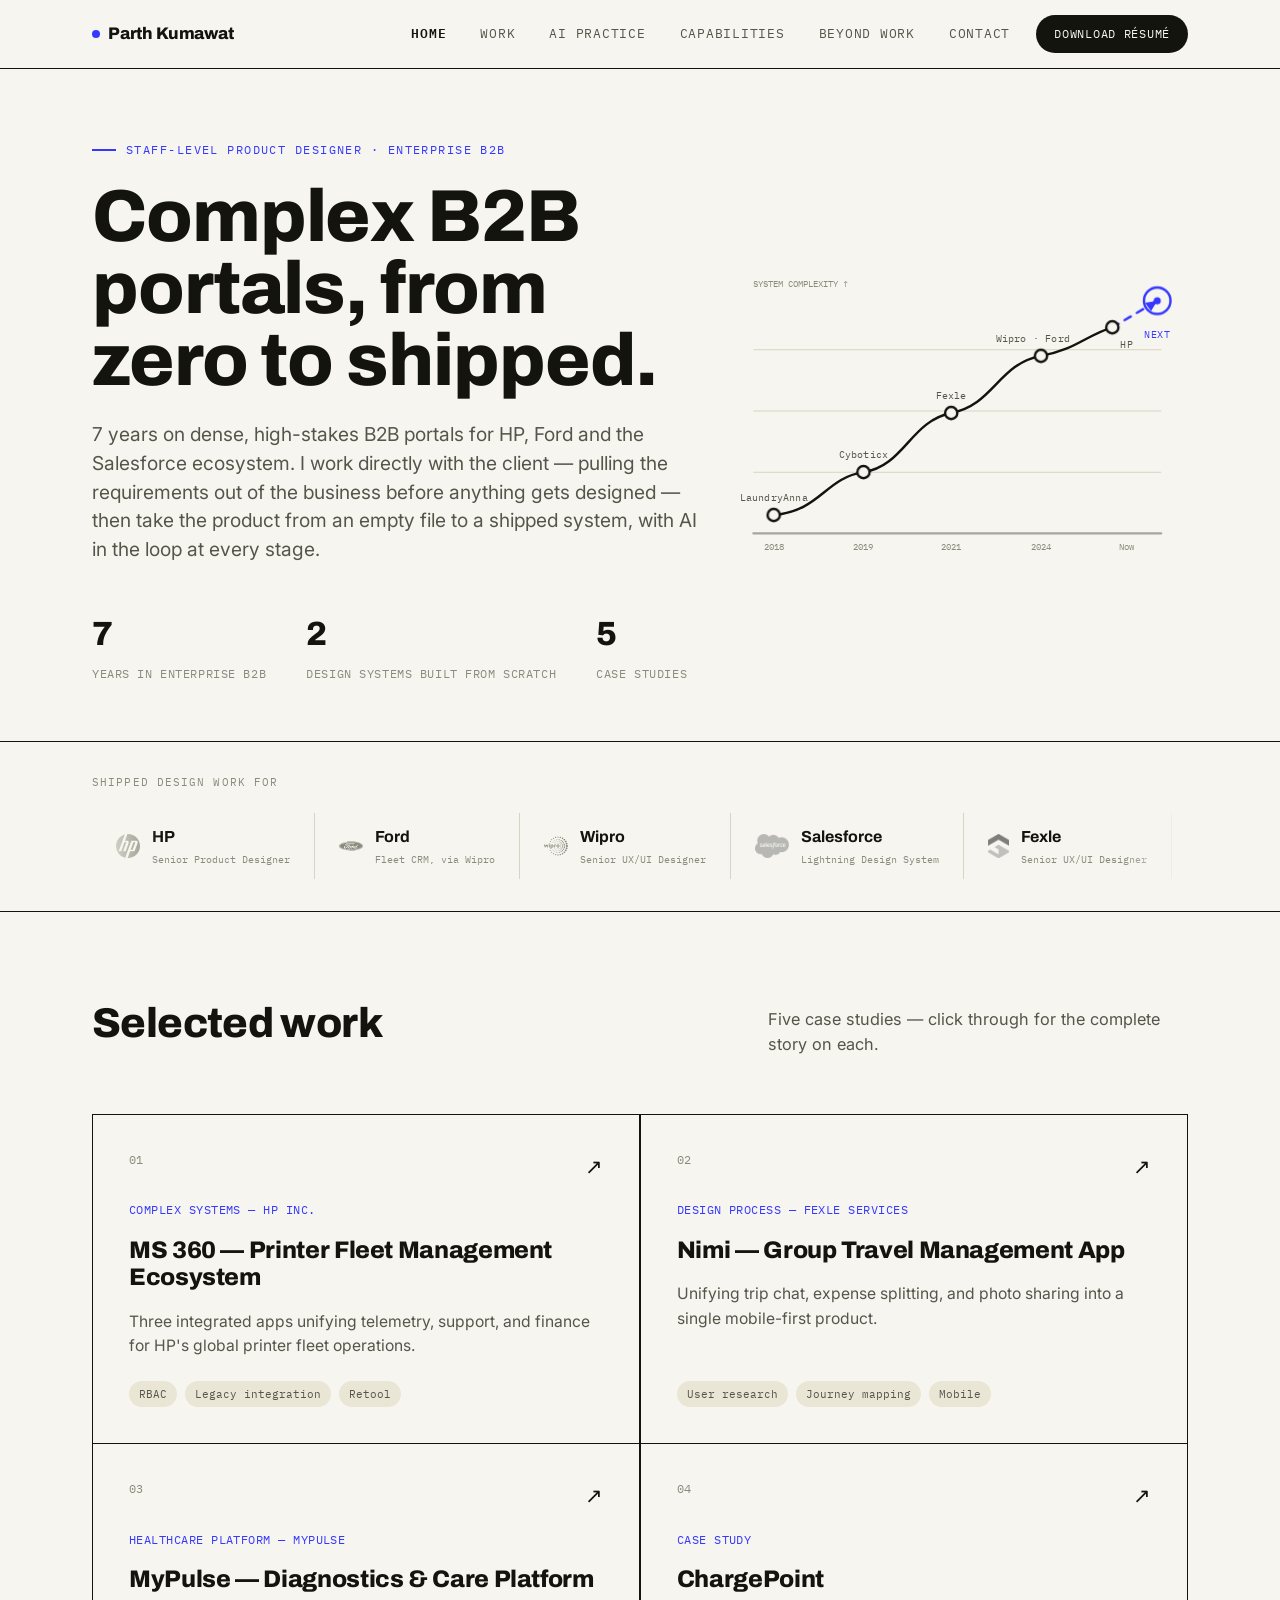
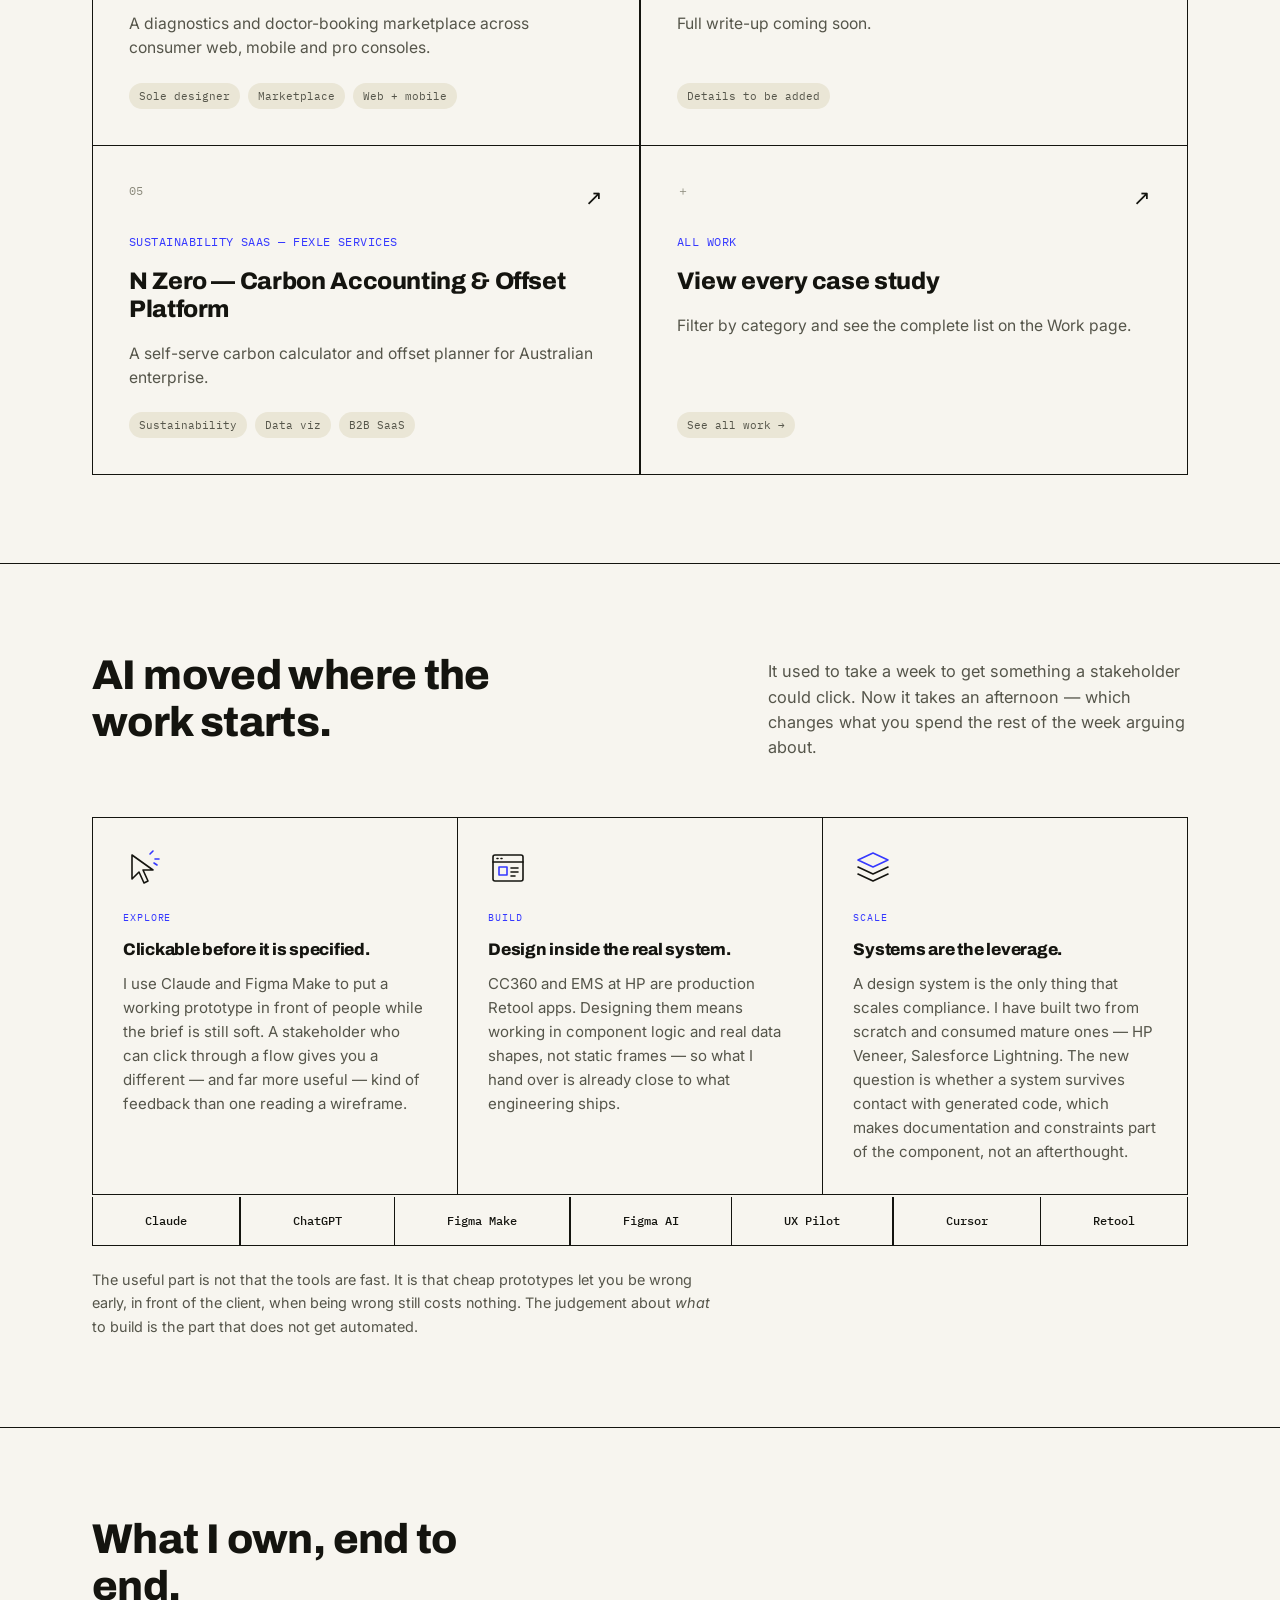
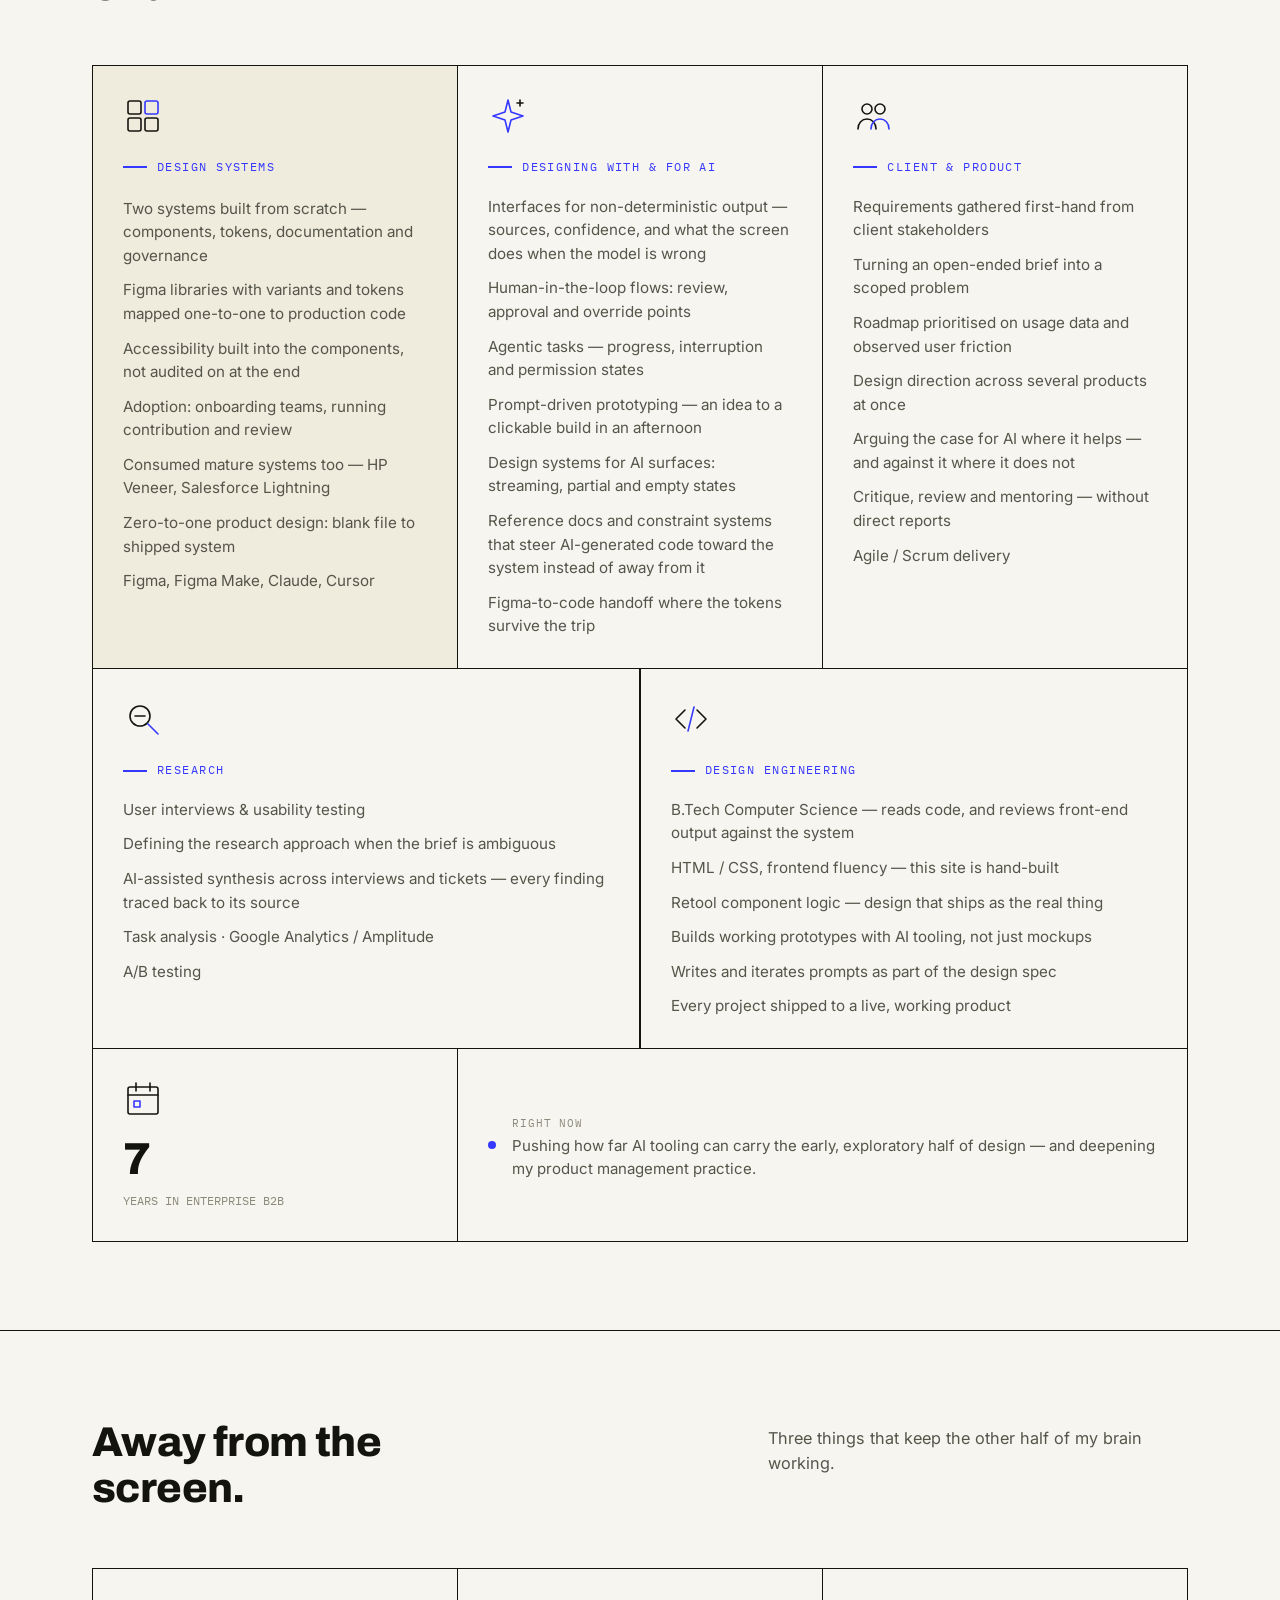
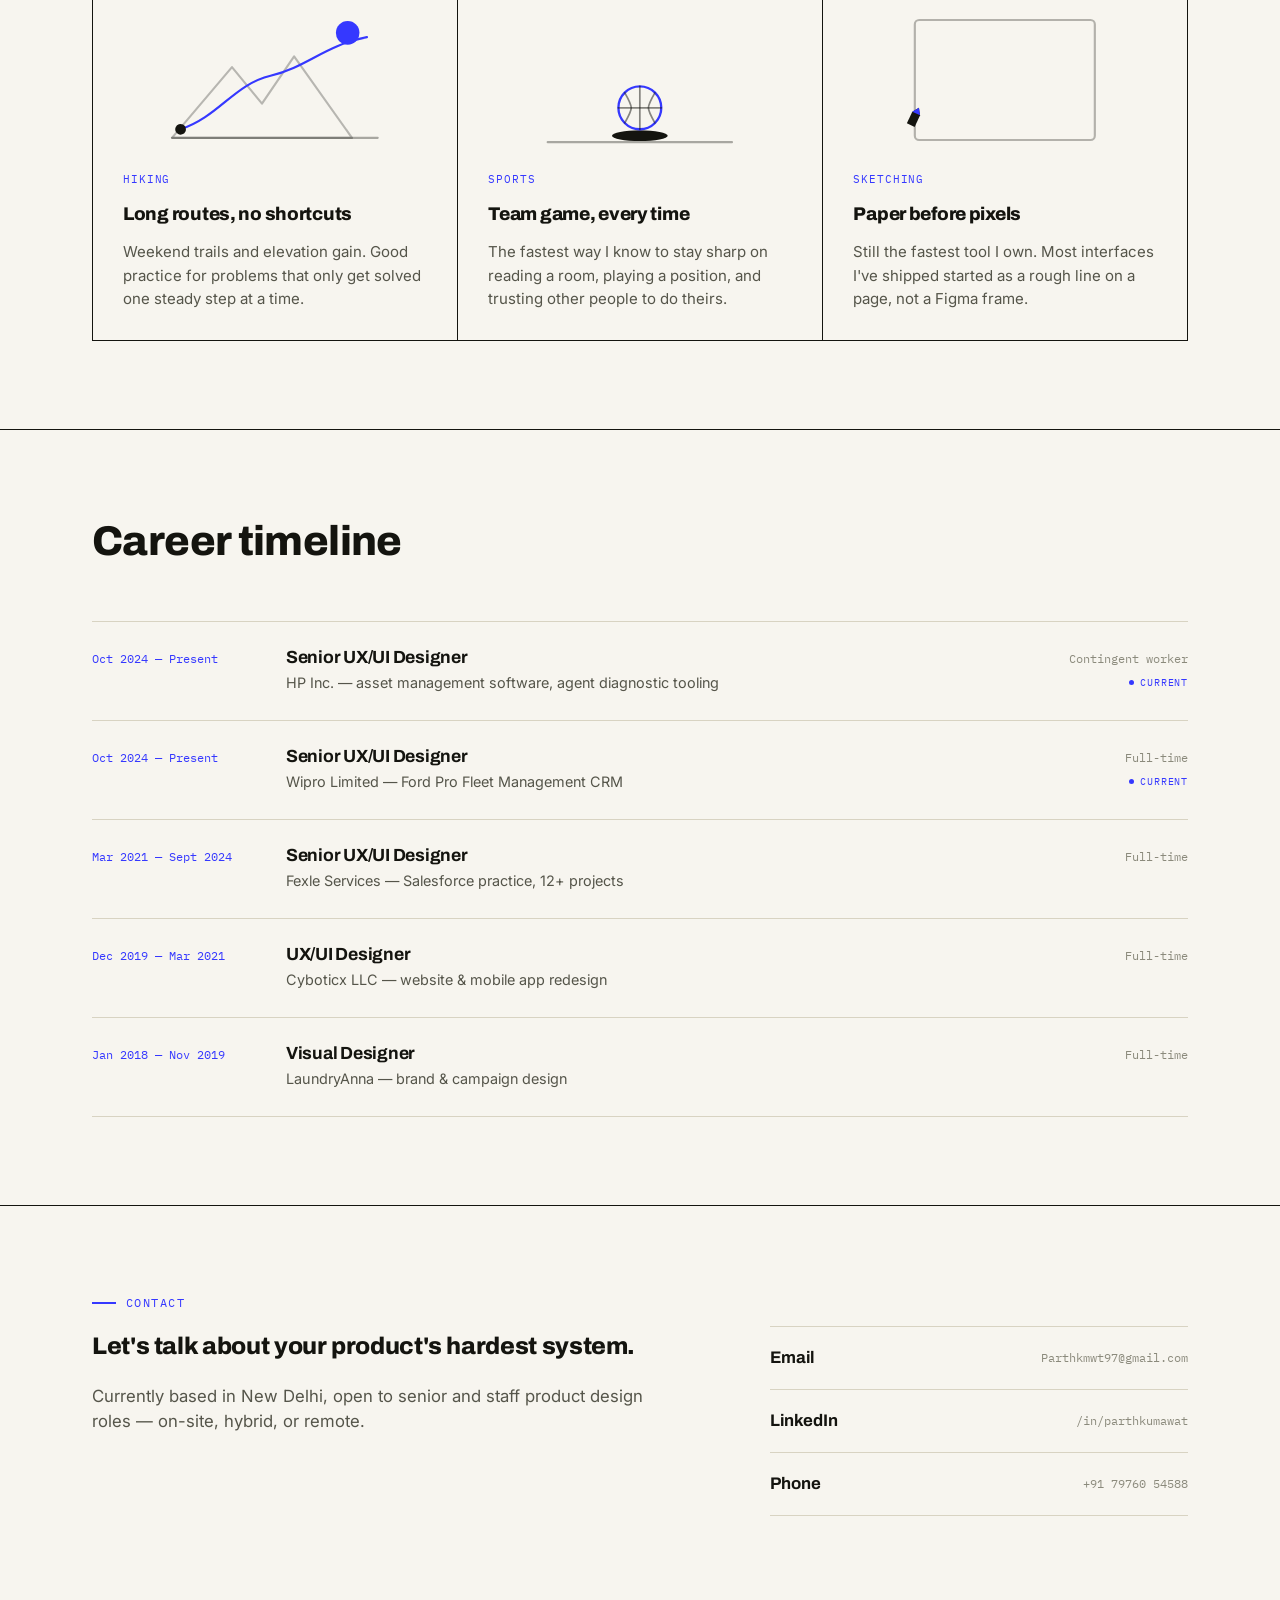
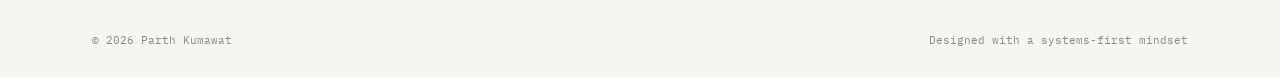
<file: index.html>
<!DOCTYPE html>
<html lang="en">
<head>
<meta charset="UTF-8">
<meta name="viewport" content="width=device-width, initial-scale=1.0">
<title>Parth Kumawat — Staff-level Product Designer, Enterprise B2B</title>
<meta name="description" content="Staff-level product designer with 7 years on complex B2B portals for HP, Ford and the Salesforce ecosystem. Design systems built from scratch, zero-to-one product work, and an AI-assisted practice. Based in New Delhi.">
<link rel="preconnect" href="https://fonts.googleapis.com">
<link rel="preconnect" href="https://fonts.gstatic.com" crossorigin>
<link href="https://fonts.googleapis.com/css2?family=Archivo:wght@700;800&family=Inter:wght@400;500;600&family=IBM+Plex+Mono:wght@400;500&display=swap" rel="stylesheet">
<style>
/* ===========================================================
   PARTH KUMAWAT — PORTFOLIO DESIGN SYSTEM v2
   "Dossier" editorial theme — paper, ink, one signal color.
   =========================================================== */

:root{
  --paper: #F7F5EF;
  --paper-2: #EFEBDD;
  --ink: #14140F;
  --ink-soft: #55554A;
  --ink-faint: #8B8A7C;
  --line: #D8D3C2;
  --line-strong: #14140F;
  --accent: #3538FF;
  --accent-ink: #F7F5EF;
  --tag-bg: #EAE6D6;
  --maxw: 1160px;
  --radius: 2px;
}

*{box-sizing:border-box;}
html{scroll-behavior:smooth;}
body{
  margin:0;
  background:var(--paper);
  color:var(--ink);
  font-family:'Inter', sans-serif;
  font-size:16px;
  line-height:1.55;
  -webkit-font-smoothing:antialiased;
}
h1,h2,h3,h4{
  font-family:'Archivo', sans-serif;
  font-weight:800;
  letter-spacing:-0.015em;
  line-height:1.12;
  margin:0;
  color:var(--ink);
}
a{color:inherit; text-decoration:none;}
img{max-width:100%; display:block;}
.mono{font-family:'IBM Plex Mono', monospace;}
::selection{background:var(--accent); color:var(--accent-ink);}

.wrap{max-width:var(--maxw); margin:0 auto; padding:0 32px;}
@media (max-width:640px){ .wrap{padding:0 20px;} }

/* ---------- TOP NAV ---------- */
.topnav{
  position:sticky; top:0; z-index:100;
  background:rgba(247,245,239,0.92);
  backdrop-filter:blur(8px);
  border-bottom:1.5px solid var(--line-strong);
}
.topnav .wrap{
  display:flex; align-items:center; justify-content:space-between;
  height:68px;
}
.topnav .brand{
  font-family:'Archivo', sans-serif; font-weight:800; font-size:1.05rem;
  letter-spacing:-0.01em;
  display:flex; align-items:center; gap:8px;
}
.topnav .brand .dot{width:8px; height:8px; border-radius:50%; background:var(--accent);}
.topnav nav{display:flex; align-items:center; gap:2px;}
.topnav nav a{
  font-family:'IBM Plex Mono', monospace; font-size:12.5px; text-transform:uppercase;
  letter-spacing:0.06em; color:var(--ink-soft);
  padding:10px 16px; border-radius:100px;
  transition:color .15s ease, background .15s ease;
}
.topnav nav a:hover{color:var(--ink); background:var(--paper-2);}
.topnav nav a.active{color:var(--ink); font-weight:600;}
.topnav .btn-resume{
  font-family:'IBM Plex Mono', monospace; font-size:12px; text-transform:uppercase;
  letter-spacing:0.06em;
  background:var(--ink); color:var(--paper);
  padding:10px 18px; border-radius:100px;
  margin-left:8px;
  transition:background .15s ease, transform .15s ease;
  white-space:nowrap;
}
.topnav .btn-resume:hover{background:var(--accent); transform:translateY(-1px);}
.nav-toggle{display:none; background:none; border:1.5px solid var(--ink); border-radius:6px; padding:8px 10px; cursor:pointer;}
.nav-toggle span{display:block; width:18px; height:2px; background:var(--ink); margin:3px 0;}
@media (max-width:860px){
  .topnav nav{
    position:fixed; top:68px; left:0; right:0;
    background:var(--paper);
    flex-direction:column; align-items:stretch;
    border-bottom:1.5px solid var(--line-strong);
    padding:8px 20px 20px;
    display:none;
  }
  .topnav nav.open{display:flex;}
  .topnav nav a{padding:14px 4px; border-bottom:1px solid var(--line);}
  .topnav .btn-resume{margin:12px 4px 0; text-align:center;}
  .nav-toggle{display:block;}
}

/* ---------- BREADCRUMB (case study pages) ---------- */
.breadcrumb{
  padding:20px 0;
  border-bottom:1px solid var(--line);
  font-family:'IBM Plex Mono', monospace; font-size:12px;
  color:var(--ink-faint);
}
.breadcrumb a{color:var(--ink-soft); border-bottom:1px solid var(--line);}
.breadcrumb a:hover{color:var(--accent); border-color:var(--accent);}

/* ---------- HERO ---------- */
.hero{padding:72px 0 56px; border-bottom:1.5px solid var(--line-strong);}

.hero-grid{display:grid; grid-template-columns:1.15fr 0.85fr; gap:40px; align-items:center;}
@media (max-width:900px){ .hero-grid{grid-template-columns:1fr;} }

.avatar-stage{
  perspective:900px;
  display:flex; align-items:center; justify-content:center;
  position:relative; min-height:340px;
}
.avatar-blob{
  position:absolute; width:340px; height:340px; border-radius:50%;
  background:radial-gradient(circle at 32% 28%, #5457FF 0%, #3538FF 45%, transparent 72%);
  opacity:0.18; filter:blur(6px);
  z-index:0;
}
.avatar-3d{
  position:relative; z-index:1;
  width:260px; transform-style:preserve-3d;
  transition:transform .25s cubic-bezier(.2,.7,.3,1);
  filter:drop-shadow(0 22px 30px rgba(20,20,15,0.18));
}
.avatar-svg{width:100%; height:auto; display:block;}
.avatar-tag{
  position:absolute; bottom:6px; left:50%; transform:translateX(-50%);
  font-family:'IBM Plex Mono'; font-size:10.5px; color:var(--ink-faint);
  background:var(--paper); padding:5px 12px; border:1px solid var(--line-strong); border-radius:100px;
  white-space:nowrap; z-index:2;
}
@media (prefers-reduced-motion: reduce){ .avatar-3d{transition:none;} }
.eyebrow{
  font-family:'IBM Plex Mono', monospace; font-size:12px; text-transform:uppercase;
  letter-spacing:0.12em; color:var(--accent);
  display:flex; align-items:center; gap:10px; margin-bottom:20px;
}
.eyebrow::before{content:''; width:24px; height:2px; background:var(--accent);}
h1.hero-title{
  font-size:clamp(2.4rem, 6vw, 4.6rem);
  line-height:0.98;
  max-width:14ch;
}
.hero-sub{
  margin-top:24px; font-size:1.2rem; color:var(--ink-soft);
  max-width:52ch; line-height:1.5;
}
.hero-badge{
  display:inline-flex; align-items:center; gap:8px;
  margin-top:24px;
  padding:8px 16px; border:1.5px solid var(--accent); border-radius:100px;
  font-family:'IBM Plex Mono', monospace; font-size:12px; color:var(--accent); font-weight:500;
}
.hero-badge .dot{width:7px; height:7px; border-radius:50%; background:var(--accent);}
.hero-stats{display:flex; gap:40px; margin-top:44px; flex-wrap:wrap;}
.hero-stats div strong{
  display:block; font-family:'Archivo'; font-size:2.1rem; font-weight:800;
}
.hero-stats div span{
  font-family:'IBM Plex Mono'; font-size:11.5px; color:var(--ink-faint); text-transform:uppercase; letter-spacing:0.05em;
}

/* ---------- COMPANIES STRIP ---------- */
.companies{padding:32px 0; border-bottom:1.5px solid var(--line-strong);}
.companies .cs-label{
  font-family:'IBM Plex Mono'; font-size:11px; text-transform:uppercase;
  letter-spacing:0.1em; color:var(--ink-faint); margin-bottom:22px;
}
.logo-marquee{
  overflow:hidden; width:100%;
  -webkit-mask-image:linear-gradient(to right, transparent, black 6%, black 94%, transparent);
  mask-image:linear-gradient(to right, transparent, black 6%, black 94%, transparent);
}
.logo-track{
  display:flex; width:max-content;
  animation:logo-scroll 32s linear infinite;
}
.logo-track:hover{animation-play-state:paused;}
@keyframes logo-scroll{
  from{transform:translateX(0);}
  to{transform:translateX(-50%);}
}
@media (prefers-reduced-motion: reduce){
  .logo-track{animation:none;}
  .logo-marquee{overflow-x:auto;}
}
.logo-row{display:flex; flex-wrap:nowrap; flex-shrink:0;}
.logo-item{
  display:flex; align-items:center; gap:12px;
  padding:12px 24px; border-right:1px solid var(--line);
  white-space:nowrap;
}
.logo-item:last-child{border-right:none;}
.logo-item .lg-icon{width:24px; height:24px; flex-shrink:0; fill:var(--ink-faint); transition:fill .2s ease;}
.logo-item:hover .lg-icon{fill:var(--ink);}
.logo-item:hover .lg-icon.hp-mark{fill:#0096D6;}
.logo-item:hover .lg-icon.ford-mark{fill:#00274E;}
.logo-item:hover .lg-icon.wipro-mark{fill:#341C53;}
.logo-item:hover .lg-icon.salesforce-mark{fill:#00A1E0;}
.logo-item .lg-img{height:24px; width:auto; max-width:110px; object-fit:contain; flex-shrink:0; filter:grayscale(1) opacity(0.55); transition:filter .2s ease;}
.logo-item .lg-img.wide{max-width:120px;}
.logo-item:hover .lg-img{filter:grayscale(0) opacity(1);}
.logo-item .lg-placeholder{width:24px; height:24px; display:flex; align-items:center; justify-content:center; flex-shrink:0;}
.logo-item .lg-placeholder .dot{width:8px; height:8px; border-radius:50%; background:var(--line-strong); transition:background .2s ease;}
.logo-item:hover .lg-placeholder .dot{background:var(--accent);}
.logo-item .lg-text{display:flex; flex-direction:column;}
.logo-item .lg-name{font-family:'Archivo'; font-weight:700; font-size:1rem;}
.logo-item .lg-role{font-family:'IBM Plex Mono'; font-size:10px; color:var(--ink-faint); margin-top:2px;}


/* ---------- SECTION SCAFFOLDING ---------- */
section{padding:88px 0; border-bottom:1.5px solid var(--line-strong);}
section:last-of-type{border-bottom:none;}
.section-head{
  display:flex; justify-content:space-between; align-items:flex-start;
  gap:20px 48px; margin-bottom:56px; flex-wrap:wrap;
}
.section-head h2{font-size:clamp(1.8rem, 3.4vw, 2.6rem); max-width:16ch;}
.section-head p{color:var(--ink-soft); max-width:42ch; margin:0; font-size:1.02rem; padding-top:7px;}

/* ---------- FILTER TAGS (Work page) ---------- */
.filter-bar{display:flex; flex-wrap:wrap; gap:10px; margin-bottom:44px;}
.filter-tag{
  font-family:'IBM Plex Mono'; font-size:12px; text-transform:uppercase; letter-spacing:0.04em;
  padding:9px 16px; border:1.5px solid var(--line-strong); border-radius:100px;
  background:transparent; color:var(--ink); cursor:pointer;
  transition:background .15s ease, color .15s ease;
}
.filter-tag:hover{background:var(--paper-2);}
.filter-tag.active{background:var(--ink); color:var(--paper); border-color:var(--ink);}

/* ---------- CASE STUDY CARDS ---------- */
.case-grid{display:grid; grid-template-columns:repeat(2, 1fr); gap:1.5px; background:var(--line-strong); border:1.5px solid var(--line-strong);}
@media (max-width:860px){ .case-grid{grid-template-columns:1fr;} }
.case-card{
  background:var(--paper); padding:36px; display:flex; flex-direction:column; gap:18px;
  transition:background .18s ease;
  position:relative;
}
.case-card:hover{background:var(--paper-2);}
.case-card .cc-top{display:flex; justify-content:space-between; align-items:flex-start;}
.case-card .cc-index{font-family:'IBM Plex Mono'; font-size:12px; color:var(--ink-faint);}
.case-card .cc-arrow{
  font-family:'Archivo'; font-size:1.3rem; transition:transform .2s ease;
}
.case-card:hover .cc-arrow{transform:translate(4px,-4px);}
.case-card h3{font-size:1.5rem; line-height:1.15;}
.case-card .cc-meta{font-family:'IBM Plex Mono'; font-size:11.5px; color:var(--accent); text-transform:uppercase; letter-spacing:0.04em;}
.case-card p.cc-desc{color:var(--ink-soft); margin:0; font-size:0.98rem; flex-grow:1;}
.case-card .cc-tags{display:flex; flex-wrap:wrap; gap:8px; margin-top:4px;}
.case-card .cc-tags span{
  font-family:'IBM Plex Mono'; font-size:10.5px; color:var(--ink-soft);
  background:var(--tag-bg); padding:5px 10px; border-radius:100px;
}
.case-card .cc-stats{display:flex; gap:24px; padding-top:16px; border-top:1px solid var(--line);}
.case-card .cc-stats div strong{display:block; font-family:'Archivo'; font-size:1.3rem;}
.case-card .cc-stats div span{font-family:'IBM Plex Mono'; font-size:10px; color:var(--ink-faint);}
.case-card.dimmed{opacity:0.35; pointer-events:none;}

/* ---------- APPROACH PRINCIPLES ---------- */
.principle-list{display:flex; flex-direction:column;}
.principle{
  display:grid; grid-template-columns:64px 1fr; gap:24px;
  padding:28px 0; border-top:1px solid var(--line);
}
.principle:last-child{border-bottom:1px solid var(--line);}
.principle .num{font-family:'IBM Plex Mono'; color:var(--accent); font-size:13px; padding-top:4px;}
.principle h3{font-size:1.15rem; margin-bottom:8px; font-weight:700;}
.principle p{color:var(--ink-soft); margin:0;}

/* ---------- BENTO CAPABILITIES ---------- */
.bento{
  display:grid; grid-template-columns:repeat(6,1fr);
  grid-template-areas:
    "craft craft ai ai product product"
    "research research research technical technical technical"
    "stat stat now now now now";
  gap:1.5px; background:var(--line-strong); border:1.5px solid var(--line-strong);
}
.bento-cell{background:var(--paper); padding:30px;}
.bento-cell.featured{background:var(--paper-2);}
.bento-craft{grid-area:craft;}
.bento-ai{grid-area:ai;} .bento-product{grid-area:product;}
.bento-stat{grid-area:stat; display:flex; flex-direction:column; justify-content:center;}
.bento-research{grid-area:research;} .bento-technical{grid-area:technical;}
.bento-now{grid-area:now; display:flex; align-items:center; gap:16px;}
.bento-now > div{flex:1 1 0; min-width:0;}
@media (max-width:900px){
  .bento{grid-template-columns:1fr; grid-template-areas:"craft" "ai" "product" "research" "technical" "stat" "now";}
}
.bento-cell ul{list-style:none; margin:0; padding:0; display:flex; flex-direction:column; gap:11px;}
.bento-cell li{font-size:0.95rem; color:var(--ink-soft);}
.bento-cell .big-stat{font-family:'Archivo'; font-size:2.8rem; font-weight:800; line-height:1;}
.bento-cell .big-stat + span{display:block; margin-top:10px; font-family:'IBM Plex Mono'; font-size:12px; color:var(--ink-faint);}
.bento-now .now-dot{width:8px; height:8px; border-radius:50%; background:var(--accent); flex-shrink:0;}
.bento-now p{margin:0; color:var(--ink-soft); font-size:0.94rem;}
.bento-now .now-tag{font-family:'IBM Plex Mono'; font-size:11px; color:var(--ink-faint); text-transform:uppercase; letter-spacing:0.08em;}

/* ---------- CASE CARD ART + STATUS ---------- */
.cc-art{
  height:104px; margin:-6px 0 2px;
  display:flex; align-items:center; justify-content:flex-start;
}
.cc-art svg{height:100%; width:auto; overflow:visible;}
.cc-stroke{fill:none; stroke:var(--ink); stroke-width:2; stroke-linecap:round; stroke-linejoin:round;}
.cc-accent{fill:none; stroke:var(--accent); stroke-width:2; stroke-linecap:round; stroke-linejoin:round;}
.cc-fill-ink{fill:var(--ink);}
.cc-fill-accent{fill:var(--accent);}
.cc-faint{opacity:0.3;}

.case-card:hover .cc-pulse{animation:cc-pulse 1.6s ease-in-out infinite;}
@keyframes cc-pulse{
  0%,100%{opacity:1;}
  50%{opacity:0.35;}
}
.case-card:hover .cc-slide{animation:cc-slide 1.8s ease-in-out infinite;}
@keyframes cc-slide{
  0%,100%{transform:translateX(0);}
  50%{transform:translateX(6px);}
}
@media (prefers-reduced-motion: reduce){
  .cc-pulse,.cc-slide{animation:none !important;}
}

.cc-status{
  display:inline-flex; align-items:center; gap:7px;
  font-family:'IBM Plex Mono'; font-size:10.5px; text-transform:uppercase;
  letter-spacing:0.07em; color:var(--ink-faint);
  border:1px solid var(--line); border-radius:100px;
  padding:5px 11px; align-self:flex-start;
}
.cc-status .st-dot{
  width:6px; height:6px; border-radius:50%; background:var(--ink-faint);
}
.cc-status.live{color:var(--ink); border-color:var(--line-strong);}
.cc-status.live .st-dot{background:var(--accent);}

/* ---------- WORK SUMMARY ROW ---------- */
.work-summary{
  display:flex; gap:44px; flex-wrap:wrap;
  padding:26px 0 0;
}
.work-summary div strong{
  display:block; font-family:'Archivo'; font-size:1.9rem; font-weight:800; line-height:1;
}
.work-summary div span{
  font-family:'IBM Plex Mono'; font-size:11px; color:var(--ink-faint);
  text-transform:uppercase; letter-spacing:0.05em; margin-top:6px; display:block;
}

/* ---------- HERO CAREER VECTOR ---------- */
.career-stage{
  display:flex; align-items:center; justify-content:center;
  min-height:300px; width:100%;
}
.career-stage svg{width:100%; height:auto; overflow:visible;}

.cv-grid{stroke:var(--line); stroke-width:1;}
.cv-axis{stroke:var(--ink); stroke-width:2; stroke-linecap:round; opacity:0.35;}
.cv-label{
  font-family:'IBM Plex Mono', monospace; font-size:10px;
  fill:var(--ink-soft); letter-spacing:0.02em;
}
.cv-year{
  font-family:'IBM Plex Mono', monospace; font-size:8.5px;
  fill:var(--ink-faint);
}
.cv-goal-label{
  font-family:'IBM Plex Mono', monospace; font-size:9.5px;
  fill:var(--accent); letter-spacing:0.06em;
}

.cv-path{
  fill:none; stroke:var(--ink); stroke-width:2.4;
  stroke-linecap:round; stroke-linejoin:round;
  stroke-dasharray:520; stroke-dashoffset:520;
  animation:cv-draw 2.2s cubic-bezier(.4,.1,.3,1) forwards;
}
.cv-future{
  fill:none; stroke:var(--accent); stroke-width:2.4;
  stroke-linecap:round; stroke-dasharray:7 7;
  opacity:0; animation:cv-fade-in .7s ease 2.1s forwards, cv-march 1.4s linear 2.1s infinite;
}
.cv-arrow{
  fill:var(--accent); opacity:0;
  animation:cv-fade-in .5s ease 2.7s forwards;
}
.cv-node{
  fill:var(--paper); stroke:var(--ink); stroke-width:2.4;
  opacity:0; transform-box:fill-box; transform-origin:center;
  animation:cv-pop .5s cubic-bezier(.3,1.4,.5,1) forwards;
}
.cv-node-text{opacity:0; animation:cv-fade-in .5s ease forwards;}
.cv-n1{animation-delay:.35s;} .cv-n2{animation-delay:.7s;}
.cv-n3{animation-delay:1.05s;} .cv-n4{animation-delay:1.4s;}
.cv-n5{animation-delay:1.75s;}

.cv-goal{
  fill:none; stroke:var(--accent); stroke-width:2.4;
  opacity:0; transform-box:fill-box; transform-origin:center;
  animation:cv-fade-in .5s ease 2.8s forwards, cv-ring 2.6s ease-in-out 3.2s infinite;
}
.cv-goal-core{
  fill:var(--accent); opacity:0;
  animation:cv-fade-in .5s ease 2.9s forwards;
}
.cv-spark{
  stroke:var(--accent); stroke-width:2; stroke-linecap:round; fill:none;
  opacity:0; animation:cv-spark 2.6s ease-in-out 3.4s infinite;
}

@keyframes cv-draw{ to{stroke-dashoffset:0;} }
@keyframes cv-fade-in{ to{opacity:1;} }
@keyframes cv-pop{
  0%{opacity:0; transform:scale(.2);}
  100%{opacity:1; transform:scale(1);}
}
@keyframes cv-march{ to{stroke-dashoffset:-28;} }
@keyframes cv-ring{
  0%,100%{transform:scale(1); opacity:1;}
  50%{transform:scale(1.18); opacity:.45;}
}
@keyframes cv-spark{
  0%,100%{opacity:0;}
  40%,60%{opacity:.9;}
}
@media (prefers-reduced-motion: reduce){
  .cv-path,.cv-future,.cv-arrow,.cv-node,.cv-node-text,.cv-goal,.cv-goal-core,.cv-spark{
    animation:none; opacity:1; stroke-dashoffset:0;
  }
}

/* ---------- CASE STUDY CONTENT ---------- */
.cs-meta-bar{
  display:grid; grid-template-columns:repeat(4,1fr); gap:1.5px;
  background:var(--line-strong); border:1.5px solid var(--line-strong);
  margin-top:36px;
}
@media (max-width:760px){ .cs-meta-bar{grid-template-columns:repeat(2,1fr);} }
.cs-meta-cell{background:var(--paper); padding:20px;}
.cs-meta-cell .k{
  font-family:'IBM Plex Mono'; font-size:10px; text-transform:uppercase;
  letter-spacing:0.08em; color:var(--ink-faint); display:block; margin-bottom:6px;
}
.cs-meta-cell .v{font-family:'Archivo'; font-weight:700; font-size:0.98rem; line-height:1.3;}

.cs-block{padding:64px 0; border-bottom:1px solid var(--line);}
.cs-block:last-child{border-bottom:none;}
.sub-label{
  font-family:'IBM Plex Mono'; font-size:12px; text-transform:uppercase;
  letter-spacing:0.1em; color:var(--accent); display:block; margin-bottom:20px; font-weight:500;
}
.cs-lede{font-size:1.05rem; color:var(--ink-soft); max-width:70ch; margin:0 0 8px;}
.cs-block h2{font-size:1.7rem; margin-bottom:16px; max-width:20ch;}

.eco-grid{
  display:grid; grid-template-columns:repeat(3,1fr); gap:1.5px;
  background:var(--line-strong); border:1.5px solid var(--line-strong); margin-top:28px;
}
@media (max-width:860px){ .eco-grid{grid-template-columns:1fr;} }
.eco-card{background:var(--paper); padding:28px;}
.eco-card .tag-mini{
  font-family:'IBM Plex Mono'; font-size:11px; color:var(--accent);
  display:block; margin-bottom:10px; letter-spacing:0.04em;
}
.eco-card h3{font-size:1.1rem; margin-bottom:16px;}
.eco-card .label{
  display:block; font-family:'IBM Plex Mono'; font-size:10px; text-transform:uppercase;
  color:var(--ink-faint); margin:16px 0 5px; letter-spacing:0.06em;
}
.eco-card .label:first-of-type{margin-top:0;}
.eco-card p{margin:0; color:var(--ink-soft); font-size:0.9rem;}

.persona-grid{
  display:grid; grid-template-columns:repeat(auto-fit,minmax(240px,1fr)); gap:1.5px;
  background:var(--line-strong); border:1.5px solid var(--line-strong); margin-top:28px;
}
.persona-card{background:var(--paper); padding:28px;}
.persona-card .ptag{
  font-family:'IBM Plex Mono'; font-size:11px; color:var(--accent); display:block; margin-bottom:8px;
}
.persona-card h3{font-size:1.1rem; margin-bottom:4px;}
.persona-card .psub{color:var(--ink-faint); font-size:0.84rem; display:block; margin-bottom:18px;}
.persona-card .label{
  display:block; font-family:'IBM Plex Mono'; font-size:10px; text-transform:uppercase;
  color:var(--ink-faint); margin:16px 0 7px; letter-spacing:0.06em;
}
.persona-card .label:first-of-type{margin-top:0;}
.persona-card ul{margin:0; padding-left:16px; color:var(--ink-soft); font-size:0.88rem; display:flex; flex-direction:column; gap:6px;}

.flow-chain{display:flex; flex-wrap:wrap; align-items:stretch; margin-top:28px;}
.flow-step{
  flex:1 1 150px; min-width:140px; padding:18px 20px;
  border:1.5px solid var(--line-strong); margin-right:-1.5px;
  display:flex; flex-direction:column; gap:8px; background:var(--paper);
}
.flow-step .fs-num{font-family:'IBM Plex Mono'; font-size:11px; color:var(--accent);}
.flow-step h3{font-size:0.95rem; font-weight:700; margin:0;}
@media (max-width:760px){
  .flow-chain{flex-direction:column;}
  .flow-step{margin-right:0; margin-bottom:-1.5px;}
}

.impact-grid{
  display:grid; grid-template-columns:repeat(auto-fit,minmax(230px,1fr)); gap:1.5px;
  background:var(--line-strong); border:1.5px solid var(--line-strong); margin-top:28px;
}
.impact-card{background:var(--paper); padding:26px;}
.impact-card .ic-label{
  font-family:'IBM Plex Mono'; font-size:11px; color:var(--accent);
  text-transform:uppercase; letter-spacing:0.06em; display:block; margin-bottom:10px;
}
.impact-card p{margin:0; color:var(--ink-soft); font-size:0.9rem;}

.role-split{display:grid; grid-template-columns:1fr 1fr; gap:36px; margin-top:28px;}
@media (max-width:760px){ .role-split{grid-template-columns:1fr; gap:24px;} }
.role-split .label{
  display:block; font-family:'IBM Plex Mono'; font-size:11px; text-transform:uppercase;
  color:var(--ink-faint); margin-bottom:14px; letter-spacing:0.06em;
}
.role-split ul{margin:0; padding-left:18px; color:var(--ink-soft); font-size:0.92rem; display:flex; flex-direction:column; gap:9px;}

.ia-tree{font-family:'IBM Plex Mono'; font-size:0.86rem; margin-top:28px;}
.ia-tree .root{
  font-family:'Archivo'; font-weight:700; font-size:1rem; display:block; margin-bottom:16px;
}
.ia-branches{display:grid; grid-template-columns:repeat(3,1fr); gap:24px;}
@media (max-width:860px){ .ia-branches{grid-template-columns:1fr;} }
.ia-branch{border-left:2px solid var(--line-strong); padding-left:16px;}
.ia-branch .app{color:var(--accent); font-weight:500; display:block; margin-bottom:10px;}
.ia-branch ul{list-style:none; margin:0; padding:0; display:flex; flex-direction:column; gap:7px; color:var(--ink-soft);}

/* before/after compare */
.compare{
  position:relative; border:1.5px solid var(--line-strong); overflow:hidden;
  cursor:ew-resize; user-select:none; background:var(--paper-2);
  aspect-ratio:16/9; margin-top:28px;
}
.compare img.base{display:block; width:100%; height:100%; object-fit:cover;}
.compare .compare-after{
  position:absolute; top:0; left:0; height:100%; width:50%;
  overflow:hidden; border-right:2px solid var(--accent);
}
.compare .compare-after img{
  position:absolute; top:0; left:0;
  width:var(--compare-w,1000px); max-width:none; height:100%; object-fit:cover;
}
.compare-handle{
  position:absolute; top:50%; left:50%; width:40px; height:40px;
  background:var(--accent); border-radius:50%; transform:translate(-50%,-50%);
  display:flex; align-items:center; justify-content:center;
  font-family:'IBM Plex Mono'; font-size:15px; color:var(--accent-ink); pointer-events:none;
}
.compare-label{
  position:absolute; bottom:14px; font-family:'IBM Plex Mono'; font-size:10px;
  text-transform:uppercase; letter-spacing:0.06em; color:var(--paper);
  background:rgba(20,20,15,0.75); padding:5px 10px; pointer-events:none;
}
.compare-label.left{left:14px;} .compare-label.right{right:14px;}
.artifact-caption{margin-top:12px; font-family:'IBM Plex Mono'; font-size:11px; color:var(--ink-faint);}

/* next / prev case study nav */
.cs-next{
  display:flex; justify-content:space-between; align-items:center; gap:20px;
  padding:32px 0; border-top:1.5px solid var(--line-strong); flex-wrap:wrap;
}
.cs-next .nx-label{font-family:'IBM Plex Mono'; font-size:11px; color:var(--ink-faint); text-transform:uppercase; letter-spacing:0.08em;}
.cs-next a{font-family:'Archivo'; font-weight:800; font-size:1.4rem; transition:color .15s ease;}
.cs-next a:hover{color:var(--accent);}

/* ---------- DEMOGRAPHIC CHART ---------- */
.demo-chart{margin-top:32px;}
.demo-chart svg{width:100%; height:auto; display:block; overflow:visible;}
.dc-bar{fill:var(--line); transition:fill .2s ease;}
.dc-bar.peak{fill:var(--accent);}
.dc-bar-group:hover .dc-bar{fill:var(--ink);}
.dc-bar-anim{
  transform-box:fill-box; transform-origin:bottom;
  animation:dc-grow 1s cubic-bezier(.2,.8,.3,1) forwards;
  transform:scaleY(0);
}
.dc-b1{animation-delay:.05s;} .dc-b2{animation-delay:.15s;}
.dc-b3{animation-delay:.25s;} .dc-b4{animation-delay:.35s;} .dc-b5{animation-delay:.45s;}
@keyframes dc-grow{to{transform:scaleY(1);}}
.dc-pct{font-family:'Archivo'; font-weight:800; font-size:15px; fill:var(--ink);}
.dc-pct.peak{fill:var(--accent);}
.dc-age{font-family:'IBM Plex Mono'; font-size:11px; fill:var(--ink); font-weight:500;}
.dc-note{font-family:'Inter'; font-size:9.5px; fill:var(--ink-faint);}
.dc-axis{stroke:var(--line-strong); stroke-width:1.5;}
@media (prefers-reduced-motion: reduce){ .dc-bar-anim{animation:none; transform:scaleY(1);} }

/* ---------- JOURNEY MAP ---------- */
.jmap-scroll{overflow-x:auto; margin-top:32px; padding-bottom:8px;}
.jmap{
  display:grid; grid-template-columns:112px repeat(5, minmax(168px,1fr));
  gap:1.5px; background:var(--line-strong);
  border:1.5px solid var(--line-strong); min-width:1000px;
}
.jm-cell{background:var(--paper); padding:14px 14px;}
.jm-cell.head{
  background:var(--ink); color:var(--paper);
  font-family:'Archivo'; font-weight:700; font-size:0.92rem;
  display:flex; align-items:center;
}
.jm-cell.rowlabel{
  background:var(--paper-2);
  font-family:'IBM Plex Mono'; font-size:10px; text-transform:uppercase;
  letter-spacing:0.06em; color:var(--ink-soft); display:flex; align-items:center;
}
.jm-cell ul{margin:0; padding-left:14px; display:flex; flex-direction:column; gap:6px;}
.jm-cell li{font-size:0.82rem; color:var(--ink-soft); line-height:1.4;}
.jm-cell.pos li{color:var(--ink);}
.jm-dot{
  display:inline-block; width:6px; height:6px; border-radius:50%;
  margin-right:6px; vertical-align:middle;
}
.jm-dot.neg{background:#C0492F;} .jm-dot.pos{background:var(--accent);}
.jmap-hint{
  font-family:'IBM Plex Mono'; font-size:10.5px; color:var(--ink-faint); margin-top:10px;
}

/* ---------- TEAM COMPOSITION ---------- */
.team-split{display:grid; grid-template-columns:1fr 1fr; gap:1.5px; background:var(--line-strong); border:1.5px solid var(--line-strong); margin-top:28px;}
@media (max-width:700px){ .team-split{grid-template-columns:1fr;} }
.team-col{background:var(--paper); padding:26px;}
.team-col .tc-label{
  font-family:'IBM Plex Mono'; font-size:10px; text-transform:uppercase;
  letter-spacing:0.08em; color:var(--ink-faint); display:block; margin-bottom:16px;
}
.team-col ul{list-style:none; margin:0; padding:0; display:flex; flex-direction:column; gap:10px;}
.team-col li{display:flex; align-items:center; gap:10px; font-size:0.92rem; color:var(--ink-soft);}
.team-col li .tc-bullet{width:7px; height:7px; border-radius:50%; background:var(--line-strong); flex-shrink:0;}
.team-col li.me{font-weight:600; color:var(--ink);}
.team-col li.me .tc-bullet{background:var(--accent); box-shadow:0 0 0 4px rgba(53,56,255,0.14);}

/* ---------- WIP VISUAL SLOTS ---------- */
.slot-grid{display:grid; grid-template-columns:repeat(auto-fit,minmax(200px,1fr)); gap:14px; margin-top:28px;}
.slot{
  border:1.5px dashed var(--line-strong); border-radius:4px;
  background:var(--paper-2); padding:28px 18px; text-align:center;
}
.slot .s-name{
  font-family:'IBM Plex Mono'; font-size:11px; text-transform:uppercase;
  letter-spacing:0.06em; color:var(--ink-soft); display:block;
}
.slot .s-sub{font-family:'Inter'; font-size:11px; color:var(--ink-faint); margin-top:6px; display:block;}

/* ---------- HOBBIES ---------- */
.hobby-grid{
  display:grid; grid-template-columns:repeat(3, 1fr);
  gap:1.5px; background:var(--line-strong);
  border:1.5px solid var(--line-strong);
}
@media (max-width:820px){ .hobby-grid{grid-template-columns:1fr;} }
.hobby-card{
  background:var(--paper); padding:36px 30px 30px;
  display:flex; flex-direction:column; gap:16px;
  transition:background .2s ease;
}
.hobby-card:hover{background:var(--paper-2);}
.hobby-art{height:150px; display:flex; align-items:center; justify-content:center;}
.hobby-art svg{width:100%; height:100%; overflow:visible;}
.hobby-card h3{font-size:1.15rem;}
.hobby-card p{margin:0; color:var(--ink-soft); font-size:0.94rem;}
.hobby-card .hobby-tag{
  font-family:'IBM Plex Mono'; font-size:11px; color:var(--accent);
  text-transform:uppercase; letter-spacing:0.08em;
}

/* shared stroke styling */
.hb-stroke{fill:none; stroke:var(--ink); stroke-width:2; stroke-linecap:round; stroke-linejoin:round;}
.hb-accent{fill:none; stroke:var(--accent); stroke-width:2; stroke-linecap:round; stroke-linejoin:round;}
.hb-fill-accent{fill:var(--accent);}
.hb-fill-ink{fill:var(--ink);}

/* --- HIKING: path draws itself, then hiker dot travels it --- */
.hike-path{
  stroke-dasharray:300; stroke-dashoffset:300;
  animation:hb-draw 2.4s ease forwards;
}
.hike-walker{
  offset-path:path('M12,116 C48,104 62,74 96,66 C130,58 146,38 186,30');
  offset-distance:0%;
  animation:hb-walk 5s ease-in-out 1.6s infinite;
}
@keyframes hb-walk{
  0%{offset-distance:0%; opacity:0;}
  8%{opacity:1;}
  92%{opacity:1;}
  100%{offset-distance:100%; opacity:0;}
}
.hike-sun{transform-origin:center; animation:hb-pulse 4s ease-in-out infinite;}
@keyframes hb-pulse{
  0%,100%{opacity:0.5; transform:scale(1);}
  50%{opacity:1; transform:scale(1.08);}
}

/* --- SPORTS: ball arcs and bounces --- */
.ball-group{animation:hb-bounce 2.6s cubic-bezier(.5,.05,.5,.95) infinite;}
@keyframes hb-bounce{
  0%,100%{transform:translateY(0);}
  50%{transform:translateY(-46px);}
}
.ball-spin{transform-origin:center; animation:hb-spin 2.6s linear infinite;}
@keyframes hb-spin{ from{transform:rotate(0deg);} to{transform:rotate(360deg);} }
.ball-shadow{animation:hb-shadow 2.6s cubic-bezier(.5,.05,.5,.95) infinite;}
@keyframes hb-shadow{
  0%,100%{opacity:0.22; transform:scaleX(1);}
  50%{opacity:0.07; transform:scaleX(0.6);}
}

/* --- SKETCHING: pencil traces a line that draws --- */
.sketch-line{
  stroke-dasharray:260; stroke-dashoffset:260;
  animation:hb-sketch 4.5s ease-in-out infinite;
}
@keyframes hb-sketch{
  0%{stroke-dashoffset:260;}
  55%{stroke-dashoffset:0;}
  85%{stroke-dashoffset:0; opacity:1;}
  100%{stroke-dashoffset:0; opacity:0;}
}
.sketch-pencil{
  offset-path:path('M16,104 C44,44 70,120 100,62 C128,10 154,96 186,44');
  offset-distance:0%; offset-rotate:auto;
  animation:hb-pencil 4.5s ease-in-out infinite;
}
@keyframes hb-pencil{
  0%{offset-distance:0%; opacity:1;}
  55%{offset-distance:100%; opacity:1;}
  70%{opacity:0;}
  100%{offset-distance:100%; opacity:0;}
}
@keyframes hb-draw{ to{stroke-dashoffset:0;} }

@media (prefers-reduced-motion: reduce){
  .hike-path, .hike-walker, .hike-sun,
  .ball-group, .ball-spin, .ball-shadow,
  .sketch-line, .sketch-pencil{
    animation:none; stroke-dashoffset:0; offset-distance:60%; opacity:1;
  }
}

/* ---------- EXPERIENCE TIMELINE ---------- */
.timeline{margin-top:0;}
.tl-item{
  display:grid; grid-template-columns:170px 1fr 165px; gap:24px;
  padding:26px 0; border-top:1px solid var(--line); align-items:baseline;
}
.tl-item:last-child{border-bottom:1px solid var(--line);}
@media (max-width:760px){ .tl-item{grid-template-columns:1fr; gap:6px;} }
.tl-date{font-family:'IBM Plex Mono'; font-size:12px; color:var(--accent);}
.tl-role h3{font-size:1.1rem; margin-bottom:4px; font-weight:700;}
.tl-role p{margin:0; color:var(--ink-soft); font-size:0.9rem;}
.tl-loc{font-family:'IBM Plex Mono'; font-size:12px; color:var(--ink-faint); text-align:right;}
@media (max-width:760px){ .tl-loc{text-align:left;} }

/* ---------- CONTACT ---------- */
.contact-grid{display:grid; grid-template-columns:1.2fr 0.8fr; gap:50px;}
@media (max-width:860px){ .contact-grid{grid-template-columns:1fr;} }
.contact-links{display:flex; flex-direction:column; margin-top:32px;}
.contact-links a{
  display:flex; justify-content:space-between; align-items:center;
  padding:18px 0; border-top:1px solid var(--line);
  font-family:'Archivo'; font-weight:700; font-size:1.05rem;
  transition:color .15s ease;
}
.contact-links a:last-child{border-bottom:1px solid var(--line);}
.contact-links a:hover{color:var(--accent);}
.contact-links a span.mono{color:var(--ink-faint); font-size:12px; font-family:'IBM Plex Mono'; font-weight:400;}

footer.site-footer{
  padding:28px 0; display:flex; justify-content:space-between; flex-wrap:wrap; gap:10px;
  font-family:'IBM Plex Mono'; font-size:11px; color:var(--ink-faint);
}

/* ---------- BLANK / PLACEHOLDER CASE STUDY PAGE ---------- */
.cs-hero{padding:64px 0 48px; border-bottom:1.5px solid var(--line-strong);}
.cs-hero .cs-tag{font-family:'IBM Plex Mono'; font-size:12px; color:var(--accent); text-transform:uppercase; letter-spacing:0.1em; margin-bottom:16px; display:block;}
.cs-hero h1{font-size:clamp(2rem,5vw,3.4rem); max-width:18ch;}
.cs-hero .cs-role{font-family:'IBM Plex Mono'; font-size:13px; color:var(--ink-soft); margin-top:16px; display:block;}
.placeholder-block{
  padding:100px 32px; margin:56px 0; text-align:center;
  border:1.5px dashed var(--line-strong); border-radius:6px;
  background:var(--paper-2);
}
.placeholder-block .ph-icon{
  width:44px; height:44px; margin:0 auto 20px; border:1.5px solid var(--ink-faint); border-radius:50%;
  display:flex; align-items:center; justify-content:center; font-family:'IBM Plex Mono'; color:var(--ink-faint);
}
.placeholder-block h3{font-size:1.3rem; margin-bottom:10px;}
.placeholder-block p{color:var(--ink-soft); max-width:44ch; margin:0 auto;}
.ph-section-list{
  display:flex; flex-wrap:wrap; gap:10px; justify-content:center; margin-top:28px;
}
.ph-section-list span{
  font-family:'IBM Plex Mono'; font-size:11px; text-transform:uppercase; letter-spacing:0.05em;
  color:var(--ink-faint); border:1px solid var(--line); border-radius:100px; padding:6px 14px;
}

/* ---------- BACK-TO-TOP / PROGRESS ---------- */
.progress-bar{
  position:fixed; top:0; left:0; height:3px; background:var(--accent); z-index:200; width:0%;
  transition:width .1s ease-out;
}

/* ---------- REVEAL ---------- */
.reveal{opacity:0; transform:translateY(16px); transition:opacity .6s ease, transform .6s ease;}
.reveal.in{opacity:1; transform:translateY(0);}
@media (prefers-reduced-motion: reduce){
  .reveal{opacity:1; transform:none; transition:none;}
  html{scroll-behavior:auto;}
}


/* ---- AI practice ---- */
#ai .ai-grid{display:grid; grid-template-columns:repeat(3,1fr); gap:1.5px;
  background:var(--line-strong); border:1.5px solid var(--line-strong);}
#ai .ai-cell{background:var(--paper); padding:30px;}
#ai .ai-cell h3{margin:0 0 12px; font-family:'Archivo',sans-serif; font-weight:800; font-size:1.05rem;}
#ai .ai-cell p{margin:0; font-size:0.94rem; color:var(--ink-soft); line-height:1.6;}
#ai .ai-cell .ai-k{display:block; margin-bottom:16px; font-family:'IBM Plex Mono',monospace;
  font-size:10px; letter-spacing:.09em; text-transform:uppercase; color:var(--accent);}
#ai .ai-strip{display:flex; flex-wrap:wrap; gap:1.5px; margin-top:1.5px;
  background:var(--line-strong); border:1.5px solid var(--line-strong); border-top:0;}
#ai .ai-tool{flex:1 1 auto; background:var(--paper); padding:15px 20px; text-align:center;
  font-family:'IBM Plex Mono',monospace; font-size:11.5px; color:var(--ink-soft); white-space:nowrap;}
#ai .ai-tool b{color:var(--ink); font-weight:500;}
#ai .ai-note{margin:22px 0 0; font-size:0.9rem; color:var(--ink-soft); line-height:1.65; max-width:70ch;}
@media (max-width:860px){ #ai .ai-grid{grid-template-columns:1fr;} }

.tl-now{display:block; margin-top:6px; font-family:'IBM Plex Mono',monospace; font-size:10px;
  letter-spacing:.08em; text-transform:uppercase; color:var(--accent);}
.tl-now::before{content:''; display:inline-block; width:5px; height:5px; border-radius:50%;
  background:var(--accent); margin-right:6px; vertical-align:1px;}
@media (max-width:760px){ .tl-now{margin-top:4px;} }

/* ---- capability visuals ---- */
.cap-vis{margin-top:24px; padding-top:22px; border-top:1px solid var(--line);}
.cap-vis .cv-k{display:block; margin-bottom:14px; font-family:'IBM Plex Mono',monospace;
  font-size:9.5px; letter-spacing:.1em; text-transform:uppercase; color:var(--ink-faint);}

/* token specimen */
.spec-row{display:flex; flex-wrap:wrap; gap:6px; margin-bottom:18px;}
.spec-tok{flex:0 0 auto; width:52px;}
.spec-tok i{display:block; height:30px; border:1px solid var(--line-strong);}
.spec-tok b{display:block; margin-top:5px; font-family:'IBM Plex Mono',monospace;
  font-size:8.5px; font-weight:400; color:var(--ink-faint); letter-spacing:.02em;}
.spec-type{display:flex; align-items:baseline; gap:14px; flex-wrap:wrap; margin-bottom:18px;}
.spec-type span{font-family:'Archivo',sans-serif; font-weight:800; color:var(--ink); line-height:1;}
.spec-comp{display:flex; align-items:center; gap:10px; flex-wrap:wrap;}
.sc-btn{font-family:'Inter',sans-serif; font-size:11px; padding:7px 15px; border-radius:999px;
  background:var(--ink); color:var(--paper);}
.sc-ghost{font-family:'Inter',sans-serif; font-size:11px; padding:6px 14px; border-radius:999px;
  border:1px solid var(--line-strong); color:var(--ink);}
.sc-field{flex:1 1 110px; min-width:90px; height:30px; border:1px solid var(--line-strong);
  background:var(--paper); position:relative;}
.sc-field::after{content:''; position:absolute; left:10px; top:12px; width:36px; height:5px;
  background:var(--line);}
.sc-sw{width:34px; height:19px; border-radius:999px; background:var(--accent); position:relative;}
.sc-sw::after{content:''; position:absolute; top:3px; right:3px; width:13px; height:13px;
  border-radius:50%; background:var(--paper);}

/* pipeline + handoff diagrams */
.cap-vis svg{display:block; width:100%; max-width:560px; height:auto;}
.cap-vis .d-box{fill:var(--paper); stroke:var(--ink); stroke-width:1.5;}
.cap-vis .d-box-2{fill:var(--paper-2); stroke:var(--ink); stroke-width:1.5;}
.cap-vis .d-acc{fill:none; stroke:var(--accent); stroke-width:1.5;}
.cap-vis .d-line{fill:none; stroke:var(--ink); stroke-width:1.5;}
.cap-vis .d-dash{fill:none; stroke:var(--ink-faint); stroke-width:1.5; stroke-dasharray:3 3;}
.cap-vis .d-t{font-family:'IBM Plex Mono',monospace; font-size:9px; fill:var(--ink);}
.cap-vis .d-t-f{font-family:'IBM Plex Mono',monospace; font-size:8.5px; fill:var(--ink-faint);}
.cap-vis .d-t-a{font-family:'IBM Plex Mono',monospace; font-size:8.5px; fill:var(--accent);}

/* years rail */
.yr-rail{margin-top:18px;}
.yr-rail .yl{fill:none; stroke:var(--line-strong); stroke-width:1.5;}
.yr-rail .yd{fill:var(--paper); stroke:var(--ink); stroke-width:1.5;}
.yr-rail .yd-now{fill:var(--accent); stroke:var(--accent);}
.yr-rail text{font-family:'IBM Plex Mono',monospace; font-size:8.5px; fill:var(--ink-faint);}
.bento-stat{justify-content:flex-start;}


/* ---- capability icons ---- */
.cap-ic{display:block; width:40px; height:40px; margin-bottom:22px; fill:none;
  stroke:var(--ink); stroke-width:1.6; stroke-linecap:round; stroke-linejoin:round;}
.cap-ic .ic-a{stroke:var(--accent);}
.bento-stat{justify-content:flex-start;}
.bento-stat .cap-ic{margin-bottom:18px;}
</style>
</head>
<body>
<div class="progress-bar"></div>

<header class="topnav">
  <div class="wrap">
    <a href="index.html" class="brand"><span class="dot"></span> Parth Kumawat</a>
    <button class="nav-toggle" aria-label="Menu"><span></span><span></span><span></span></button>
    <nav>
      <a href="index.html" class="active">Home</a>
      <a href="work.html">Work</a>
      <a href="index.html#ai">AI practice</a>
      <a href="index.html#capabilities">Capabilities</a>
      <a href="index.html#hobbies">Beyond work</a>
      <a href="index.html#contact">Contact</a>
      <a href="assets/Parth-Kumawat-Resume.pdf" download="Parth-Kumawat-Resume.pdf" class="btn-resume">Download Résumé</a>
    </nav>
  </div>
</header>

<main>

  <!-- HERO -->
  <section class="hero" id="top" style="border-bottom:1.5px solid var(--line-strong); padding-bottom:56px;">
    <div class="wrap hero-grid">
      <div>
        <div class="eyebrow">Staff-level Product Designer &middot; Enterprise B2B</div>
        <h1 class="hero-title">Complex B2B portals, from zero to shipped.</h1>
        <p class="hero-sub">7 years on dense, high-stakes B2B portals for HP, Ford and the Salesforce ecosystem. I work directly with the client &mdash; pulling the requirements out of the business before anything gets designed &mdash; then take the product from an empty file to a shipped system, with AI in the loop at every stage.</p>
        <div class="hero-stats">
          <div><strong>7</strong><span>Years in enterprise B2B</span></div>
          <div><strong>2</strong><span>Design systems built from scratch</span></div>
          <div><strong>5</strong><span>Case studies</span></div>
        </div>
      </div>
      <div class="career-stage">
        <svg viewBox="0 0 440 300" xmlns="http://www.w3.org/2000/svg" role="img" aria-label="Career path from visual design in 2018 to enterprise UX and product leadership today">
          <!-- baseline -->
          <path class="cv-axis" d="M14,268 L414,268"/>
          <path class="cv-grid" d="M14,208 L414,208 M14,148 L414,148 M14,88 L414,88"/>

          <!-- career path -->
          <path class="cv-path" d="M34,250 C80,246 84,214 122,208 C162,202 168,158 208,150 C250,142 254,102 296,94 C330,88 340,74 366,66"/>

          <!-- forward / upskilling -->
          <path class="cv-future" d="M366,66 L410,40"/>
          <polygon class="cv-arrow" points="410,40 398,42 404,50"/>

          <!-- nodes -->
          <circle class="cv-node cv-n1" cx="34" cy="250" r="6"/>
          <circle class="cv-node cv-n2" cx="122" cy="208" r="6"/>
          <circle class="cv-node cv-n3" cx="208" cy="150" r="6"/>
          <circle class="cv-node cv-n4" cx="296" cy="94" r="6"/>
          <circle class="cv-node cv-n5" cx="366" cy="66" r="6"/>

          <!-- labels -->
          <g class="cv-node-text cv-n1">
            <text class="cv-label" x="34" y="236" text-anchor="middle">LaundryAnna</text>
            <text class="cv-year" x="34" y="284" text-anchor="middle">2018</text>
          </g>
          <g class="cv-node-text cv-n2">
            <text class="cv-label" x="122" y="194" text-anchor="middle">Cyboticx</text>
            <text class="cv-year" x="122" y="284" text-anchor="middle">2019</text>
          </g>
          <g class="cv-node-text cv-n3">
            <text class="cv-label" x="208" y="136" text-anchor="middle">Fexle</text>
            <text class="cv-year" x="208" y="284" text-anchor="middle">2021</text>
          </g>
          <g class="cv-node-text cv-n4">
            <text class="cv-label" x="288" y="80" text-anchor="middle">Wipro · Ford</text>
            <text class="cv-year" x="296" y="284" text-anchor="middle">2024</text>
          </g>
          <g class="cv-node-text cv-n5">
            <text class="cv-label" x="380" y="86" text-anchor="middle">HP</text>
            <text class="cv-year" x="380" y="284" text-anchor="middle">Now</text>
          </g>

          <!-- goal -->
          <circle class="cv-goal" cx="410" cy="40" r="13"/>
          <circle class="cv-goal-core" cx="410" cy="40" r="3.5"/>
          <g class="cv-spark">
            <path d="M410,16 L410,10"/>
            <path d="M428,26 L433,22"/>
            <path d="M392,26 L387,22"/>
          </g>
          <text class="cv-goal-label" x="410" y="76" text-anchor="middle">NEXT</text>

          <!-- axis captions -->
          <text class="cv-year" x="14" y="26">SYSTEM COMPLEXITY ↑</text>
        </svg>
      </div>
    </div>
  </section>

  <!-- COMPANIES -->
  <section class="companies" style="padding-top:32px; padding-bottom:32px;">
    <div class="wrap">
      <div class="cs-label">Shipped design work for</div>
      <div class="logo-marquee">
      <div class="logo-track">
<div class="logo-row">
        <div class="logo-item">
          <svg class="lg-icon hp-mark" role="img" viewBox="0 0 24 24" xmlns="http://www.w3.org/2000/svg"><title>HP</title><path d="M12.0069 24h-.3572l2.459-6.7453h3.3796c.5907 0 1.2364-.4533 1.4424-1.0166l2.6652-7.3085c.4396-1.1952-.2473-2.1706-1.525-2.1706h-4.6983l-3.929 10.798-2.2255 6.127C3.929 22.434 0 17.6806 0 12.007 0 6.498 3.7092 1.8546 8.7647.4396L6.4705 6.759 2.6514 17.2547h2.5415L8.4488 8.339h1.9095l-3.2558 8.9158H9.644l3.0223-8.3251c.4396-1.1952-.2473-2.1706-1.525-2.1706h-2.143l2.459-6.7453C11.636 0 11.8145 0 11.9931 0 18.6285 0 24 5.3715 24 12.007c.0137 6.6216-5.3578 11.993-11.9931 11.993zM19.2742 8.325h-1.9096l-2.6789 7.336h1.9096l2.6789-7.336z"/></svg>
          <div class="lg-text"><span class="lg-name">HP</span><span class="lg-role">Senior Product Designer</span></div>
        </div>
        <div class="logo-item">
          <svg class="lg-icon ford-mark" role="img" viewBox="0 0 24 24" xmlns="http://www.w3.org/2000/svg"><title>Ford</title><path d="M12 8.236C5.872 8.236.905 9.93.905 12.002S5.872 15.767 12 15.767c6.127 0 11.094-1.693 11.094-3.765 0-2.073-4.967-3.766-11.094-3.766zm-5.698 6.24c-.656.005-1.233-.4-1.3-1.101a1.415 1.415 0 0 1 .294-1.02c.195-.254.525-.465.804-.517.09-.017.213-.006.264.054.079.093.056.194-.023.234-.213.109-.47.295-.597.55a.675.675 0 0 0 .034.696c.263.397.997.408 1.679-.225.169-.156.32-.304.473-.48.3-.344.4-.47.8-1.024.005-.006.006-.014.004-.018-.003-.007-.009-.01-.02-.01-.267.007-.5.087-.725.255-.065.048-.159.041-.2-.021-.046-.07-.013-.163.062-.215.363-.253.76-.298 1.166-.367 0 0 .028.002.051-.03.167-.213.292-.405.47-.621.178-.22.41-.42.586-.572.246-.212.404-.283.564-.37.043-.022-.005-.049-.018-.049-.896-.168-1.827-.386-2.717-.056-.616.23-.887.718-.757 1.045.093.231.397.27.683.13a1.55 1.55 0 0 0 .611-.544c.087-.134.27-.038.171.195-.26.611-.757 1.097-1.363 1.118-.516.016-.849-.363-.848-.831.002-.924 1.03-1.532 2.11-1.622 1.301-.108 2.533.239 3.825.395.989.12 1.938.123 2.932-.106.118-.025.2.05.193.168-.01.172-.143.337-.47.516-.373.204-.763.266-1.17.27-.984.008-1.901-.376-2.85-.582.002.041.012.091-.023.117-.525.388-1 .782-1.318 1.334-.011.013-.005.025.013.024.277-.015.525-.022.783-.042.045-.004.047-.015.043-.048a.64.64 0 0 1 .2-.558c.172-.153.387-.17.53-.06.16.126.147.353.058.523a.63.63 0 0 1-.382.31s-.03.006-.026.034c.006.043.2.151.217.18.017.027.008.07-.021.102a.123.123 0 0 1-.095.045c-.033 0-.053-.012-.096-.035a.92.92 0 0 1-.27-.217c-.024-.031-.037-.032-.099-.029-.279.017-.714.059-1.009.096-.071.008-.082.022-.096.047-.47.775-.972 1.61-1.523 2.17-.592.6-1.083.758-1.604.762zM19.05 10.71c-.091.158-1.849 2.834-1.96 3.11-.035.088-.04.155-.004.204.092.124.297.051.425-.038.381-.262.645-.58.937-.858.017-.013.046-.018.065 0 .043.04.106.091.15.137a.04.04 0 0 1 .002.057 5.873 5.873 0 0 1-.904.911c-.47.364-.939.457-1.172.224a.508.508 0 0 1-.14-.316c-.002-.057-.031-.06-.058-.034-.278.275-.76.579-1.198.362-.366-.18-.451-.618-.383-.986.001-.008-.006-.06-.051-.03a1.28 1.28 0 0 1-.3.162.853.853 0 0 1-.366.077.518.518 0 0 1-.451-.253.759.759 0 0 1-.095-.347c-.001-.011-.017-.032-.033-.005-.3.457-.579.899-.875 1.363-.016.022-.03.036-.06.037l-.587.001c-.036 0-.053-.028-.034-.063.104-.2.674-1.03 1.06-1.736.107-.194.085-.294.019-.337-.083-.054-.248.027-.387.133-.379.287-.697.735-.859.935-.095.117-.185.291-.433.56-.391.425-.91.669-1.408.5a.848.848 0 0 1-.546-.58c-.015-.052-.044-.066-.073-.032-.08.1-.245.249-.383.342-.015.011-.052.033-.084.017a.851.851 0 0 1-.152-.199.07.07 0 0 1 .016-.08c.197-.173.305-.271.391-.38.064-.08.113-.17.17-.315.12-.302.393-.866.938-1.158a1.81 1.81 0 0 1 .652-.219c.1-.01.183.002.213.08.011.033.039.105.056.158.011.032.003.057-.035.071-.32.122-.643.311-.865.61-.253.338-.321.746-.152.98.123.17.322.2.514.139.29-.092.538-.363.666-.663.138-.329.16-.717.058-1.059-.016-.059-.001-.104.037-.136.077-.063.184-.112.215-.128a.14.14 0 0 1 .182.045c.106.157.163.378.17.607.006.049.026.05.05.025.19-.202.366-.418.568-.58.185-.147.422-.267.643-.262.286.006.428.2.419.546-.001.044.03.04.051.011a1.19 1.19 0 0 1 .24-.264c.198-.163.4-.236.611-.222.26.02.468.257.425.527a.53.53 0 0 1-.281.406.362.362 0 0 1-.405-.044.336.336 0 0 1-.096-.322c.005-.025-.027-.048-.054-.02-.254.264-.273.606-.107.76.183.17.458.056.658-.075.366-.239.65-.563.979-.813.218-.166.467-.314.746-.351a.87.87 0 0 1 .454.052c.2.081.326.25.342.396.004.043.036.048.063.01.158-.246 1.005-1.517 1.075-1.65.02-.041.044-.047.089-.047h.606c.035 0 .051.02.036.047zm-2.32 2.204a.053.053 0 0 0-.003.04c.003.02.03.04.056.05.01.003.015.01.004.032-.075.16-.143.252-.237.391a1.472 1.472 0 0 1-.3.325c-.178.147-.424.307-.628.2-.09-.047-.13-.174-.127-.276.004-.288.132-.584.369-.875.288-.355.607-.539.816-.438.216.103.148.354.05.55zm-5.949-1.881a.398.398 0 0 1 .132-.345c.057-.05.133-.062.18-.022.052.045.027.157-.026.234a.43.43 0 0 1-.245.177c-.018.004-.034-.004-.041-.044zM12 7.5C5.34 7.5 0 9.497 0 12c0 2.488 5.383 4.5 12 4.5s12-2.02 12-4.5-5.383-4.5-12-4.5zm0 8.608C5.649 16.108.5 14.27.5 12.002.5 9.733 5.65 7.895 12 7.895s11.498 1.838 11.498 4.107c0 2.268-5.148 4.106-11.498 4.106z"/></svg>
          <div class="lg-text"><span class="lg-name">Ford</span><span class="lg-role">Fleet CRM, via Wipro</span></div>
        </div>
        <div class="logo-item">
          <svg class="lg-icon wipro-mark" role="img" viewBox="0 0 24 24" xmlns="http://www.w3.org/2000/svg"><title>Wipro</title><path d="M15.5415 12.0352c0-.8754-.69-1.5851-1.541-1.5851-.8513 0-1.5415.7097-1.5415 1.585 0 .8757.6902 1.5854 1.5416 1.5854.851 0 1.541-.7097 1.541-1.5853zm-1.541.837c-.4373 0-.7927-.3755-.7927-.837 0-.4611.3554-.8366.7928-.8366.437 0 .7923.3755.7923.8366 0 .4615-.3554.837-.7923.837zm-9.5842-2.2084l-.9272 2.8733c-.0148.046-.0665.0835-.1152.0835h-.084c-.0484 0-.1064-.0352-.1287-.078l-.95-1.8242-.9496 1.8243c-.0225.0427-.0803.0779-.1289.0779h-.0842c-.0483 0-.1002-.0374-.115-.0835L.006 10.6638c-.0222-.0693.019-.126.0915-.126h.5677c.0483 0 .1002.0379.115.084l.4688 1.452.8047-1.5458c.0223-.0428.0804-.0779.1289-.0779H2.24c.0485 0 .1063.0351.1289.0779l.805 1.5458.4685-1.452c.0148-.0461.0667-.084.1152-.084h.5672c.0727 0 .1138.0567.0915.126zm1.368 2.7367a.1323.1323 0 01-.1321.1322h-.5726a.1321.1321 0 01-.132-.1322v-2.7304c0-.0729.059-.1322.132-.1322h.5726a.1323.1323 0 01.1322.1322v2.7304zm.7409-2.7305v4.3155c0 .0733.059.1322.1321.1322h.5725a.1318.1318 0 00.132-.1322v-1.497c.2426.085.5106.132.7927.132.8024 0 1.4531-.7097 1.4531-1.5853 0-.8754-.6507-1.5851-1.4531-1.5851-.394 0-.751.171-1.0127.4487l-.0002-.0004-.1018-.2777c-.0167-.0453-.07-.0829-.1183-.0829h-.2642a.1321.1321 0 00-.1321.1322zm.8365.9c.1376-.2239.3713-.3714.6373-.3714.4235 0 .7667.3746.7667.8366 0 .4622-.3432.837-.7667.837-.2396 0-.4599-.063-.6373-.1694V11.57zm3.5755 1.9627h-.5723a.1321.1321 0 01-.1321-.1321V10.67c0-.0729.059-.1322.1321-.1322h.2642c.0483 0 .1016.0376.1183.0829l.1018.2777s.3195-.4483.87-.4483c.5507 0 .6172.1897.5712.2947-.0463.1047-.1714.3878-.197.4454-.0254.058-.0903.099-.1772.0657-.087-.0335-.5128-.1723-.8469.2329v1.9118a.1323.1323 0 01-.1321.1321zm4.6893-10.3422a.704.704 0 01.8628-.4977.7043.7043 0 11-.3647 1.3607.7046.7046 0 01-.498-.863zm1.8466 2.7892a.5286.5286 0 01.1935.722.528.528 0 01-.7218.193.5281.5281 0 01-.1935-.7215.5281.5281 0 01.7218-.1935zm.664 10.9686a.5727.5727 0 010-.8099.5722.5722 0 01.8096 0 .5727.5727 0 010 .81.573.573 0 01-.8095 0zm-2.4577-7.377a.2423.2423 0 01-.4196-.2423.2422.2422 0 11.4196.2422zm-.4196 5.1001a.2423.2423 0 01.4196-.2422.2425.2425 0 01-.0888.331.2426.2426 0 01-.3308-.0888zm3.7296-2.6713a.517.517 0 11-.5169-.5169.517.517 0 01.517.5169zM17.816 3.8893a.7485.7485 0 111.2962.749.7485.7485 0 01-1.2962-.749zm-5.43 10.5742a.154.154 0 11.2666.154.154.154 0 01-.2666-.154zm2.8037-8.7912a.4842.4842 0 11.9354.2502.4843.4843 0 01-.593.3428.4844.4844 0 01-.3424-.593zM13.993 7.8486a.308.308 0 110-.6162.308.308 0 110 .6162zm0 1.0129a.1982.1982 0 11.0002.3962.1982.1982 0 01-.0002-.3962zm0-2.84a.4404.4404 0 110-.881.4404.4404 0 010 .881zm-1.6072 3.5154a.154.154 0 11.2102.0564.1537.1537 0 01-.2102-.0564zm1.6072 5.602a.1982.1982 0 11-.0001-.3963.1982.1982 0 010 .3964zm0 1.0127a.3081.3081 0 010 .6165.3081.3081 0 110-.6165zm3.4944-2.1381a.4399.4399 0 01.6014-.161.44.44 0 01.161.6013.4402.4402 0 01-.7624-.4403zm-3.4944 3.9655a.4404.4404 0 11-.0002.8808.4404.4404 0 01.0002-.8808zm9.5772-8.5426c.1383.5164-.168 1.0476-.6848 1.186-.5165.1383-1.0478-.1684-1.1861-.6849-.1386-.5164.1682-1.0475.6847-1.186.5165-.1384 1.0476.168 1.1862.6849zm-6.694 6.0018a.3963.3963 0 01.5602-.5607.396.396 0 010 .5602.3958.3958 0 01-.5602.0005zm.9736-4.4694a.484.484 0 01.3424-.5928.4841.4841 0 11.2507.9353.484.484 0 01-.593-.3425zm1.4076-2.7157a.6165.6165 0 01.6166 1.0676.6165.6165 0 01-.6166-1.0676zm-.3108-.3913a.5722.5722 0 01-.8095 0 .5725.5725 0 010-.8097.5722.5722 0 01.8095 0 .5725.5725 0 010 .8097zm-1.0968 5.1692a.4842.4842 0 01.9355.2509.4842.4842 0 11-.9355-.251zm-3.0186-5.4263a.3303.3303 0 01.4041-.2336.3303.3303 0 01-.1706.6381.3303.3303 0 01-.2335-.4045zm6.4676-.835c.4213-.2434.96-.0992 1.2031.3218a.8806.8806 0 11-1.5254.8808c-.2429-.421-.0987-.9596.3223-1.2027zm-3.049 2.777a.4401.4401 0 11-.7624.4402.4401.4401 0 11.7624-.4402zm1.3227.9608a.6606.6606 0 01.4667-.8089.6605.6605 0 01.342 1.2758.6605.6605 0 01-.8087-.467zm0 2.9854a.6603.6603 0 111.2756.3416.6602.6602 0 11-1.2756-.3416zm.8594-.7354a.7574.7574 0 11-.0002-1.5146.7574.7574 0 01.0002 1.5146zm-.6756-6.5149a.7921.7921 0 010-1.1207c.3095-.3095.8115-.31 1.1209 0a.7926.7926 0 01-1.1209 1.1207zm-3.2223 2.068a.3522.3522 0 11-.61-.3523.3522.3522 0 01.61.3522zm-.6387 5.5862a.2642.2642 0 01.3738-.0004.2646.2646 0 010 .3738.2638.2638 0 01-.3738 0 .2637.2637 0 010-.3734zm0-4.1666a.2642.2642 0 01.3738-.0004.2642.2642 0 11-.3738.0004zm.5146 3.9917a.2868.2868 0 01-.105-.391.2862.2862 0 01.3912-.1046.2863.2863 0 01-.2862.4956zm-.486 2.3203a.352.352 0 01.129-.4811.352.352 0 01.4811.1288.352.352 0 01-.1289.4811.3521.3521 0 01-.4811-.1288zm.877-5.659a.286.286 0 01-.1048.3909.2867.2867 0 01-.3911-.1049.2862.2862 0 01.4958-.286zm-.2485.9334a.3082.3082 0 11.5955-.1596.3082.3082 0 01-.5955.1596zm0 1.3668a.3083.3083 0 11.5953.1602.3083.3083 0 01-.5953-.1602zm.4008-.3467a.3366.3366 0 11.0001-.6731.3366.3366 0 01-.0001.6731zm.4832-3.7744a.3963.3963 0 11-.5602.5608.3963.3963 0 01.5602-.5608zm-7.416 11.4507a.573.573 0 01-.782.2096.5726.5726 0 01.5725-.9916.5725.5725 0 01.2096.782zM14.814 8.945a.2202.2202 0 11-.114.4253.2202.2202 0 01.114-.4254zm-2.5387 11.8366a.6164.6164 0 11-1.1908-.3189.6164.6164 0 011.1908.319zm2.5387-5.726a.2203.2203 0 01-.1138-.4255.22.22 0 11.1138.4254zm-.1604 5.8739a.6603.6603 0 01-.6604.6602.6603.6603 0 01-.6606-.6602c0-.3649.2959-.6608.6606-.6608.3647 0 .6604.296.6604.6608zm-1.4693-5.9217a.1767.1767 0 01-.1247-.2158.1766.1766 0 01.216-.1245.1761.1761 0 01-.0913.3403zm-.0712 1.3712a.2863.2863 0 11-.5526-.1478.2863.2863 0 01.5526.1478zm-2.795-2.2726a.2202.2202 0 01-.3812.2202.2195.2195 0 01.0805-.3005.2198.2198 0 01.3007.0803zm1.6704 1.8817a.2642.2642 0 11-.4578-.2638.2642.2642 0 01.4578.2638zm.0148-1.8253a.1321.1321 0 11-.1869-.1869.1328.1328 0 01.187 0 .1325.1325 0 010 .187zm-.9966.81a.242.242 0 11-.3423.342.2418.2418 0 010-.342.2417.2417 0 01.3423 0zm.0783 2.7563a.3518.3518 0 01-.4811.1289.3522.3522 0 11.4811-.1289zm9.7924.0285a.7926.7926 0 010 1.121c-.3094.3097-.8114.3093-1.121 0-.3097-.3094-.3095-.8114 0-1.121a.793.793 0 011.121 0zm-1.6198-2.0103a.6169.6169 0 01-.2255-.8423.6168.6168 0 01.842-.2255.6165.6165 0 01-.6166 1.0678zm3.2445 1.1612c-.243.4214-.7818.5656-1.203.3223-.4211-.243-.5653-.7816-.3224-1.2026.2437-.4211.782-.5655 1.203-.3224.4213.2433.5657.7816.3224 1.2027zm-7.2666-.2796a.33.33 0 11-.1706-.638.3301.3301 0 01.1706.638zM24 12c0 .584-.4735 1.058-1.058 1.058-.5843 0-1.0578-.474-1.0578-1.058 0-.5842.4735-1.0579 1.0579-1.0579S24 11.4159 24 12.0001zm-.4297 2.564c-.1386.5164-.6697.8233-1.1862.685-.5165-.1387-.8233-.6698-.6847-1.1862.1383-.5169.6696-.8234 1.1861-.685.5169.1386.8231.6697.6848 1.1861zm-6.583 5.881a.7044.7044 0 11-1.3608.3643.7042.7042 0 01.4981-.8625.7043.7043 0 01.8628.4981zm2.1248-1.0825a.748.748 0 01-.274 1.0221.7482.7482 0 01-1.0222-.2738.748.748 0 01.2738-1.0224.7484.7484 0 011.0224.274zm-3.9225-1.0344a.4843.4843 0 11.9355-.2507.4843.4843 0 01-.9355.2507zm2.2835-.3077a.5284.5284 0 11-.5284-.9153.5284.5284 0 01.5284.9153zm-4.761.2798a.3963.3963 0 01-.7655-.205.396.396 0 01.4853-.2803.3964.3964 0 01.2802.4853zm-.8958-8.2762a.132.132 0 11.1868-.1869.132.132 0 01-.1868.1869zm.0754-1.651a.2643.2643 0 01-.2643-.4576.2642.2642 0 01.2643.4576zm-.8072-4.8355a.6164.6164 0 111.1905-.3188.6164.6164 0 01-1.1905.3188zm-.847 6.0555a.22.22 0 11-.2201.3812.2195.2195 0 01-.0806-.3004.22.22 0 01.3006-.0808zm.7691-.908a.2423.2423 0 01-.3423.3426.2423.2423 0 01.3423-.3426zm-.5319-2.0617a.3524.3524 0 01.6102-.352.3522.3522 0 01-.6102.352zm2.8578-3.5523c0-.3648.2959-.6608.6606-.6608.3647 0 .6604.296.6604.6608a.6606.6606 0 01-.6604.6607.6608.6608 0 01-.6606-.6607zm-.1483 5.9215a.1761.1761 0 11.091.3404.1761.1761 0 01-.091-.3404zm-.9575-3.5729a.3964.3964 0 01.2053.7657.3962.3962 0 01-.4854-.2802.3966.3966 0 01.28-.4855zm.5358 1.9992a.2863.2863 0 11.148.553.2863.2863 0 01-.148-.553zM9.0292 4.5596a.5724.5724 0 01.2094-.7818.5725.5725 0 01.5724.9914.572.572 0 01-.7818-.2096zm-.37 10.5048a.2643.2643 0 11-.458.264.2643.2643 0 01.458-.264zM4.9193 9.4585a.462.462 0 01.566-.3267.462.462 0 01.327.5658.4621.4621 0 01-.5661.3271.4624.4624 0 01-.327-.5662zm.9001-2.1691a.4843.4843 0 11.1772.6616.4845.4845 0 01-.1772-.6616zm2.2292 10.6412a.528.528 0 010 .7472.5286.5286 0 01-.7473 0 .5285.5285 0 010-.7472.5282.5282 0 01.7473 0zM6.676 16.2091a.4842.4842 0 11-.8386.4845.4842.4842 0 01.8386-.4845zm.6255-10.1393a.5285.5285 0 010-.7472.5286.5286 0 01.7473 0 .528.528 0 010 .7472.5282.5282 0 01-.7473 0zM9.6679 7.689a.3086.3086 0 01-.436 0 .3085.3085 0 010-.4362.3086.3086 0 01.436 0 .3085.3085 0 010 .4362zm0 8.6225a.3082.3082 0 11-.4359.4359.3082.3082 0 01.4359-.436zM8.2015 8.6719a.2642.2642 0 11.4574.2642.2642.2642 0 01-.4574-.2642z"/></svg>
          <div class="lg-text"><span class="lg-name">Wipro</span><span class="lg-role">Senior UX/UI Designer</span></div>
        </div>
        <div class="logo-item">
          <img class="lg-img" src="assets/img/salesforce_logo.webp" alt="Salesforce logo">
          <div class="lg-text"><span class="lg-name">Salesforce</span><span class="lg-role">Lightning Design System</span></div>
        </div>
        <div class="logo-item">
          <img class="lg-img" src="[data-uri]" alt="Fexle logo mark">
          <div class="lg-text"><span class="lg-name">Fexle</span><span class="lg-role">Senior UX/UI Designer</span></div>
        </div>
        <div class="logo-item">
          <img class="lg-img wide" src="[data-uri]" alt="ChargePoint logo">
          <div class="lg-text"><span class="lg-role">Design collaboration</span></div>
        </div>
        <div class="logo-item">
          <img class="lg-img" src="[data-uri]" alt="Cyboticx logo mark">
          <div class="lg-text"><span class="lg-name">Cyboticx</span><span class="lg-role">UX/UI Designer</span></div>
        </div>
      </div>
<div class="logo-row">
        <div class="logo-item">
          <svg class="lg-icon hp-mark" role="img" viewBox="0 0 24 24" xmlns="http://www.w3.org/2000/svg"><title>HP</title><path d="M12.0069 24h-.3572l2.459-6.7453h3.3796c.5907 0 1.2364-.4533 1.4424-1.0166l2.6652-7.3085c.4396-1.1952-.2473-2.1706-1.525-2.1706h-4.6983l-3.929 10.798-2.2255 6.127C3.929 22.434 0 17.6806 0 12.007 0 6.498 3.7092 1.8546 8.7647.4396L6.4705 6.759 2.6514 17.2547h2.5415L8.4488 8.339h1.9095l-3.2558 8.9158H9.644l3.0223-8.3251c.4396-1.1952-.2473-2.1706-1.525-2.1706h-2.143l2.459-6.7453C11.636 0 11.8145 0 11.9931 0 18.6285 0 24 5.3715 24 12.007c.0137 6.6216-5.3578 11.993-11.9931 11.993zM19.2742 8.325h-1.9096l-2.6789 7.336h1.9096l2.6789-7.336z"/></svg>
          <div class="lg-text"><span class="lg-name">HP</span><span class="lg-role">Senior Product Designer</span></div>
        </div>
        <div class="logo-item">
          <svg class="lg-icon ford-mark" role="img" viewBox="0 0 24 24" xmlns="http://www.w3.org/2000/svg"><title>Ford</title><path d="M12 8.236C5.872 8.236.905 9.93.905 12.002S5.872 15.767 12 15.767c6.127 0 11.094-1.693 11.094-3.765 0-2.073-4.967-3.766-11.094-3.766zm-5.698 6.24c-.656.005-1.233-.4-1.3-1.101a1.415 1.415 0 0 1 .294-1.02c.195-.254.525-.465.804-.517.09-.017.213-.006.264.054.079.093.056.194-.023.234-.213.109-.47.295-.597.55a.675.675 0 0 0 .034.696c.263.397.997.408 1.679-.225.169-.156.32-.304.473-.48.3-.344.4-.47.8-1.024.005-.006.006-.014.004-.018-.003-.007-.009-.01-.02-.01-.267.007-.5.087-.725.255-.065.048-.159.041-.2-.021-.046-.07-.013-.163.062-.215.363-.253.76-.298 1.166-.367 0 0 .028.002.051-.03.167-.213.292-.405.47-.621.178-.22.41-.42.586-.572.246-.212.404-.283.564-.37.043-.022-.005-.049-.018-.049-.896-.168-1.827-.386-2.717-.056-.616.23-.887.718-.757 1.045.093.231.397.27.683.13a1.55 1.55 0 0 0 .611-.544c.087-.134.27-.038.171.195-.26.611-.757 1.097-1.363 1.118-.516.016-.849-.363-.848-.831.002-.924 1.03-1.532 2.11-1.622 1.301-.108 2.533.239 3.825.395.989.12 1.938.123 2.932-.106.118-.025.2.05.193.168-.01.172-.143.337-.47.516-.373.204-.763.266-1.17.27-.984.008-1.901-.376-2.85-.582.002.041.012.091-.023.117-.525.388-1 .782-1.318 1.334-.011.013-.005.025.013.024.277-.015.525-.022.783-.042.045-.004.047-.015.043-.048a.64.64 0 0 1 .2-.558c.172-.153.387-.17.53-.06.16.126.147.353.058.523a.63.63 0 0 1-.382.31s-.03.006-.026.034c.006.043.2.151.217.18.017.027.008.07-.021.102a.123.123 0 0 1-.095.045c-.033 0-.053-.012-.096-.035a.92.92 0 0 1-.27-.217c-.024-.031-.037-.032-.099-.029-.279.017-.714.059-1.009.096-.071.008-.082.022-.096.047-.47.775-.972 1.61-1.523 2.17-.592.6-1.083.758-1.604.762zM19.05 10.71c-.091.158-1.849 2.834-1.96 3.11-.035.088-.04.155-.004.204.092.124.297.051.425-.038.381-.262.645-.58.937-.858.017-.013.046-.018.065 0 .043.04.106.091.15.137a.04.04 0 0 1 .002.057 5.873 5.873 0 0 1-.904.911c-.47.364-.939.457-1.172.224a.508.508 0 0 1-.14-.316c-.002-.057-.031-.06-.058-.034-.278.275-.76.579-1.198.362-.366-.18-.451-.618-.383-.986.001-.008-.006-.06-.051-.03a1.28 1.28 0 0 1-.3.162.853.853 0 0 1-.366.077.518.518 0 0 1-.451-.253.759.759 0 0 1-.095-.347c-.001-.011-.017-.032-.033-.005-.3.457-.579.899-.875 1.363-.016.022-.03.036-.06.037l-.587.001c-.036 0-.053-.028-.034-.063.104-.2.674-1.03 1.06-1.736.107-.194.085-.294.019-.337-.083-.054-.248.027-.387.133-.379.287-.697.735-.859.935-.095.117-.185.291-.433.56-.391.425-.91.669-1.408.5a.848.848 0 0 1-.546-.58c-.015-.052-.044-.066-.073-.032-.08.1-.245.249-.383.342-.015.011-.052.033-.084.017a.851.851 0 0 1-.152-.199.07.07 0 0 1 .016-.08c.197-.173.305-.271.391-.38.064-.08.113-.17.17-.315.12-.302.393-.866.938-1.158a1.81 1.81 0 0 1 .652-.219c.1-.01.183.002.213.08.011.033.039.105.056.158.011.032.003.057-.035.071-.32.122-.643.311-.865.61-.253.338-.321.746-.152.98.123.17.322.2.514.139.29-.092.538-.363.666-.663.138-.329.16-.717.058-1.059-.016-.059-.001-.104.037-.136.077-.063.184-.112.215-.128a.14.14 0 0 1 .182.045c.106.157.163.378.17.607.006.049.026.05.05.025.19-.202.366-.418.568-.58.185-.147.422-.267.643-.262.286.006.428.2.419.546-.001.044.03.04.051.011a1.19 1.19 0 0 1 .24-.264c.198-.163.4-.236.611-.222.26.02.468.257.425.527a.53.53 0 0 1-.281.406.362.362 0 0 1-.405-.044.336.336 0 0 1-.096-.322c.005-.025-.027-.048-.054-.02-.254.264-.273.606-.107.76.183.17.458.056.658-.075.366-.239.65-.563.979-.813.218-.166.467-.314.746-.351a.87.87 0 0 1 .454.052c.2.081.326.25.342.396.004.043.036.048.063.01.158-.246 1.005-1.517 1.075-1.65.02-.041.044-.047.089-.047h.606c.035 0 .051.02.036.047zm-2.32 2.204a.053.053 0 0 0-.003.04c.003.02.03.04.056.05.01.003.015.01.004.032-.075.16-.143.252-.237.391a1.472 1.472 0 0 1-.3.325c-.178.147-.424.307-.628.2-.09-.047-.13-.174-.127-.276.004-.288.132-.584.369-.875.288-.355.607-.539.816-.438.216.103.148.354.05.55zm-5.949-1.881a.398.398 0 0 1 .132-.345c.057-.05.133-.062.18-.022.052.045.027.157-.026.234a.43.43 0 0 1-.245.177c-.018.004-.034-.004-.041-.044zM12 7.5C5.34 7.5 0 9.497 0 12c0 2.488 5.383 4.5 12 4.5s12-2.02 12-4.5-5.383-4.5-12-4.5zm0 8.608C5.649 16.108.5 14.27.5 12.002.5 9.733 5.65 7.895 12 7.895s11.498 1.838 11.498 4.107c0 2.268-5.148 4.106-11.498 4.106z"/></svg>
          <div class="lg-text"><span class="lg-name">Ford</span><span class="lg-role">Fleet CRM, via Wipro</span></div>
        </div>
        <div class="logo-item">
          <svg class="lg-icon wipro-mark" role="img" viewBox="0 0 24 24" xmlns="http://www.w3.org/2000/svg"><title>Wipro</title><path d="M15.5415 12.0352c0-.8754-.69-1.5851-1.541-1.5851-.8513 0-1.5415.7097-1.5415 1.585 0 .8757.6902 1.5854 1.5416 1.5854.851 0 1.541-.7097 1.541-1.5853zm-1.541.837c-.4373 0-.7927-.3755-.7927-.837 0-.4611.3554-.8366.7928-.8366.437 0 .7923.3755.7923.8366 0 .4615-.3554.837-.7923.837zm-9.5842-2.2084l-.9272 2.8733c-.0148.046-.0665.0835-.1152.0835h-.084c-.0484 0-.1064-.0352-.1287-.078l-.95-1.8242-.9496 1.8243c-.0225.0427-.0803.0779-.1289.0779h-.0842c-.0483 0-.1002-.0374-.115-.0835L.006 10.6638c-.0222-.0693.019-.126.0915-.126h.5677c.0483 0 .1002.0379.115.084l.4688 1.452.8047-1.5458c.0223-.0428.0804-.0779.1289-.0779H2.24c.0485 0 .1063.0351.1289.0779l.805 1.5458.4685-1.452c.0148-.0461.0667-.084.1152-.084h.5672c.0727 0 .1138.0567.0915.126zm1.368 2.7367a.1323.1323 0 01-.1321.1322h-.5726a.1321.1321 0 01-.132-.1322v-2.7304c0-.0729.059-.1322.132-.1322h.5726a.1323.1323 0 01.1322.1322v2.7304zm.7409-2.7305v4.3155c0 .0733.059.1322.1321.1322h.5725a.1318.1318 0 00.132-.1322v-1.497c.2426.085.5106.132.7927.132.8024 0 1.4531-.7097 1.4531-1.5853 0-.8754-.6507-1.5851-1.4531-1.5851-.394 0-.751.171-1.0127.4487l-.0002-.0004-.1018-.2777c-.0167-.0453-.07-.0829-.1183-.0829h-.2642a.1321.1321 0 00-.1321.1322zm.8365.9c.1376-.2239.3713-.3714.6373-.3714.4235 0 .7667.3746.7667.8366 0 .4622-.3432.837-.7667.837-.2396 0-.4599-.063-.6373-.1694V11.57zm3.5755 1.9627h-.5723a.1321.1321 0 01-.1321-.1321V10.67c0-.0729.059-.1322.1321-.1322h.2642c.0483 0 .1016.0376.1183.0829l.1018.2777s.3195-.4483.87-.4483c.5507 0 .6172.1897.5712.2947-.0463.1047-.1714.3878-.197.4454-.0254.058-.0903.099-.1772.0657-.087-.0335-.5128-.1723-.8469.2329v1.9118a.1323.1323 0 01-.1321.1321zm4.6893-10.3422a.704.704 0 01.8628-.4977.7043.7043 0 11-.3647 1.3607.7046.7046 0 01-.498-.863zm1.8466 2.7892a.5286.5286 0 01.1935.722.528.528 0 01-.7218.193.5281.5281 0 01-.1935-.7215.5281.5281 0 01.7218-.1935zm.664 10.9686a.5727.5727 0 010-.8099.5722.5722 0 01.8096 0 .5727.5727 0 010 .81.573.573 0 01-.8095 0zm-2.4577-7.377a.2423.2423 0 01-.4196-.2423.2422.2422 0 11.4196.2422zm-.4196 5.1001a.2423.2423 0 01.4196-.2422.2425.2425 0 01-.0888.331.2426.2426 0 01-.3308-.0888zm3.7296-2.6713a.517.517 0 11-.5169-.5169.517.517 0 01.517.5169zM17.816 3.8893a.7485.7485 0 111.2962.749.7485.7485 0 01-1.2962-.749zm-5.43 10.5742a.154.154 0 11.2666.154.154.154 0 01-.2666-.154zm2.8037-8.7912a.4842.4842 0 11.9354.2502.4843.4843 0 01-.593.3428.4844.4844 0 01-.3424-.593zM13.993 7.8486a.308.308 0 110-.6162.308.308 0 110 .6162zm0 1.0129a.1982.1982 0 11.0002.3962.1982.1982 0 01-.0002-.3962zm0-2.84a.4404.4404 0 110-.881.4404.4404 0 010 .881zm-1.6072 3.5154a.154.154 0 11.2102.0564.1537.1537 0 01-.2102-.0564zm1.6072 5.602a.1982.1982 0 11-.0001-.3963.1982.1982 0 010 .3964zm0 1.0127a.3081.3081 0 010 .6165.3081.3081 0 110-.6165zm3.4944-2.1381a.4399.4399 0 01.6014-.161.44.44 0 01.161.6013.4402.4402 0 01-.7624-.4403zm-3.4944 3.9655a.4404.4404 0 11-.0002.8808.4404.4404 0 01.0002-.8808zm9.5772-8.5426c.1383.5164-.168 1.0476-.6848 1.186-.5165.1383-1.0478-.1684-1.1861-.6849-.1386-.5164.1682-1.0475.6847-1.186.5165-.1384 1.0476.168 1.1862.6849zm-6.694 6.0018a.3963.3963 0 01.5602-.5607.396.396 0 010 .5602.3958.3958 0 01-.5602.0005zm.9736-4.4694a.484.484 0 01.3424-.5928.4841.4841 0 11.2507.9353.484.484 0 01-.593-.3425zm1.4076-2.7157a.6165.6165 0 01.6166 1.0676.6165.6165 0 01-.6166-1.0676zm-.3108-.3913a.5722.5722 0 01-.8095 0 .5725.5725 0 010-.8097.5722.5722 0 01.8095 0 .5725.5725 0 010 .8097zm-1.0968 5.1692a.4842.4842 0 01.9355.2509.4842.4842 0 11-.9355-.251zm-3.0186-5.4263a.3303.3303 0 01.4041-.2336.3303.3303 0 01-.1706.6381.3303.3303 0 01-.2335-.4045zm6.4676-.835c.4213-.2434.96-.0992 1.2031.3218a.8806.8806 0 11-1.5254.8808c-.2429-.421-.0987-.9596.3223-1.2027zm-3.049 2.777a.4401.4401 0 11-.7624.4402.4401.4401 0 11.7624-.4402zm1.3227.9608a.6606.6606 0 01.4667-.8089.6605.6605 0 01.342 1.2758.6605.6605 0 01-.8087-.467zm0 2.9854a.6603.6603 0 111.2756.3416.6602.6602 0 11-1.2756-.3416zm.8594-.7354a.7574.7574 0 11-.0002-1.5146.7574.7574 0 01.0002 1.5146zm-.6756-6.5149a.7921.7921 0 010-1.1207c.3095-.3095.8115-.31 1.1209 0a.7926.7926 0 01-1.1209 1.1207zm-3.2223 2.068a.3522.3522 0 11-.61-.3523.3522.3522 0 01.61.3522zm-.6387 5.5862a.2642.2642 0 01.3738-.0004.2646.2646 0 010 .3738.2638.2638 0 01-.3738 0 .2637.2637 0 010-.3734zm0-4.1666a.2642.2642 0 01.3738-.0004.2642.2642 0 11-.3738.0004zm.5146 3.9917a.2868.2868 0 01-.105-.391.2862.2862 0 01.3912-.1046.2863.2863 0 01-.2862.4956zm-.486 2.3203a.352.352 0 01.129-.4811.352.352 0 01.4811.1288.352.352 0 01-.1289.4811.3521.3521 0 01-.4811-.1288zm.877-5.659a.286.286 0 01-.1048.3909.2867.2867 0 01-.3911-.1049.2862.2862 0 01.4958-.286zm-.2485.9334a.3082.3082 0 11.5955-.1596.3082.3082 0 01-.5955.1596zm0 1.3668a.3083.3083 0 11.5953.1602.3083.3083 0 01-.5953-.1602zm.4008-.3467a.3366.3366 0 11.0001-.6731.3366.3366 0 01-.0001.6731zm.4832-3.7744a.3963.3963 0 11-.5602.5608.3963.3963 0 01.5602-.5608zm-7.416 11.4507a.573.573 0 01-.782.2096.5726.5726 0 01.5725-.9916.5725.5725 0 01.2096.782zM14.814 8.945a.2202.2202 0 11-.114.4253.2202.2202 0 01.114-.4254zm-2.5387 11.8366a.6164.6164 0 11-1.1908-.3189.6164.6164 0 011.1908.319zm2.5387-5.726a.2203.2203 0 01-.1138-.4255.22.22 0 11.1138.4254zm-.1604 5.8739a.6603.6603 0 01-.6604.6602.6603.6603 0 01-.6606-.6602c0-.3649.2959-.6608.6606-.6608.3647 0 .6604.296.6604.6608zm-1.4693-5.9217a.1767.1767 0 01-.1247-.2158.1766.1766 0 01.216-.1245.1761.1761 0 01-.0913.3403zm-.0712 1.3712a.2863.2863 0 11-.5526-.1478.2863.2863 0 01.5526.1478zm-2.795-2.2726a.2202.2202 0 01-.3812.2202.2195.2195 0 01.0805-.3005.2198.2198 0 01.3007.0803zm1.6704 1.8817a.2642.2642 0 11-.4578-.2638.2642.2642 0 01.4578.2638zm.0148-1.8253a.1321.1321 0 11-.1869-.1869.1328.1328 0 01.187 0 .1325.1325 0 010 .187zm-.9966.81a.242.242 0 11-.3423.342.2418.2418 0 010-.342.2417.2417 0 01.3423 0zm.0783 2.7563a.3518.3518 0 01-.4811.1289.3522.3522 0 11.4811-.1289zm9.7924.0285a.7926.7926 0 010 1.121c-.3094.3097-.8114.3093-1.121 0-.3097-.3094-.3095-.8114 0-1.121a.793.793 0 011.121 0zm-1.6198-2.0103a.6169.6169 0 01-.2255-.8423.6168.6168 0 01.842-.2255.6165.6165 0 01-.6166 1.0678zm3.2445 1.1612c-.243.4214-.7818.5656-1.203.3223-.4211-.243-.5653-.7816-.3224-1.2026.2437-.4211.782-.5655 1.203-.3224.4213.2433.5657.7816.3224 1.2027zm-7.2666-.2796a.33.33 0 11-.1706-.638.3301.3301 0 01.1706.638zM24 12c0 .584-.4735 1.058-1.058 1.058-.5843 0-1.0578-.474-1.0578-1.058 0-.5842.4735-1.0579 1.0579-1.0579S24 11.4159 24 12.0001zm-.4297 2.564c-.1386.5164-.6697.8233-1.1862.685-.5165-.1387-.8233-.6698-.6847-1.1862.1383-.5169.6696-.8234 1.1861-.685.5169.1386.8231.6697.6848 1.1861zm-6.583 5.881a.7044.7044 0 11-1.3608.3643.7042.7042 0 01.4981-.8625.7043.7043 0 01.8628.4981zm2.1248-1.0825a.748.748 0 01-.274 1.0221.7482.7482 0 01-1.0222-.2738.748.748 0 01.2738-1.0224.7484.7484 0 011.0224.274zm-3.9225-1.0344a.4843.4843 0 11.9355-.2507.4843.4843 0 01-.9355.2507zm2.2835-.3077a.5284.5284 0 11-.5284-.9153.5284.5284 0 01.5284.9153zm-4.761.2798a.3963.3963 0 01-.7655-.205.396.396 0 01.4853-.2803.3964.3964 0 01.2802.4853zm-.8958-8.2762a.132.132 0 11.1868-.1869.132.132 0 01-.1868.1869zm.0754-1.651a.2643.2643 0 01-.2643-.4576.2642.2642 0 01.2643.4576zm-.8072-4.8355a.6164.6164 0 111.1905-.3188.6164.6164 0 01-1.1905.3188zm-.847 6.0555a.22.22 0 11-.2201.3812.2195.2195 0 01-.0806-.3004.22.22 0 01.3006-.0808zm.7691-.908a.2423.2423 0 01-.3423.3426.2423.2423 0 01.3423-.3426zm-.5319-2.0617a.3524.3524 0 01.6102-.352.3522.3522 0 01-.6102.352zm2.8578-3.5523c0-.3648.2959-.6608.6606-.6608.3647 0 .6604.296.6604.6608a.6606.6606 0 01-.6604.6607.6608.6608 0 01-.6606-.6607zm-.1483 5.9215a.1761.1761 0 11.091.3404.1761.1761 0 01-.091-.3404zm-.9575-3.5729a.3964.3964 0 01.2053.7657.3962.3962 0 01-.4854-.2802.3966.3966 0 01.28-.4855zm.5358 1.9992a.2863.2863 0 11.148.553.2863.2863 0 01-.148-.553zM9.0292 4.5596a.5724.5724 0 01.2094-.7818.5725.5725 0 01.5724.9914.572.572 0 01-.7818-.2096zm-.37 10.5048a.2643.2643 0 11-.458.264.2643.2643 0 01.458-.264zM4.9193 9.4585a.462.462 0 01.566-.3267.462.462 0 01.327.5658.4621.4621 0 01-.5661.3271.4624.4624 0 01-.327-.5662zm.9001-2.1691a.4843.4843 0 11.1772.6616.4845.4845 0 01-.1772-.6616zm2.2292 10.6412a.528.528 0 010 .7472.5286.5286 0 01-.7473 0 .5285.5285 0 010-.7472.5282.5282 0 01.7473 0zM6.676 16.2091a.4842.4842 0 11-.8386.4845.4842.4842 0 01.8386-.4845zm.6255-10.1393a.5285.5285 0 010-.7472.5286.5286 0 01.7473 0 .528.528 0 010 .7472.5282.5282 0 01-.7473 0zM9.6679 7.689a.3086.3086 0 01-.436 0 .3085.3085 0 010-.4362.3086.3086 0 01.436 0 .3085.3085 0 010 .4362zm0 8.6225a.3082.3082 0 11-.4359.4359.3082.3082 0 01.4359-.436zM8.2015 8.6719a.2642.2642 0 11.4574.2642.2642.2642 0 01-.4574-.2642z"/></svg>
          <div class="lg-text"><span class="lg-name">Wipro</span><span class="lg-role">Senior UX/UI Designer</span></div>
        </div>
        <div class="logo-item">
          <img class="lg-img" src="assets/img/salesforce_logo.webp" alt="Salesforce logo">
          <div class="lg-text"><span class="lg-name">Salesforce</span><span class="lg-role">Lightning Design System</span></div>
        </div>
        <div class="logo-item">
          <img class="lg-img" src="[data-uri]" alt="Fexle logo mark">
          <div class="lg-text"><span class="lg-name">Fexle</span><span class="lg-role">Senior UX/UI Designer</span></div>
        </div>
        <div class="logo-item">
          <img class="lg-img wide" src="[data-uri]" alt="ChargePoint logo">
          <div class="lg-text"><span class="lg-role">Design collaboration</span></div>
        </div>
        <div class="logo-item">
          <img class="lg-img" src="[data-uri]" alt="Cyboticx logo mark">
          <div class="lg-text"><span class="lg-name">Cyboticx</span><span class="lg-role">UX/UI Designer</span></div>
        </div>
      </div>
      </div>
    </div>
    </div>
  </section>

  <!-- WORK PREVIEW -->
  <section id="work">
    <div class="wrap">
      <div class="section-head reveal">
        <h2>Selected work</h2>
        <p>Five case studies — click through for the complete story on each.</p>
      </div>
      <div class="case-grid reveal">
        <a class="case-card" href="case-studies/ms360.html">
          <div class="cc-top"><span class="cc-index">01</span><span class="cc-arrow">↗</span></div>
          <span class="cc-meta">Complex Systems — HP Inc.</span>
          <h3>MS 360 — Printer Fleet Management Ecosystem</h3>
          <p class="cc-desc">Three integrated apps unifying telemetry, support, and finance for HP's global printer fleet operations.</p>
          <div class="cc-tags"><span>RBAC</span><span>Legacy integration</span><span>Retool</span></div>
        </a>
        <a class="case-card" href="case-studies/nimi.html">
          <div class="cc-top"><span class="cc-index">02</span><span class="cc-arrow">↗</span></div>
          <span class="cc-meta">Design Process — Fexle Services</span>
          <h3>Nimi — Group Travel Management App</h3>
          <p class="cc-desc">Unifying trip chat, expense splitting, and photo sharing into a single mobile-first product.</p>
          <div class="cc-tags"><span>User research</span><span>Journey mapping</span><span>Mobile</span></div>
        </a>
        <a class="case-card" href="case-studies/my-epulse.html">
          <div class="cc-top"><span class="cc-index">03</span><span class="cc-arrow">↗</span></div>
          <span class="cc-meta">Healthcare Platform — MyPulse</span>
          <h3>MyPulse — Diagnostics &amp; Care Platform</h3>
          <p class="cc-desc">A diagnostics and doctor-booking marketplace across consumer web, mobile and pro consoles.</p>
          <div class="cc-tags"><span>Sole designer</span><span>Marketplace</span><span>Web + mobile</span></div>
        </a>
        <a class="case-card" href="case-studies/chargepoint.html">
          <div class="cc-top"><span class="cc-index">04</span><span class="cc-arrow">↗</span></div>
          <span class="cc-meta">Case study</span>
          <h3>ChargePoint</h3>
          <p class="cc-desc">Full write-up coming soon.</p>
          <div class="cc-tags"><span>Details to be added</span></div>
        </a>
        <a class="case-card" href="case-studies/n-zero.html">
          <div class="cc-top"><span class="cc-index">05</span><span class="cc-arrow">↗</span></div>
          <span class="cc-meta">Sustainability SaaS — Fexle Services</span>
          <h3>N Zero — Carbon Accounting &amp; Offset Platform</h3>
          <p class="cc-desc">A self-serve carbon calculator and offset planner for Australian enterprise.</p>
          <div class="cc-tags"><span>Sustainability</span><span>Data viz</span><span>B2B SaaS</span></div>
        </a>
        <a class="case-card" href="work.html">
          <div class="cc-top"><span class="cc-index">＋</span><span class="cc-arrow">↗</span></div>
          <span class="cc-meta">All work</span>
          <h3>View every case study</h3>
          <p class="cc-desc">Filter by category and see the complete list on the Work page.</p>
          <div class="cc-tags"><span>See all work →</span></div>
        </a>
      </div>
    </div>
  </section>

  <!-- CAPABILITIES -->

  <!-- AI PRACTICE -->
  <section id="ai">
    <div class="wrap">
      <div class="section-head reveal">
        <h2>AI moved where the work starts.</h2>
        <p class="section-sub">It used to take a week to get something a stakeholder could click. Now it takes an afternoon &mdash; which changes what you spend the rest of the week arguing about.</p>
      </div>
      <div class="ai-grid reveal">
        <div class="ai-cell">
          <svg class="cap-ic" viewBox="0 0 40 40" aria-hidden="true"><path d="M9 7 L9 31 L16 24 L21 35 L25 33 L20 22 L30 22 Z"/><path d="M27 6 l3 -3 M32 11 h4 M31 15 l3 2" class="ic-a"/></svg>
          <span class="ai-k">Explore</span>
          <h3>Clickable before it is specified.</h3>
          <p>I use Claude and Figma Make to put a working prototype in front of people while the brief is still soft. A stakeholder who can click through a flow gives you a different &mdash; and far more useful &mdash; kind of feedback than one reading a wireframe.</p>
        </div>
        <div class="ai-cell">
          <svg class="cap-ic" viewBox="0 0 40 40" aria-hidden="true"><rect x="5" y="7" width="30" height="26" rx="2"/><path d="M5 14 h30"/><path d="M9 10.5 h1 M13 10.5 h1"/><rect x="11" y="19" width="8" height="8" class="ic-a"/><path d="M23 20 h7 M23 24 h7 M23 28 h4"/></svg>
          <span class="ai-k">Build</span>
          <h3>Design inside the real system.</h3>
          <p>CC360 and EMS at HP are production Retool apps. Designing them means working in component logic and real data shapes, not static frames &mdash; so what I hand over is already close to what engineering ships.</p>
        </div>
        <div class="ai-cell">
          <svg class="cap-ic" viewBox="0 0 40 40" aria-hidden="true"><path d="M20 5 L35 12 L20 19 L5 12 Z" class="ic-a"/><path d="M5 19 L20 26 L35 19"/><path d="M5 26 L20 33 L35 26"/></svg>
          <span class="ai-k">Scale</span>
          <h3>Systems are the leverage.</h3>
          <p>A design system is the only thing that scales compliance. I have built two from scratch and consumed mature ones &mdash; HP Veneer, Salesforce Lightning. The new question is whether a system survives contact with generated code, which makes documentation and constraints part of the component, not an afterthought.</p>
        </div>
      </div>
      <div class="ai-strip reveal">
        <span class="ai-tool"><b>Claude</b></span>
        <span class="ai-tool"><b>ChatGPT</b></span>
        <span class="ai-tool"><b>Figma Make</b></span>
        <span class="ai-tool"><b>Figma AI</b></span>
        <span class="ai-tool"><b>UX Pilot</b></span>
        <span class="ai-tool"><b>Cursor</b></span>
        <span class="ai-tool"><b>Retool</b></span>
      </div>
      <p class="ai-note reveal">The useful part is not that the tools are fast. It is that cheap prototypes let you be wrong early, in front of the client, when being wrong still costs nothing. The judgement about <em>what</em> to build is the part that does not get automated.</p>
    </div>
  </section>

  <section id="capabilities">
    <div class="wrap">
      <div class="section-head reveal">
        <h2>What I own, end to end.</h2>
      </div>
      <div class="bento reveal">
        <div class="bento-cell bento-craft featured">
          <svg class="cap-ic" viewBox="0 0 40 40" aria-hidden="true"><rect x="5" y="5" width="13" height="13" rx="2"/><rect x="22" y="5" width="13" height="13" rx="2" class="ic-a"/><rect x="5" y="22" width="13" height="13" rx="2"/><rect x="22" y="22" width="13" height="13" rx="2"/></svg>
          <div class="eyebrow" style="margin-bottom:20px;">Design systems</div>
          <ul>
            <li>Two systems built from scratch &mdash; components, tokens, documentation and governance</li>
            <li>Figma libraries with variants and tokens mapped one-to-one to production code</li>
            <li>Accessibility built into the components, not audited on at the end</li>
            <li>Adoption: onboarding teams, running contribution and review</li>
            <li>Consumed mature systems too &mdash; HP Veneer, Salesforce Lightning</li>
            <li>Zero-to-one product design: blank file to shipped system</li>
            <li>Figma, Figma Make, Claude, Cursor</li>
          </ul>
        </div>
        <div class="bento-cell bento-ai">
          <svg class="cap-ic" viewBox="0 0 40 40" aria-hidden="true"><path d="M20 4 L23 16 L35 20 L23 24 L20 36 L17 24 L5 20 L17 16 Z" class="ic-a"/><path d="M32 4 v6 M29 7 h6"/></svg>
          <div class="eyebrow" style="margin-bottom:18px;">Designing with &amp; for AI</div>
          <ul>
            <li>Interfaces for non-deterministic output &mdash; sources, confidence, and what the screen does when the model is wrong</li>
            <li>Human-in-the-loop flows: review, approval and override points</li>
            <li>Agentic tasks &mdash; progress, interruption and permission states</li>
            <li>Prompt-driven prototyping &mdash; an idea to a clickable build in an afternoon</li>
            <li>Design systems for AI surfaces: streaming, partial and empty states</li>
            <li>Reference docs and constraint systems that steer AI-generated code toward the system instead of away from it</li>
            <li>Figma-to-code handoff where the tokens survive the trip</li>
          </ul>
        </div>
        <div class="bento-cell bento-product">
          <svg class="cap-ic" viewBox="0 0 40 40" aria-hidden="true"><circle cx="14" cy="13" r="5"/><circle cx="27" cy="13" r="5"/><path d="M5 33 c0-6 4-10 9-10 s9 4 9 10"/><path d="M18 33 c0-6 4-10 9-10 s9 4 9 10" class="ic-a"/></svg>
          <div class="eyebrow" style="margin-bottom:18px;">Client &amp; product</div>
          <ul>
            <li>Requirements gathered first-hand from client stakeholders</li>
            <li>Turning an open-ended brief into a scoped problem</li>
            <li>Roadmap prioritised on usage data and observed user friction</li>
            <li>Design direction across several products at once</li>
            <li>Arguing the case for AI where it helps &mdash; and against it where it does not</li>
            <li>Critique, review and mentoring &mdash; without direct reports</li>
            <li>Agile / Scrum delivery</li>
          </ul>
        </div>
        <div class="bento-cell bento-stat">
          <svg class="cap-ic" viewBox="0 0 40 40" aria-hidden="true"><rect x="5" y="8" width="30" height="27" rx="2"/><path d="M5 16 h30"/><path d="M13 4 v8 M27 4 v8"/><rect x="11" y="22" width="6" height="6" class="ic-a"/></svg>
          <span class="big-stat">7</span>
          <span>YEARS IN ENTERPRISE B2B</span>
        </div>
        <div class="bento-cell bento-research">
          <svg class="cap-ic" viewBox="0 0 40 40" aria-hidden="true"><circle cx="17" cy="17" r="10"/><path d="M25 25 L35 35" class="ic-a"/><path d="M12 17 h10"/></svg>
          <div class="eyebrow" style="margin-bottom:18px;">Research</div>
          <ul>
            <li>User interviews &amp; usability testing</li>
            <li>Defining the research approach when the brief is ambiguous</li>
            <li>AI-assisted synthesis across interviews and tickets &mdash; every finding traced back to its source</li>
            <li>Task analysis &middot; Google Analytics / Amplitude</li>
            <li>A/B testing</li>
          </ul>
        </div>
        <div class="bento-cell bento-technical">
          <svg class="cap-ic" viewBox="0 0 40 40" aria-hidden="true"><path d="M14 11 L5 20 L14 29"/><path d="M26 11 L35 20 L26 29"/><path d="M23 8 L17 32" class="ic-a"/></svg>
          <div class="eyebrow" style="margin-bottom:18px;">Design engineering</div>
          <ul>
            <li>B.Tech Computer Science &mdash; reads code, and reviews front-end output against the system</li>
            <li>HTML / CSS, frontend fluency &mdash; this site is hand-built</li>
            <li>Retool component logic &mdash; design that ships as the real thing</li>
            <li>Builds working prototypes with AI tooling, not just mockups</li>
            <li>Writes and iterates prompts as part of the design spec</li>
            <li>Every project shipped to a live, working product</li>
          </ul>
        </div>
        <div class="bento-cell bento-now">
          <span class="now-dot"></span>
          <div><span class="now-tag">Right now</span><p>Pushing how far AI tooling can carry the early, exploratory half of design &mdash; and deepening my product management practice.</p></div>
        </div>
      </div>
    </div>
  </section>

  <!-- HOBBIES -->
  <section id="hobbies">
    <div class="wrap">
      <div class="section-head reveal">
        <h2>Away from the screen.</h2>
        <p>Three things that keep the other half of my brain working.</p>
      </div>
      <div class="hobby-grid reveal">

        <!-- HIKING -->
        <div class="hobby-card">
          <div class="hobby-art">
            <svg viewBox="0 0 200 140" xmlns="http://www.w3.org/2000/svg" aria-hidden="true">
              <circle class="hike-sun hb-fill-accent" cx="168" cy="26" r="11"/>
              <path class="hb-stroke" d="M4,124 L60,58 L88,92 L118,48 L172,124 Z" opacity="0.28"/>
              <path class="hb-accent hike-path" d="M12,116 C48,104 62,74 96,66 C130,58 146,38 186,30"/>
              <path class="hb-stroke" d="M4,124 L196,124" opacity="0.35"/>
              <circle class="hike-walker hb-fill-ink" r="5"/>
            </svg>
          </div>
          <span class="hobby-tag">Hiking</span>
          <h3>Long routes, no shortcuts</h3>
          <p>Weekend trails and elevation gain. Good practice for problems that only get solved one steady step at a time.</p>
        </div>

        <!-- SPORTS -->
        <div class="hobby-card">
          <div class="hobby-art">
            <svg viewBox="0 0 200 140" xmlns="http://www.w3.org/2000/svg" aria-hidden="true">
              <ellipse class="ball-shadow hb-fill-ink" cx="100" cy="122" rx="26" ry="5"/>
              <g class="ball-group">
                <g class="ball-spin" style="transform-box:fill-box;">
                  <circle class="hb-accent" cx="100" cy="96" r="20" style="stroke-width:2.2;"/>
                  <path class="hb-stroke" d="M80,96 L120,96" style="stroke-width:1.6; opacity:0.5;"/>
                  <path class="hb-stroke" d="M100,76 L100,116" style="stroke-width:1.6; opacity:0.5;"/>
                  <path class="hb-stroke" d="M86,82 C94,96 94,96 86,110" style="stroke-width:1.6; opacity:0.5;"/>
                  <path class="hb-stroke" d="M114,82 C106,96 106,96 114,110" style="stroke-width:1.6; opacity:0.5;"/>
                </g>
              </g>
              <path class="hb-stroke" d="M14,128 L186,128" opacity="0.35"/>
            </svg>
          </div>
          <span class="hobby-tag">Sports</span>
          <h3>Team game, every time</h3>
          <p>The fastest way I know to stay sharp on reading a room, playing a position, and trusting other people to do theirs.</p>
        </div>

        <!-- SKETCHING -->
        <div class="hobby-card">
          <div class="hobby-art">
            <svg viewBox="0 0 200 140" xmlns="http://www.w3.org/2000/svg" aria-hidden="true">
              <rect class="hb-stroke" x="16" y="14" width="168" height="112" rx="4" opacity="0.3"/>
              <path class="hb-accent sketch-line" d="M16,104 C44,44 70,120 100,62 C128,10 154,96 186,44"/>
              <g class="sketch-pencil">
                <path class="hb-fill-ink" d="M-9,-4 L3,-4 L9,0 L3,4 L-9,4 Z"/>
                <path class="hb-fill-accent" d="M3,-4 L9,0 L3,4 Z"/>
              </g>
            </svg>
          </div>
          <span class="hobby-tag">Sketching</span>
          <h3>Paper before pixels</h3>
          <p>Still the fastest tool I own. Most interfaces I've shipped started as a rough line on a page, not a Figma frame.</p>
        </div>

      </div>
    </div>
  </section>

  <!-- EXPERIENCE -->
  <section id="experience">
    <div class="wrap">
      <div class="section-head reveal">
        <h2>Career timeline</h2>
      </div>
      <div class="timeline reveal">
        <div class="tl-item">
          <div class="tl-date">Oct 2024 — Present</div>
          <div class="tl-role"><h3>Senior UX/UI Designer</h3><p>HP Inc. — asset management software, agent diagnostic tooling</p></div>
          <div class="tl-loc">Contingent worker<span class="tl-now">Current</span></div>
        </div>
        <div class="tl-item">
          <div class="tl-date">Oct 2024 — Present</div>
          <div class="tl-role"><h3>Senior UX/UI Designer</h3><p>Wipro Limited — Ford Pro Fleet Management CRM</p></div>
          <div class="tl-loc">Full-time<span class="tl-now">Current</span></div>
        </div>
        <div class="tl-item">
          <div class="tl-date">Mar 2021 — Sept 2024</div>
          <div class="tl-role"><h3>Senior UX/UI Designer</h3><p>Fexle Services — Salesforce practice, 12+ projects</p></div>
          <div class="tl-loc">Full-time</div>
        </div>
        <div class="tl-item">
          <div class="tl-date">Dec 2019 — Mar 2021</div>
          <div class="tl-role"><h3>UX/UI Designer</h3><p>Cyboticx LLC — website & mobile app redesign</p></div>
          <div class="tl-loc">Full-time</div>
        </div>
        <div class="tl-item">
          <div class="tl-date">Jan 2018 — Nov 2019</div>
          <div class="tl-role"><h3>Visual Designer</h3><p>LaundryAnna — brand & campaign design</p></div>
          <div class="tl-loc">Full-time</div>
        </div>
      </div>
    </div>
  </section>

  <!-- CONTACT -->
  <section id="contact">
    <div class="wrap">
      <div class="contact-grid">
        <div class="reveal">
          <div class="eyebrow">Contact</div>
          <h2>Let's talk about your product's hardest system.</h2>
          <p class="hero-sub" style="font-size:1.05rem;">Currently based in New Delhi, open to senior and staff product design roles &mdash; on-site, hybrid, or remote.</p>
        </div>
        <div class="reveal">
          <div class="contact-links">
            <a href="mailto:Parthkmwt97@gmail.com">Email <span class="mono">Parthkmwt97@gmail.com</span></a>
            <a href="https://www.linkedin.com/in/parthkumawat" target="_blank" rel="noopener">LinkedIn <span class="mono">/in/parthkumawat</span></a>
            <a href="tel:+917976054588">Phone <span class="mono">+91 79760 54588</span></a>
          </div>
        </div>
      </div>
    </div>
  </section>

</main>

<div class="wrap">
  <footer class="site-footer">
    <span>© 2026 Parth Kumawat</span>
    <span>Designed with a systems-first mindset</span>
  </footer>
</div>

<script>
// ===== Mobile nav toggle =====
(function(){
  const toggle = document.querySelector('.nav-toggle');
  const nav = document.querySelector('.topnav nav');
  if(!toggle || !nav) return;
  toggle.addEventListener('click', () => nav.classList.toggle('open'));
  nav.querySelectorAll('a').forEach(a => a.addEventListener('click', () => nav.classList.remove('open')));
})();

// ===== Scroll progress bar =====
(function(){
  const bar = document.querySelector('.progress-bar');
  if(!bar) return;
  window.addEventListener('scroll', () => {
    const h = document.documentElement;
    const scrolled = (h.scrollTop) / (h.scrollHeight - h.clientHeight) * 100;
    bar.style.width = scrolled + '%';
  });
})();

// ===== Reveal on scroll =====
(function(){
  const els = document.querySelectorAll('.reveal');
  if(!els.length) return;
  const io = new IntersectionObserver((entries) => {
    entries.forEach(e => {
      if(e.isIntersecting){ e.target.classList.add('in'); io.unobserve(e.target); }
    });
  }, {threshold:0.12});
  els.forEach(el => io.observe(el));
})();

// ===== Case study tag filter (work.html) =====
(function(){
  const bar = document.querySelector('.filter-bar');
  const cards = document.querySelectorAll('[data-tags]');
  if(!bar || !cards.length) return;
  bar.addEventListener('click', (e) => {
    const btn = e.target.closest('.filter-tag');
    if(!btn) return;
    bar.querySelectorAll('.filter-tag').forEach(b => b.classList.remove('active'));
    btn.classList.add('active');
    const filter = btn.dataset.filter;
    cards.forEach(card => {
      const tags = card.dataset.tags.split(',');
      const show = filter === 'all' || tags.includes(filter);
      card.classList.toggle('dimmed', !show);
    });
  });
})();

// ===== 3D avatar tilt =====
(function(){
  const stage = document.querySelector('.avatar-stage');
  const card = document.querySelector('.avatar-3d');
  if(!stage || !card) return;
  if(window.matchMedia('(prefers-reduced-motion: reduce)').matches) return;
  if(!window.matchMedia('(pointer:fine)').matches) return;
  stage.addEventListener('mousemove', (e) => {
    const r = stage.getBoundingClientRect();
    const px = (e.clientX - r.left) / r.width - 0.5;
    const py = (e.clientY - r.top) / r.height - 0.5;
    card.style.transform = `rotateY(${px*22}deg) rotateX(${-py*22}deg)`;
  });
  stage.addEventListener('mouseleave', () => {
    card.style.transform = 'rotateY(0deg) rotateX(0deg)';
  });
})();

// ===== Before/after compare slider =====
(function(){
  const wrap = document.getElementById('msCompare');
  const after = document.getElementById('msCompareAfter');
  if(!wrap || !after) return;
  function setWidth(){
    wrap.style.setProperty('--compare-w', wrap.getBoundingClientRect().width + 'px');
  }
  function setSplit(clientX){
    const r = wrap.getBoundingClientRect();
    let pct = ((clientX - r.left) / r.width) * 100;
    pct = Math.max(4, Math.min(96, pct));
    after.style.width = pct + '%';
    wrap.querySelector('.compare-handle').style.left = pct + '%';
  }
  setWidth();
  window.addEventListener('resize', setWidth);
  let dragging = false;
  wrap.addEventListener('pointerdown', e => { dragging = true; setSplit(e.clientX); });
  window.addEventListener('pointermove', e => { if(dragging) setSplit(e.clientX); });
  window.addEventListener('pointerup', () => dragging = false);
  wrap.addEventListener('touchmove', e => { if(e.touches[0]) setSplit(e.touches[0].clientX); }, {passive:true});
})();

</script>
</body>
</html>
</file>
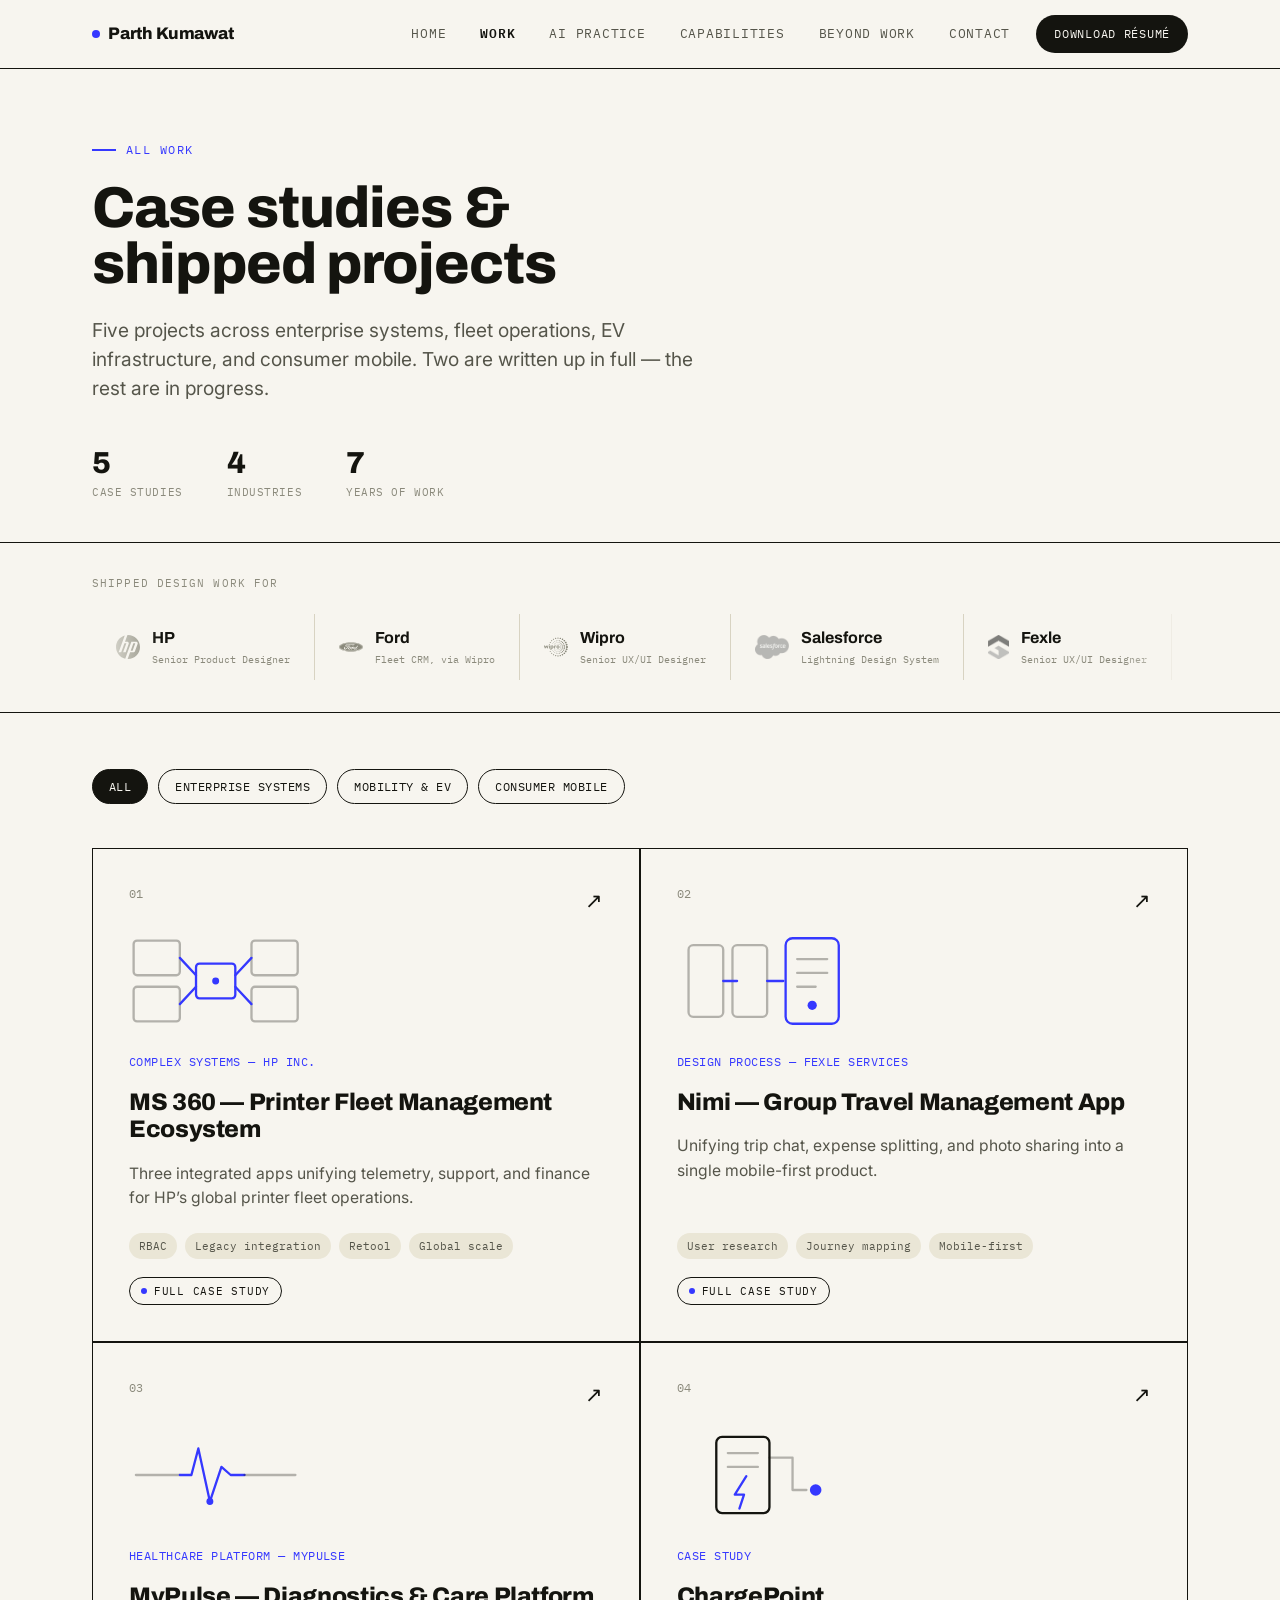
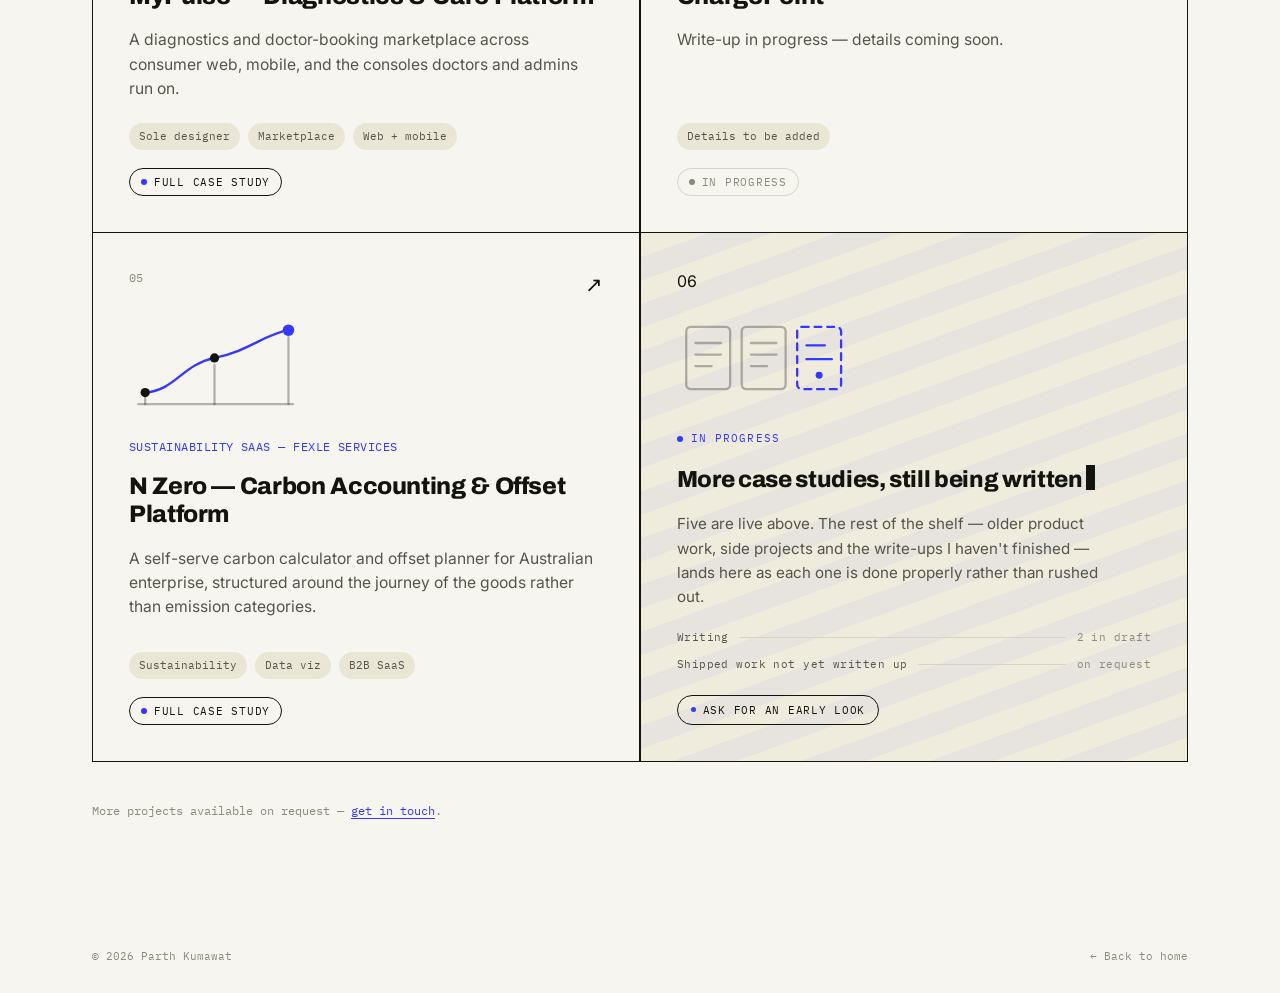
<file: work.html>
<!DOCTYPE html>
<html lang="en">
<head>
<meta charset="UTF-8">
<meta name="viewport" content="width=device-width, initial-scale=1.0">
<title>Work — Parth Kumawat</title>
<link rel="preconnect" href="https://fonts.googleapis.com">
<link rel="preconnect" href="https://fonts.gstatic.com" crossorigin>
<link href="https://fonts.googleapis.com/css2?family=Archivo:wght@700;800&family=Inter:wght@400;500;600&family=IBM+Plex+Mono:wght@400;500&display=swap" rel="stylesheet">
<style>
/* ===========================================================
   PARTH KUMAWAT — PORTFOLIO DESIGN SYSTEM v2
   "Dossier" editorial theme — paper, ink, one signal color.
   =========================================================== */

:root{
  --paper: #F7F5EF;
  --paper-2: #EFEBDD;
  --ink: #14140F;
  --ink-soft: #55554A;
  --ink-faint: #8B8A7C;
  --line: #D8D3C2;
  --line-strong: #14140F;
  --accent: #3538FF;
  --accent-ink: #F7F5EF;
  --tag-bg: #EAE6D6;
  --maxw: 1160px;
  --radius: 2px;
}

*{box-sizing:border-box;}
html{scroll-behavior:smooth;}
body{
  margin:0;
  background:var(--paper);
  color:var(--ink);
  font-family:'Inter', sans-serif;
  font-size:16px;
  line-height:1.55;
  -webkit-font-smoothing:antialiased;
}
h1,h2,h3,h4{
  font-family:'Archivo', sans-serif;
  font-weight:800;
  letter-spacing:-0.015em;
  line-height:1.12;
  margin:0;
  color:var(--ink);
}
a{color:inherit; text-decoration:none;}
img{max-width:100%; display:block;}
.mono{font-family:'IBM Plex Mono', monospace;}
::selection{background:var(--accent); color:var(--accent-ink);}

.wrap{max-width:var(--maxw); margin:0 auto; padding:0 32px;}
@media (max-width:640px){ .wrap{padding:0 20px;} }

/* ---------- TOP NAV ---------- */
.topnav{
  position:sticky; top:0; z-index:100;
  background:rgba(247,245,239,0.92);
  backdrop-filter:blur(8px);
  border-bottom:1.5px solid var(--line-strong);
}
.topnav .wrap{
  display:flex; align-items:center; justify-content:space-between;
  height:68px;
}
.topnav .brand{
  font-family:'Archivo', sans-serif; font-weight:800; font-size:1.05rem;
  letter-spacing:-0.01em;
  display:flex; align-items:center; gap:8px;
}
.topnav .brand .dot{width:8px; height:8px; border-radius:50%; background:var(--accent);}
.topnav nav{display:flex; align-items:center; gap:2px;}
.topnav nav a{
  font-family:'IBM Plex Mono', monospace; font-size:12.5px; text-transform:uppercase;
  letter-spacing:0.06em; color:var(--ink-soft);
  padding:10px 16px; border-radius:100px;
  transition:color .15s ease, background .15s ease;
}
.topnav nav a:hover{color:var(--ink); background:var(--paper-2);}
.topnav nav a.active{color:var(--ink); font-weight:600;}
.topnav .btn-resume{
  font-family:'IBM Plex Mono', monospace; font-size:12px; text-transform:uppercase;
  letter-spacing:0.06em;
  background:var(--ink); color:var(--paper);
  padding:10px 18px; border-radius:100px;
  margin-left:8px;
  transition:background .15s ease, transform .15s ease;
  white-space:nowrap;
}
.topnav .btn-resume:hover{background:var(--accent); transform:translateY(-1px);}
.nav-toggle{display:none; background:none; border:1.5px solid var(--ink); border-radius:6px; padding:8px 10px; cursor:pointer;}
.nav-toggle span{display:block; width:18px; height:2px; background:var(--ink); margin:3px 0;}
@media (max-width:860px){
  .topnav nav{
    position:fixed; top:68px; left:0; right:0;
    background:var(--paper);
    flex-direction:column; align-items:stretch;
    border-bottom:1.5px solid var(--line-strong);
    padding:8px 20px 20px;
    display:none;
  }
  .topnav nav.open{display:flex;}
  .topnav nav a{padding:14px 4px; border-bottom:1px solid var(--line);}
  .topnav .btn-resume{margin:12px 4px 0; text-align:center;}
  .nav-toggle{display:block;}
}

/* ---------- BREADCRUMB (case study pages) ---------- */
.breadcrumb{
  padding:20px 0;
  border-bottom:1px solid var(--line);
  font-family:'IBM Plex Mono', monospace; font-size:12px;
  color:var(--ink-faint);
}
.breadcrumb a{color:var(--ink-soft); border-bottom:1px solid var(--line);}
.breadcrumb a:hover{color:var(--accent); border-color:var(--accent);}

/* ---------- HERO ---------- */
.hero{padding:72px 0 56px; border-bottom:1.5px solid var(--line-strong);}

.hero-grid{display:grid; grid-template-columns:1.15fr 0.85fr; gap:40px; align-items:center;}
@media (max-width:900px){ .hero-grid{grid-template-columns:1fr;} }

.avatar-stage{
  perspective:900px;
  display:flex; align-items:center; justify-content:center;
  position:relative; min-height:340px;
}
.avatar-blob{
  position:absolute; width:340px; height:340px; border-radius:50%;
  background:radial-gradient(circle at 32% 28%, #5457FF 0%, #3538FF 45%, transparent 72%);
  opacity:0.18; filter:blur(6px);
  z-index:0;
}
.avatar-3d{
  position:relative; z-index:1;
  width:260px; transform-style:preserve-3d;
  transition:transform .25s cubic-bezier(.2,.7,.3,1);
  filter:drop-shadow(0 22px 30px rgba(20,20,15,0.18));
}
.avatar-svg{width:100%; height:auto; display:block;}
.avatar-tag{
  position:absolute; bottom:6px; left:50%; transform:translateX(-50%);
  font-family:'IBM Plex Mono'; font-size:10.5px; color:var(--ink-faint);
  background:var(--paper); padding:5px 12px; border:1px solid var(--line-strong); border-radius:100px;
  white-space:nowrap; z-index:2;
}
@media (prefers-reduced-motion: reduce){ .avatar-3d{transition:none;} }
.eyebrow{
  font-family:'IBM Plex Mono', monospace; font-size:12px; text-transform:uppercase;
  letter-spacing:0.12em; color:var(--accent);
  display:flex; align-items:center; gap:10px; margin-bottom:20px;
}
.eyebrow::before{content:''; width:24px; height:2px; background:var(--accent);}
h1.hero-title{
  font-size:clamp(2.4rem, 6vw, 4.6rem);
  line-height:0.98;
  max-width:14ch;
}
.hero-sub{
  margin-top:24px; font-size:1.2rem; color:var(--ink-soft);
  max-width:52ch; line-height:1.5;
}
.hero-badge{
  display:inline-flex; align-items:center; gap:8px;
  margin-top:24px;
  padding:8px 16px; border:1.5px solid var(--line-strong); border-radius:100px;
  font-family:'IBM Plex Mono', monospace; font-size:12px;
}
.hero-badge .dot{width:7px; height:7px; border-radius:50%; background:var(--accent);}
.hero-stats{display:flex; gap:40px; margin-top:44px; flex-wrap:wrap;}
.hero-stats div strong{
  display:block; font-family:'Archivo'; font-size:2.1rem; font-weight:800;
}
.hero-stats div span{
  font-family:'IBM Plex Mono'; font-size:11.5px; color:var(--ink-faint); text-transform:uppercase; letter-spacing:0.05em;
}

/* ---------- COMPANIES STRIP ---------- */
.companies{padding:32px 0; border-bottom:1.5px solid var(--line-strong);}
.companies .cs-label{
  font-family:'IBM Plex Mono'; font-size:11px; text-transform:uppercase;
  letter-spacing:0.1em; color:var(--ink-faint); margin-bottom:22px;
}
.logo-marquee{
  overflow:hidden; width:100%;
  -webkit-mask-image:linear-gradient(to right, transparent, black 6%, black 94%, transparent);
  mask-image:linear-gradient(to right, transparent, black 6%, black 94%, transparent);
}
.logo-track{
  display:flex; width:max-content;
  animation:logo-scroll 32s linear infinite;
}
.logo-track:hover{animation-play-state:paused;}
@keyframes logo-scroll{
  from{transform:translateX(0);}
  to{transform:translateX(-50%);}
}
@media (prefers-reduced-motion: reduce){
  .logo-track{animation:none;}
  .logo-marquee{overflow-x:auto;}
}
.logo-row{display:flex; flex-wrap:nowrap; flex-shrink:0;}
.logo-item{
  display:flex; align-items:center; gap:12px;
  padding:12px 24px; border-right:1px solid var(--line);
  white-space:nowrap;
}
.logo-item:last-child{border-right:none;}
.logo-item .lg-icon{width:24px; height:24px; flex-shrink:0; fill:var(--ink-faint); transition:fill .2s ease;}
.logo-item:hover .lg-icon{fill:var(--ink);}
.logo-item:hover .lg-icon.hp-mark{fill:#0096D6;}
.logo-item:hover .lg-icon.ford-mark{fill:#00274E;}
.logo-item:hover .lg-icon.wipro-mark{fill:#341C53;}
.logo-item:hover .lg-icon.salesforce-mark{fill:#00A1E0;}
.logo-item .lg-img{height:24px; width:auto; max-width:110px; object-fit:contain; flex-shrink:0; filter:grayscale(1) opacity(0.55); transition:filter .2s ease;}
.logo-item .lg-img.wide{max-width:120px;}
.logo-item:hover .lg-img{filter:grayscale(0) opacity(1);}
.logo-item .lg-placeholder{width:24px; height:24px; display:flex; align-items:center; justify-content:center; flex-shrink:0;}
.logo-item .lg-placeholder .dot{width:8px; height:8px; border-radius:50%; background:var(--line-strong); transition:background .2s ease;}
.logo-item:hover .lg-placeholder .dot{background:var(--accent);}
.logo-item .lg-text{display:flex; flex-direction:column;}
.logo-item .lg-name{font-family:'Archivo'; font-weight:700; font-size:1rem;}
.logo-item .lg-role{font-family:'IBM Plex Mono'; font-size:10px; color:var(--ink-faint); margin-top:2px;}


/* ---------- SECTION SCAFFOLDING ---------- */
section{padding:88px 0; border-bottom:1.5px solid var(--line-strong);}
section:last-of-type{border-bottom:none;}
.section-head{
  display:flex; justify-content:space-between; align-items:flex-start;
  gap:20px 48px; margin-bottom:56px; flex-wrap:wrap;
}
.section-head h2{font-size:clamp(1.8rem, 3.4vw, 2.6rem); max-width:16ch;}
.section-head p{color:var(--ink-soft); max-width:42ch; margin:0; font-size:1.02rem; padding-top:7px;}

/* ---------- FILTER TAGS (Work page) ---------- */
.filter-bar{display:flex; flex-wrap:wrap; gap:10px; margin-bottom:44px;}
.filter-tag{
  font-family:'IBM Plex Mono'; font-size:12px; text-transform:uppercase; letter-spacing:0.04em;
  padding:9px 16px; border:1.5px solid var(--line-strong); border-radius:100px;
  background:transparent; color:var(--ink); cursor:pointer;
  transition:background .15s ease, color .15s ease;
}
.filter-tag:hover{background:var(--paper-2);}
.filter-tag.active{background:var(--ink); color:var(--paper); border-color:var(--ink);}

/* ---------- CASE STUDY CARDS ---------- */
.case-grid{display:grid; grid-template-columns:repeat(2, 1fr); gap:1.5px; background:var(--line-strong); border:1.5px solid var(--line-strong);}
@media (max-width:860px){ .case-grid{grid-template-columns:1fr;} }
.case-card{
  background:var(--paper); padding:36px; display:flex; flex-direction:column; gap:18px;
  transition:background .18s ease;
  position:relative;
}
.case-card:hover{background:var(--paper-2);}
/* ---- in-progress panel filling the last grid cell ---- */
.case-soon{
  background:var(--paper-2); padding:36px; display:flex; flex-direction:column; gap:18px;
  position:relative; overflow:hidden;
}
.case-soon::after{
  content:''; position:absolute; inset:0; pointer-events:none;
  background:repeating-linear-gradient(-20deg, transparent 0 22px, rgba(53,56,255,0.045) 22px 44px);
}
.case-soon > *{position:relative; z-index:1;}
.cs-eyebrow{
  font-family:'IBM Plex Mono'; font-size:11px; letter-spacing:0.1em; text-transform:uppercase;
  color:var(--accent); display:inline-flex; align-items:center; gap:8px;
}
.cs-eyebrow i{width:6px; height:6px; border-radius:50%; background:var(--accent); display:block;
  animation:cc-pulse 1.6s ease-in-out infinite;}
.case-soon h3{font-family:'Archivo'; font-weight:800; font-size:1.45rem; line-height:1.15;
  color:var(--ink); margin:0;}
.case-soon p{font-family:'Inter'; font-size:0.95rem; color:var(--ink-soft); line-height:1.6; margin:0; max-width:44ch;}
.cs-caret{display:inline-block; width:9px; height:1.05em; background:var(--ink);
  vertical-align:-2px; margin-left:3px; animation:cs-blink 1.05s steps(1,end) infinite;}
@keyframes cs-blink{0%,50%{opacity:1} 50.01%,100%{opacity:0}}
.cs-queue{display:flex; flex-direction:column; gap:9px; margin-top:2px;}
.cs-row{display:flex; align-items:center; gap:11px;
  font-family:'IBM Plex Mono'; font-size:11px; letter-spacing:0.04em; color:var(--ink-soft);}
.cs-row span.bar{flex:1; height:1px; background:var(--line);}
.cs-row span.pct{color:var(--ink-faint);}
.cs-ping{
  align-self:flex-start; margin-top:4px;
  font-family:'IBM Plex Mono'; font-size:10.5px; text-transform:uppercase; letter-spacing:0.07em;
  color:var(--ink); border:1px solid var(--line-strong); border-radius:100px; padding:6px 13px;
  display:inline-flex; align-items:center; gap:7px; transition:background .18s ease, color .18s ease;
}
.cs-ping:hover{background:var(--accent); color:var(--accent-ink); border-color:var(--accent);}
.cs-ping i{width:5px; height:5px; border-radius:50%; background:var(--accent);}
.cs-ping:hover i{background:var(--accent-ink);}
.case-card .cc-top{display:flex; justify-content:space-between; align-items:flex-start;}
.case-card .cc-index{font-family:'IBM Plex Mono'; font-size:12px; color:var(--ink-faint);}
.case-card .cc-arrow{
  font-family:'Archivo'; font-size:1.3rem; transition:transform .2s ease;
}
.case-card:hover .cc-arrow{transform:translate(4px,-4px);}
.case-card h3{font-size:1.5rem; line-height:1.15;}
.case-card .cc-meta{font-family:'IBM Plex Mono'; font-size:11.5px; color:var(--accent); text-transform:uppercase; letter-spacing:0.04em;}
.case-card p.cc-desc{color:var(--ink-soft); margin:0; font-size:0.98rem; flex-grow:1;}
.case-card .cc-tags{display:flex; flex-wrap:wrap; gap:8px; margin-top:4px;}
.case-card .cc-tags span{
  font-family:'IBM Plex Mono'; font-size:10.5px; color:var(--ink-soft);
  background:var(--tag-bg); padding:5px 10px; border-radius:100px;
}
.case-card .cc-stats{display:flex; gap:24px; padding-top:16px; border-top:1px solid var(--line);}
.case-card .cc-stats div strong{display:block; font-family:'Archivo'; font-size:1.3rem;}
.case-card .cc-stats div span{font-family:'IBM Plex Mono'; font-size:10px; color:var(--ink-faint);}
.case-card.dimmed{opacity:0.35; pointer-events:none;}

/* ---------- APPROACH PRINCIPLES ---------- */
.principle-list{display:flex; flex-direction:column;}
.principle{
  display:grid; grid-template-columns:64px 1fr; gap:24px;
  padding:28px 0; border-top:1px solid var(--line);
}
.principle:last-child{border-bottom:1px solid var(--line);}
.principle .num{font-family:'IBM Plex Mono'; color:var(--accent); font-size:13px; padding-top:4px;}
.principle h3{font-size:1.15rem; margin-bottom:8px; font-weight:700;}
.principle p{color:var(--ink-soft); margin:0;}

/* ---------- BENTO CAPABILITIES ---------- */
.bento{
  display:grid; grid-template-columns:repeat(6,1fr);
  grid-template-areas:
    "craft craft craft product product product"
    "craft craft craft stat stat stat"
    "research research research technical technical technical"
    "now now now now now now";
  gap:1.5px; background:var(--line-strong); border:1.5px solid var(--line-strong);
}
.bento-cell{background:var(--paper); padding:30px;}
.bento-cell.featured{background:var(--paper-2);}
.bento-craft{grid-area:craft;} .bento-product{grid-area:product;}
.bento-stat{grid-area:stat; display:flex; flex-direction:column; justify-content:center;}
.bento-research{grid-area:research;} .bento-technical{grid-area:technical;}
.bento-now{grid-area:now; display:flex; align-items:center; gap:16px; flex-wrap:wrap;}
@media (max-width:900px){
  .bento{grid-template-columns:1fr; grid-template-areas:"craft" "product" "stat" "research" "technical" "now";}
}
.bento-cell ul{list-style:none; margin:0; padding:0; display:flex; flex-direction:column; gap:11px;}
.bento-cell li{font-size:0.95rem; color:var(--ink-soft);}
.bento-cell .big-stat{font-family:'Archivo'; font-size:2.8rem; font-weight:800; line-height:1;}
.bento-cell .big-stat + span{display:block; margin-top:10px; font-family:'IBM Plex Mono'; font-size:12px; color:var(--ink-faint);}
.bento-now .now-dot{width:8px; height:8px; border-radius:50%; background:var(--accent); flex-shrink:0;}
.bento-now p{margin:0; color:var(--ink-soft); font-size:0.94rem;}
.bento-now .now-tag{font-family:'IBM Plex Mono'; font-size:11px; color:var(--ink-faint); text-transform:uppercase; letter-spacing:0.08em;}

/* ---------- CASE CARD ART + STATUS ---------- */
.cc-art{
  height:104px; margin:-6px 0 2px;
  display:flex; align-items:center; justify-content:flex-start;
}
.cc-art svg{height:100%; width:auto; overflow:visible;}
.cc-stroke{fill:none; stroke:var(--ink); stroke-width:2; stroke-linecap:round; stroke-linejoin:round;}
.cc-accent{fill:none; stroke:var(--accent); stroke-width:2; stroke-linecap:round; stroke-linejoin:round;}
.cc-fill-ink{fill:var(--ink);}
.cc-fill-accent{fill:var(--accent);}
.cc-faint{opacity:0.3;}

.case-card:hover .cc-pulse{animation:cc-pulse 1.6s ease-in-out infinite;}
@keyframes cc-pulse{
  0%,100%{opacity:1;}
  50%{opacity:0.35;}
}
.case-card:hover .cc-slide{animation:cc-slide 1.8s ease-in-out infinite;}
@keyframes cc-slide{
  0%,100%{transform:translateX(0);}
  50%{transform:translateX(6px);}
}
@media (prefers-reduced-motion: reduce){
  .cc-pulse,.cc-slide{animation:none !important;}
}

.cc-status{
  display:inline-flex; align-items:center; gap:7px;
  font-family:'IBM Plex Mono'; font-size:10.5px; text-transform:uppercase;
  letter-spacing:0.07em; color:var(--ink-faint);
  border:1px solid var(--line); border-radius:100px;
  padding:5px 11px; align-self:flex-start;
}
.cc-status .st-dot{
  width:6px; height:6px; border-radius:50%; background:var(--ink-faint);
}
.cc-status.live{color:var(--ink); border-color:var(--line-strong);}
.cc-status.live .st-dot{background:var(--accent);}

/* ---------- WORK SUMMARY ROW ---------- */
.work-summary{
  display:flex; gap:44px; flex-wrap:wrap;
  padding:26px 0 0;
}
.work-summary div strong{
  display:block; font-family:'Archivo'; font-size:1.9rem; font-weight:800; line-height:1;
}
.work-summary div span{
  font-family:'IBM Plex Mono'; font-size:11px; color:var(--ink-faint);
  text-transform:uppercase; letter-spacing:0.05em; margin-top:6px; display:block;
}

/* ---------- HERO CAREER VECTOR ---------- */
.career-stage{
  display:flex; align-items:center; justify-content:center;
  min-height:300px; width:100%;
}
.career-stage svg{width:100%; height:auto; overflow:visible;}

.cv-grid{stroke:var(--line); stroke-width:1;}
.cv-axis{stroke:var(--ink); stroke-width:2; stroke-linecap:round; opacity:0.35;}
.cv-label{
  font-family:'IBM Plex Mono', monospace; font-size:10px;
  fill:var(--ink-soft); letter-spacing:0.02em;
}
.cv-year{
  font-family:'IBM Plex Mono', monospace; font-size:8.5px;
  fill:var(--ink-faint);
}
.cv-goal-label{
  font-family:'IBM Plex Mono', monospace; font-size:9.5px;
  fill:var(--accent); letter-spacing:0.06em;
}

.cv-path{
  fill:none; stroke:var(--ink); stroke-width:2.4;
  stroke-linecap:round; stroke-linejoin:round;
  stroke-dasharray:520; stroke-dashoffset:520;
  animation:cv-draw 2.2s cubic-bezier(.4,.1,.3,1) forwards;
}
.cv-future{
  fill:none; stroke:var(--accent); stroke-width:2.4;
  stroke-linecap:round; stroke-dasharray:7 7;
  opacity:0; animation:cv-fade-in .7s ease 2.1s forwards, cv-march 1.4s linear 2.1s infinite;
}
.cv-arrow{
  fill:var(--accent); opacity:0;
  animation:cv-fade-in .5s ease 2.7s forwards;
}
.cv-node{
  fill:var(--paper); stroke:var(--ink); stroke-width:2.4;
  opacity:0; transform-box:fill-box; transform-origin:center;
  animation:cv-pop .5s cubic-bezier(.3,1.4,.5,1) forwards;
}
.cv-node-text{opacity:0; animation:cv-fade-in .5s ease forwards;}
.cv-n1{animation-delay:.35s;} .cv-n2{animation-delay:.7s;}
.cv-n3{animation-delay:1.05s;} .cv-n4{animation-delay:1.4s;}
.cv-n5{animation-delay:1.75s;}

.cv-goal{
  fill:none; stroke:var(--accent); stroke-width:2.4;
  opacity:0; transform-box:fill-box; transform-origin:center;
  animation:cv-fade-in .5s ease 2.8s forwards, cv-ring 2.6s ease-in-out 3.2s infinite;
}
.cv-goal-core{
  fill:var(--accent); opacity:0;
  animation:cv-fade-in .5s ease 2.9s forwards;
}
.cv-spark{
  stroke:var(--accent); stroke-width:2; stroke-linecap:round; fill:none;
  opacity:0; animation:cv-spark 2.6s ease-in-out 3.4s infinite;
}

@keyframes cv-draw{ to{stroke-dashoffset:0;} }
@keyframes cv-fade-in{ to{opacity:1;} }
@keyframes cv-pop{
  0%{opacity:0; transform:scale(.2);}
  100%{opacity:1; transform:scale(1);}
}
@keyframes cv-march{ to{stroke-dashoffset:-28;} }
@keyframes cv-ring{
  0%,100%{transform:scale(1); opacity:1;}
  50%{transform:scale(1.18); opacity:.45;}
}
@keyframes cv-spark{
  0%,100%{opacity:0;}
  40%,60%{opacity:.9;}
}
@media (prefers-reduced-motion: reduce){
  .cv-path,.cv-future,.cv-arrow,.cv-node,.cv-node-text,.cv-goal,.cv-goal-core,.cv-spark{
    animation:none; opacity:1; stroke-dashoffset:0;
  }
}

/* ---------- CASE STUDY CONTENT ---------- */
.cs-meta-bar{
  display:grid; grid-template-columns:repeat(4,1fr); gap:1.5px;
  background:var(--line-strong); border:1.5px solid var(--line-strong);
  margin-top:36px;
}
@media (max-width:760px){ .cs-meta-bar{grid-template-columns:repeat(2,1fr);} }
.cs-meta-cell{background:var(--paper); padding:20px;}
.cs-meta-cell .k{
  font-family:'IBM Plex Mono'; font-size:10px; text-transform:uppercase;
  letter-spacing:0.08em; color:var(--ink-faint); display:block; margin-bottom:6px;
}
.cs-meta-cell .v{font-family:'Archivo'; font-weight:700; font-size:0.98rem; line-height:1.3;}

.cs-block{padding:64px 0; border-bottom:1px solid var(--line);}
.cs-block:last-child{border-bottom:none;}
.sub-label{
  font-family:'IBM Plex Mono'; font-size:12px; text-transform:uppercase;
  letter-spacing:0.1em; color:var(--accent); display:block; margin-bottom:20px; font-weight:500;
}
.cs-lede{font-size:1.05rem; color:var(--ink-soft); max-width:70ch; margin:0 0 8px;}
.cs-block h2{font-size:1.7rem; margin-bottom:16px; max-width:20ch;}

.eco-grid{
  display:grid; grid-template-columns:repeat(3,1fr); gap:1.5px;
  background:var(--line-strong); border:1.5px solid var(--line-strong); margin-top:28px;
}
@media (max-width:860px){ .eco-grid{grid-template-columns:1fr;} }
.eco-card{background:var(--paper); padding:28px;}
.eco-card .tag-mini{
  font-family:'IBM Plex Mono'; font-size:11px; color:var(--accent);
  display:block; margin-bottom:10px; letter-spacing:0.04em;
}
.eco-card h3{font-size:1.1rem; margin-bottom:16px;}
.eco-card .label{
  display:block; font-family:'IBM Plex Mono'; font-size:10px; text-transform:uppercase;
  color:var(--ink-faint); margin:16px 0 5px; letter-spacing:0.06em;
}
.eco-card .label:first-of-type{margin-top:0;}
.eco-card p{margin:0; color:var(--ink-soft); font-size:0.9rem;}

.persona-grid{
  display:grid; grid-template-columns:repeat(auto-fit,minmax(240px,1fr)); gap:1.5px;
  background:var(--line-strong); border:1.5px solid var(--line-strong); margin-top:28px;
}
.persona-card{background:var(--paper); padding:28px;}
.persona-card .ptag{
  font-family:'IBM Plex Mono'; font-size:11px; color:var(--accent); display:block; margin-bottom:8px;
}
.persona-card h3{font-size:1.1rem; margin-bottom:4px;}
.persona-card .psub{color:var(--ink-faint); font-size:0.84rem; display:block; margin-bottom:18px;}
.persona-card .label{
  display:block; font-family:'IBM Plex Mono'; font-size:10px; text-transform:uppercase;
  color:var(--ink-faint); margin:16px 0 7px; letter-spacing:0.06em;
}
.persona-card .label:first-of-type{margin-top:0;}
.persona-card ul{margin:0; padding-left:16px; color:var(--ink-soft); font-size:0.88rem; display:flex; flex-direction:column; gap:6px;}

.flow-chain{display:flex; flex-wrap:wrap; align-items:stretch; margin-top:28px;}
.flow-step{
  flex:1 1 150px; min-width:140px; padding:18px 20px;
  border:1.5px solid var(--line-strong); margin-right:-1.5px;
  display:flex; flex-direction:column; gap:8px; background:var(--paper);
}
.flow-step .fs-num{font-family:'IBM Plex Mono'; font-size:11px; color:var(--accent);}
.flow-step h3{font-size:0.95rem; font-weight:700; margin:0;}
@media (max-width:760px){
  .flow-chain{flex-direction:column;}
  .flow-step{margin-right:0; margin-bottom:-1.5px;}
}

.impact-grid{
  display:grid; grid-template-columns:repeat(auto-fit,minmax(230px,1fr)); gap:1.5px;
  background:var(--line-strong); border:1.5px solid var(--line-strong); margin-top:28px;
}
.impact-card{background:var(--paper); padding:26px;}
.impact-card .ic-label{
  font-family:'IBM Plex Mono'; font-size:11px; color:var(--accent);
  text-transform:uppercase; letter-spacing:0.06em; display:block; margin-bottom:10px;
}
.impact-card p{margin:0; color:var(--ink-soft); font-size:0.9rem;}

.role-split{display:grid; grid-template-columns:1fr 1fr; gap:36px; margin-top:28px;}
@media (max-width:760px){ .role-split{grid-template-columns:1fr; gap:24px;} }
.role-split .label{
  display:block; font-family:'IBM Plex Mono'; font-size:11px; text-transform:uppercase;
  color:var(--ink-faint); margin-bottom:14px; letter-spacing:0.06em;
}
.role-split ul{margin:0; padding-left:18px; color:var(--ink-soft); font-size:0.92rem; display:flex; flex-direction:column; gap:9px;}

.ia-tree{font-family:'IBM Plex Mono'; font-size:0.86rem; margin-top:28px;}
.ia-tree .root{
  font-family:'Archivo'; font-weight:700; font-size:1rem; display:block; margin-bottom:16px;
}
.ia-branches{display:grid; grid-template-columns:repeat(3,1fr); gap:24px;}
@media (max-width:860px){ .ia-branches{grid-template-columns:1fr;} }
.ia-branch{border-left:2px solid var(--line-strong); padding-left:16px;}
.ia-branch .app{color:var(--accent); font-weight:500; display:block; margin-bottom:10px;}
.ia-branch ul{list-style:none; margin:0; padding:0; display:flex; flex-direction:column; gap:7px; color:var(--ink-soft);}

/* before/after compare */
.compare{
  position:relative; border:1.5px solid var(--line-strong); overflow:hidden;
  cursor:ew-resize; user-select:none; background:var(--paper-2);
  aspect-ratio:16/9; margin-top:28px;
}
.compare img.base{display:block; width:100%; height:100%; object-fit:cover;}
.compare .compare-after{
  position:absolute; top:0; left:0; height:100%; width:50%;
  overflow:hidden; border-right:2px solid var(--accent);
}
.compare .compare-after img{
  position:absolute; top:0; left:0;
  width:var(--compare-w,1000px); max-width:none; height:100%; object-fit:cover;
}
.compare-handle{
  position:absolute; top:50%; left:50%; width:40px; height:40px;
  background:var(--accent); border-radius:50%; transform:translate(-50%,-50%);
  display:flex; align-items:center; justify-content:center;
  font-family:'IBM Plex Mono'; font-size:15px; color:var(--accent-ink); pointer-events:none;
}
.compare-label{
  position:absolute; bottom:14px; font-family:'IBM Plex Mono'; font-size:10px;
  text-transform:uppercase; letter-spacing:0.06em; color:var(--paper);
  background:rgba(20,20,15,0.75); padding:5px 10px; pointer-events:none;
}
.compare-label.left{left:14px;} .compare-label.right{right:14px;}
.artifact-caption{margin-top:12px; font-family:'IBM Plex Mono'; font-size:11px; color:var(--ink-faint);}

/* next / prev case study nav */
.cs-next{
  display:flex; justify-content:space-between; align-items:center; gap:20px;
  padding:32px 0; border-top:1.5px solid var(--line-strong); flex-wrap:wrap;
}
.cs-next .nx-label{font-family:'IBM Plex Mono'; font-size:11px; color:var(--ink-faint); text-transform:uppercase; letter-spacing:0.08em;}
.cs-next a{font-family:'Archivo'; font-weight:800; font-size:1.4rem; transition:color .15s ease;}
.cs-next a:hover{color:var(--accent);}

/* ---------- DEMOGRAPHIC CHART ---------- */
.demo-chart{margin-top:32px;}
.demo-chart svg{width:100%; height:auto; display:block; overflow:visible;}
.dc-bar{fill:var(--line); transition:fill .2s ease;}
.dc-bar.peak{fill:var(--accent);}
.dc-bar-group:hover .dc-bar{fill:var(--ink);}
.dc-bar-anim{
  transform-box:fill-box; transform-origin:bottom;
  animation:dc-grow 1s cubic-bezier(.2,.8,.3,1) forwards;
  transform:scaleY(0);
}
.dc-b1{animation-delay:.05s;} .dc-b2{animation-delay:.15s;}
.dc-b3{animation-delay:.25s;} .dc-b4{animation-delay:.35s;} .dc-b5{animation-delay:.45s;}
@keyframes dc-grow{to{transform:scaleY(1);}}
.dc-pct{font-family:'Archivo'; font-weight:800; font-size:15px; fill:var(--ink);}
.dc-pct.peak{fill:var(--accent);}
.dc-age{font-family:'IBM Plex Mono'; font-size:11px; fill:var(--ink); font-weight:500;}
.dc-note{font-family:'Inter'; font-size:9.5px; fill:var(--ink-faint);}
.dc-axis{stroke:var(--line-strong); stroke-width:1.5;}
@media (prefers-reduced-motion: reduce){ .dc-bar-anim{animation:none; transform:scaleY(1);} }

/* ---------- JOURNEY MAP ---------- */
.jmap-scroll{overflow-x:auto; margin-top:32px; padding-bottom:8px;}
.jmap{
  display:grid; grid-template-columns:112px repeat(5, minmax(168px,1fr));
  gap:1.5px; background:var(--line-strong);
  border:1.5px solid var(--line-strong); min-width:1000px;
}
.jm-cell{background:var(--paper); padding:14px 14px;}
.jm-cell.head{
  background:var(--ink); color:var(--paper);
  font-family:'Archivo'; font-weight:700; font-size:0.92rem;
  display:flex; align-items:center;
}
.jm-cell.rowlabel{
  background:var(--paper-2);
  font-family:'IBM Plex Mono'; font-size:10px; text-transform:uppercase;
  letter-spacing:0.06em; color:var(--ink-soft); display:flex; align-items:center;
}
.jm-cell ul{margin:0; padding-left:14px; display:flex; flex-direction:column; gap:6px;}
.jm-cell li{font-size:0.82rem; color:var(--ink-soft); line-height:1.4;}
.jm-cell.pos li{color:var(--ink);}
.jm-dot{
  display:inline-block; width:6px; height:6px; border-radius:50%;
  margin-right:6px; vertical-align:middle;
}
.jm-dot.neg{background:#C0492F;} .jm-dot.pos{background:var(--accent);}
.jmap-hint{
  font-family:'IBM Plex Mono'; font-size:10.5px; color:var(--ink-faint); margin-top:10px;
}

/* ---------- TEAM COMPOSITION ---------- */
.team-split{display:grid; grid-template-columns:1fr 1fr; gap:1.5px; background:var(--line-strong); border:1.5px solid var(--line-strong); margin-top:28px;}
@media (max-width:700px){ .team-split{grid-template-columns:1fr;} }
.team-col{background:var(--paper); padding:26px;}
.team-col .tc-label{
  font-family:'IBM Plex Mono'; font-size:10px; text-transform:uppercase;
  letter-spacing:0.08em; color:var(--ink-faint); display:block; margin-bottom:16px;
}
.team-col ul{list-style:none; margin:0; padding:0; display:flex; flex-direction:column; gap:10px;}
.team-col li{display:flex; align-items:center; gap:10px; font-size:0.92rem; color:var(--ink-soft);}
.team-col li .tc-bullet{width:7px; height:7px; border-radius:50%; background:var(--line-strong); flex-shrink:0;}
.team-col li.me{font-weight:600; color:var(--ink);}
.team-col li.me .tc-bullet{background:var(--accent); box-shadow:0 0 0 4px rgba(53,56,255,0.14);}

/* ---------- WIP VISUAL SLOTS ---------- */
.slot-grid{display:grid; grid-template-columns:repeat(auto-fit,minmax(200px,1fr)); gap:14px; margin-top:28px;}
.slot{
  border:1.5px dashed var(--line-strong); border-radius:4px;
  background:var(--paper-2); padding:28px 18px; text-align:center;
}
.slot .s-name{
  font-family:'IBM Plex Mono'; font-size:11px; text-transform:uppercase;
  letter-spacing:0.06em; color:var(--ink-soft); display:block;
}
.slot .s-sub{font-family:'Inter'; font-size:11px; color:var(--ink-faint); margin-top:6px; display:block;}

/* ---------- HOBBIES ---------- */
.hobby-grid{
  display:grid; grid-template-columns:repeat(3, 1fr);
  gap:1.5px; background:var(--line-strong);
  border:1.5px solid var(--line-strong);
}
@media (max-width:820px){ .hobby-grid{grid-template-columns:1fr;} }
.hobby-card{
  background:var(--paper); padding:36px 30px 30px;
  display:flex; flex-direction:column; gap:16px;
  transition:background .2s ease;
}
.hobby-card:hover{background:var(--paper-2);}
.hobby-art{height:150px; display:flex; align-items:center; justify-content:center;}
.hobby-art svg{width:100%; height:100%; overflow:visible;}
.hobby-card h3{font-size:1.15rem;}
.hobby-card p{margin:0; color:var(--ink-soft); font-size:0.94rem;}
.hobby-card .hobby-tag{
  font-family:'IBM Plex Mono'; font-size:11px; color:var(--accent);
  text-transform:uppercase; letter-spacing:0.08em;
}

/* shared stroke styling */
.hb-stroke{fill:none; stroke:var(--ink); stroke-width:2; stroke-linecap:round; stroke-linejoin:round;}
.hb-accent{fill:none; stroke:var(--accent); stroke-width:2; stroke-linecap:round; stroke-linejoin:round;}
.hb-fill-accent{fill:var(--accent);}
.hb-fill-ink{fill:var(--ink);}

/* --- HIKING: path draws itself, then hiker dot travels it --- */
.hike-path{
  stroke-dasharray:300; stroke-dashoffset:300;
  animation:hb-draw 2.4s ease forwards;
}
.hike-walker{
  offset-path:path('M12,116 C48,104 62,74 96,66 C130,58 146,38 186,30');
  offset-distance:0%;
  animation:hb-walk 5s ease-in-out 1.6s infinite;
}
@keyframes hb-walk{
  0%{offset-distance:0%; opacity:0;}
  8%{opacity:1;}
  92%{opacity:1;}
  100%{offset-distance:100%; opacity:0;}
}
.hike-sun{transform-origin:center; animation:hb-pulse 4s ease-in-out infinite;}
@keyframes hb-pulse{
  0%,100%{opacity:0.5; transform:scale(1);}
  50%{opacity:1; transform:scale(1.08);}
}

/* --- SPORTS: ball arcs and bounces --- */
.ball-group{animation:hb-bounce 2.6s cubic-bezier(.5,.05,.5,.95) infinite;}
@keyframes hb-bounce{
  0%,100%{transform:translateY(0);}
  50%{transform:translateY(-46px);}
}
.ball-spin{transform-origin:center; animation:hb-spin 2.6s linear infinite;}
@keyframes hb-spin{ from{transform:rotate(0deg);} to{transform:rotate(360deg);} }
.ball-shadow{animation:hb-shadow 2.6s cubic-bezier(.5,.05,.5,.95) infinite;}
@keyframes hb-shadow{
  0%,100%{opacity:0.22; transform:scaleX(1);}
  50%{opacity:0.07; transform:scaleX(0.6);}
}

/* --- SKETCHING: pencil traces a line that draws --- */
.sketch-line{
  stroke-dasharray:260; stroke-dashoffset:260;
  animation:hb-sketch 4.5s ease-in-out infinite;
}
@keyframes hb-sketch{
  0%{stroke-dashoffset:260;}
  55%{stroke-dashoffset:0;}
  85%{stroke-dashoffset:0; opacity:1;}
  100%{stroke-dashoffset:0; opacity:0;}
}
.sketch-pencil{
  offset-path:path('M16,104 C44,44 70,120 100,62 C128,10 154,96 186,44');
  offset-distance:0%; offset-rotate:auto;
  animation:hb-pencil 4.5s ease-in-out infinite;
}
@keyframes hb-pencil{
  0%{offset-distance:0%; opacity:1;}
  55%{offset-distance:100%; opacity:1;}
  70%{opacity:0;}
  100%{offset-distance:100%; opacity:0;}
}
@keyframes hb-draw{ to{stroke-dashoffset:0;} }

@media (prefers-reduced-motion: reduce){
  .hike-path, .hike-walker, .hike-sun,
  .ball-group, .ball-spin, .ball-shadow,
  .sketch-line, .sketch-pencil{
    animation:none; stroke-dashoffset:0; offset-distance:60%; opacity:1;
  }
}

/* ---------- EXPERIENCE TIMELINE ---------- */
.timeline{margin-top:0;}
.tl-item{
  display:grid; grid-template-columns:170px 1fr 140px; gap:24px;
  padding:26px 0; border-top:1px solid var(--line); align-items:baseline;
}
.tl-item:last-child{border-bottom:1px solid var(--line);}
@media (max-width:760px){ .tl-item{grid-template-columns:1fr; gap:6px;} }
.tl-date{font-family:'IBM Plex Mono'; font-size:12px; color:var(--accent);}
.tl-role h3{font-size:1.1rem; margin-bottom:4px; font-weight:700;}
.tl-role p{margin:0; color:var(--ink-soft); font-size:0.9rem;}
.tl-loc{font-family:'IBM Plex Mono'; font-size:12px; color:var(--ink-faint); text-align:right;}
@media (max-width:760px){ .tl-loc{text-align:left;} }

/* ---------- CONTACT ---------- */
.contact-grid{display:grid; grid-template-columns:1.2fr 0.8fr; gap:50px;}
@media (max-width:860px){ .contact-grid{grid-template-columns:1fr;} }
.contact-links{display:flex; flex-direction:column; margin-top:32px;}
.contact-links a{
  display:flex; justify-content:space-between; align-items:center;
  padding:18px 0; border-top:1px solid var(--line);
  font-family:'Archivo'; font-weight:700; font-size:1.05rem;
  transition:color .15s ease;
}
.contact-links a:last-child{border-bottom:1px solid var(--line);}
.contact-links a:hover{color:var(--accent);}
.contact-links a span.mono{color:var(--ink-faint); font-size:12px; font-family:'IBM Plex Mono'; font-weight:400;}

footer.site-footer{
  padding:28px 0; display:flex; justify-content:space-between; flex-wrap:wrap; gap:10px;
  font-family:'IBM Plex Mono'; font-size:11px; color:var(--ink-faint);
}

/* ---------- BLANK / PLACEHOLDER CASE STUDY PAGE ---------- */
.cs-hero{padding:64px 0 48px; border-bottom:1.5px solid var(--line-strong);}
.cs-hero .cs-tag{font-family:'IBM Plex Mono'; font-size:12px; color:var(--accent); text-transform:uppercase; letter-spacing:0.1em; margin-bottom:16px; display:block;}
.cs-hero h1{font-size:clamp(2rem,5vw,3.4rem); max-width:18ch;}
.cs-hero .cs-role{font-family:'IBM Plex Mono'; font-size:13px; color:var(--ink-soft); margin-top:16px; display:block;}
.placeholder-block{
  padding:100px 32px; margin:56px 0; text-align:center;
  border:1.5px dashed var(--line-strong); border-radius:6px;
  background:var(--paper-2);
}
.placeholder-block .ph-icon{
  width:44px; height:44px; margin:0 auto 20px; border:1.5px solid var(--ink-faint); border-radius:50%;
  display:flex; align-items:center; justify-content:center; font-family:'IBM Plex Mono'; color:var(--ink-faint);
}
.placeholder-block h3{font-size:1.3rem; margin-bottom:10px;}
.placeholder-block p{color:var(--ink-soft); max-width:44ch; margin:0 auto;}
.ph-section-list{
  display:flex; flex-wrap:wrap; gap:10px; justify-content:center; margin-top:28px;
}
.ph-section-list span{
  font-family:'IBM Plex Mono'; font-size:11px; text-transform:uppercase; letter-spacing:0.05em;
  color:var(--ink-faint); border:1px solid var(--line); border-radius:100px; padding:6px 14px;
}

/* ---------- BACK-TO-TOP / PROGRESS ---------- */
.progress-bar{
  position:fixed; top:0; left:0; height:3px; background:var(--accent); z-index:200; width:0%;
  transition:width .1s ease-out;
}

/* ---------- REVEAL ---------- */
.reveal{opacity:0; transform:translateY(16px); transition:opacity .6s ease, transform .6s ease;}
.reveal.in{opacity:1; transform:translateY(0);}
@media (prefers-reduced-motion: reduce){
  .reveal{opacity:1; transform:none; transition:none;}
  html{scroll-behavior:auto;}
}

</style>
</head>
<body>
<div class="progress-bar"></div>

<header class="topnav">
  <div class="wrap">
    <a href="index.html" class="brand"><span class="dot"></span> Parth Kumawat</a>
    <button class="nav-toggle" aria-label="Menu"><span></span><span></span><span></span></button>
    <nav>
      <a href="index.html">Home</a>
      <a href="work.html" class="active">Work</a>
      <a href="index.html#ai">AI practice</a>
      <a href="index.html#capabilities">Capabilities</a>
      <a href="index.html#hobbies">Beyond work</a>
      <a href="index.html#contact">Contact</a>
      <a href="assets/Parth-Kumawat-Resume.pdf" download="Parth-Kumawat-Resume.pdf" class="btn-resume">Download Résumé</a>
    </nav>
  </div>
</header>

<main>
  <section class="hero" style="padding-bottom:40px;">
    <div class="wrap">
      <div class="eyebrow">All work</div>
      <h1 class="hero-title" style="max-width:16ch; font-size:clamp(2.2rem,5vw,3.6rem);">Case studies &amp; shipped projects</h1>
      <p class="hero-sub">Five projects across enterprise systems, fleet operations, EV infrastructure, and consumer mobile. Two are written up in full — the rest are in progress.</p>
      <div class="work-summary">
        <div><strong>5</strong><span>Case studies</span></div>
        <div><strong>4</strong><span>Industries</span></div>
        <div><strong>7</strong><span>Years of work</span></div>
      </div>
    </div>
  </section>

  <section class="companies" style="padding-top:32px; padding-bottom:32px;">
    <div class="wrap">
      <div class="cs-label">Shipped design work for</div>
      <div class="logo-marquee">
      <div class="logo-track">
<div class="logo-row">
        <div class="logo-item">
          <svg class="lg-icon hp-mark" role="img" viewBox="0 0 24 24" xmlns="http://www.w3.org/2000/svg"><title>HP</title><path d="M12.0069 24h-.3572l2.459-6.7453h3.3796c.5907 0 1.2364-.4533 1.4424-1.0166l2.6652-7.3085c.4396-1.1952-.2473-2.1706-1.525-2.1706h-4.6983l-3.929 10.798-2.2255 6.127C3.929 22.434 0 17.6806 0 12.007 0 6.498 3.7092 1.8546 8.7647.4396L6.4705 6.759 2.6514 17.2547h2.5415L8.4488 8.339h1.9095l-3.2558 8.9158H9.644l3.0223-8.3251c.4396-1.1952-.2473-2.1706-1.525-2.1706h-2.143l2.459-6.7453C11.636 0 11.8145 0 11.9931 0 18.6285 0 24 5.3715 24 12.007c.0137 6.6216-5.3578 11.993-11.9931 11.993zM19.2742 8.325h-1.9096l-2.6789 7.336h1.9096l2.6789-7.336z"/></svg>
          <div class="lg-text"><span class="lg-name">HP</span><span class="lg-role">Senior Product Designer</span></div>
        </div>
        <div class="logo-item">
          <svg class="lg-icon ford-mark" role="img" viewBox="0 0 24 24" xmlns="http://www.w3.org/2000/svg"><title>Ford</title><path d="M12 8.236C5.872 8.236.905 9.93.905 12.002S5.872 15.767 12 15.767c6.127 0 11.094-1.693 11.094-3.765 0-2.073-4.967-3.766-11.094-3.766zm-5.698 6.24c-.656.005-1.233-.4-1.3-1.101a1.415 1.415 0 0 1 .294-1.02c.195-.254.525-.465.804-.517.09-.017.213-.006.264.054.079.093.056.194-.023.234-.213.109-.47.295-.597.55a.675.675 0 0 0 .034.696c.263.397.997.408 1.679-.225.169-.156.32-.304.473-.48.3-.344.4-.47.8-1.024.005-.006.006-.014.004-.018-.003-.007-.009-.01-.02-.01-.267.007-.5.087-.725.255-.065.048-.159.041-.2-.021-.046-.07-.013-.163.062-.215.363-.253.76-.298 1.166-.367 0 0 .028.002.051-.03.167-.213.292-.405.47-.621.178-.22.41-.42.586-.572.246-.212.404-.283.564-.37.043-.022-.005-.049-.018-.049-.896-.168-1.827-.386-2.717-.056-.616.23-.887.718-.757 1.045.093.231.397.27.683.13a1.55 1.55 0 0 0 .611-.544c.087-.134.27-.038.171.195-.26.611-.757 1.097-1.363 1.118-.516.016-.849-.363-.848-.831.002-.924 1.03-1.532 2.11-1.622 1.301-.108 2.533.239 3.825.395.989.12 1.938.123 2.932-.106.118-.025.2.05.193.168-.01.172-.143.337-.47.516-.373.204-.763.266-1.17.27-.984.008-1.901-.376-2.85-.582.002.041.012.091-.023.117-.525.388-1 .782-1.318 1.334-.011.013-.005.025.013.024.277-.015.525-.022.783-.042.045-.004.047-.015.043-.048a.64.64 0 0 1 .2-.558c.172-.153.387-.17.53-.06.16.126.147.353.058.523a.63.63 0 0 1-.382.31s-.03.006-.026.034c.006.043.2.151.217.18.017.027.008.07-.021.102a.123.123 0 0 1-.095.045c-.033 0-.053-.012-.096-.035a.92.92 0 0 1-.27-.217c-.024-.031-.037-.032-.099-.029-.279.017-.714.059-1.009.096-.071.008-.082.022-.096.047-.47.775-.972 1.61-1.523 2.17-.592.6-1.083.758-1.604.762zM19.05 10.71c-.091.158-1.849 2.834-1.96 3.11-.035.088-.04.155-.004.204.092.124.297.051.425-.038.381-.262.645-.58.937-.858.017-.013.046-.018.065 0 .043.04.106.091.15.137a.04.04 0 0 1 .002.057 5.873 5.873 0 0 1-.904.911c-.47.364-.939.457-1.172.224a.508.508 0 0 1-.14-.316c-.002-.057-.031-.06-.058-.034-.278.275-.76.579-1.198.362-.366-.18-.451-.618-.383-.986.001-.008-.006-.06-.051-.03a1.28 1.28 0 0 1-.3.162.853.853 0 0 1-.366.077.518.518 0 0 1-.451-.253.759.759 0 0 1-.095-.347c-.001-.011-.017-.032-.033-.005-.3.457-.579.899-.875 1.363-.016.022-.03.036-.06.037l-.587.001c-.036 0-.053-.028-.034-.063.104-.2.674-1.03 1.06-1.736.107-.194.085-.294.019-.337-.083-.054-.248.027-.387.133-.379.287-.697.735-.859.935-.095.117-.185.291-.433.56-.391.425-.91.669-1.408.5a.848.848 0 0 1-.546-.58c-.015-.052-.044-.066-.073-.032-.08.1-.245.249-.383.342-.015.011-.052.033-.084.017a.851.851 0 0 1-.152-.199.07.07 0 0 1 .016-.08c.197-.173.305-.271.391-.38.064-.08.113-.17.17-.315.12-.302.393-.866.938-1.158a1.81 1.81 0 0 1 .652-.219c.1-.01.183.002.213.08.011.033.039.105.056.158.011.032.003.057-.035.071-.32.122-.643.311-.865.61-.253.338-.321.746-.152.98.123.17.322.2.514.139.29-.092.538-.363.666-.663.138-.329.16-.717.058-1.059-.016-.059-.001-.104.037-.136.077-.063.184-.112.215-.128a.14.14 0 0 1 .182.045c.106.157.163.378.17.607.006.049.026.05.05.025.19-.202.366-.418.568-.58.185-.147.422-.267.643-.262.286.006.428.2.419.546-.001.044.03.04.051.011a1.19 1.19 0 0 1 .24-.264c.198-.163.4-.236.611-.222.26.02.468.257.425.527a.53.53 0 0 1-.281.406.362.362 0 0 1-.405-.044.336.336 0 0 1-.096-.322c.005-.025-.027-.048-.054-.02-.254.264-.273.606-.107.76.183.17.458.056.658-.075.366-.239.65-.563.979-.813.218-.166.467-.314.746-.351a.87.87 0 0 1 .454.052c.2.081.326.25.342.396.004.043.036.048.063.01.158-.246 1.005-1.517 1.075-1.65.02-.041.044-.047.089-.047h.606c.035 0 .051.02.036.047zm-2.32 2.204a.053.053 0 0 0-.003.04c.003.02.03.04.056.05.01.003.015.01.004.032-.075.16-.143.252-.237.391a1.472 1.472 0 0 1-.3.325c-.178.147-.424.307-.628.2-.09-.047-.13-.174-.127-.276.004-.288.132-.584.369-.875.288-.355.607-.539.816-.438.216.103.148.354.05.55zm-5.949-1.881a.398.398 0 0 1 .132-.345c.057-.05.133-.062.18-.022.052.045.027.157-.026.234a.43.43 0 0 1-.245.177c-.018.004-.034-.004-.041-.044zM12 7.5C5.34 7.5 0 9.497 0 12c0 2.488 5.383 4.5 12 4.5s12-2.02 12-4.5-5.383-4.5-12-4.5zm0 8.608C5.649 16.108.5 14.27.5 12.002.5 9.733 5.65 7.895 12 7.895s11.498 1.838 11.498 4.107c0 2.268-5.148 4.106-11.498 4.106z"/></svg>
          <div class="lg-text"><span class="lg-name">Ford</span><span class="lg-role">Fleet CRM, via Wipro</span></div>
        </div>
        <div class="logo-item">
          <svg class="lg-icon wipro-mark" role="img" viewBox="0 0 24 24" xmlns="http://www.w3.org/2000/svg"><title>Wipro</title><path d="M15.5415 12.0352c0-.8754-.69-1.5851-1.541-1.5851-.8513 0-1.5415.7097-1.5415 1.585 0 .8757.6902 1.5854 1.5416 1.5854.851 0 1.541-.7097 1.541-1.5853zm-1.541.837c-.4373 0-.7927-.3755-.7927-.837 0-.4611.3554-.8366.7928-.8366.437 0 .7923.3755.7923.8366 0 .4615-.3554.837-.7923.837zm-9.5842-2.2084l-.9272 2.8733c-.0148.046-.0665.0835-.1152.0835h-.084c-.0484 0-.1064-.0352-.1287-.078l-.95-1.8242-.9496 1.8243c-.0225.0427-.0803.0779-.1289.0779h-.0842c-.0483 0-.1002-.0374-.115-.0835L.006 10.6638c-.0222-.0693.019-.126.0915-.126h.5677c.0483 0 .1002.0379.115.084l.4688 1.452.8047-1.5458c.0223-.0428.0804-.0779.1289-.0779H2.24c.0485 0 .1063.0351.1289.0779l.805 1.5458.4685-1.452c.0148-.0461.0667-.084.1152-.084h.5672c.0727 0 .1138.0567.0915.126zm1.368 2.7367a.1323.1323 0 01-.1321.1322h-.5726a.1321.1321 0 01-.132-.1322v-2.7304c0-.0729.059-.1322.132-.1322h.5726a.1323.1323 0 01.1322.1322v2.7304zm.7409-2.7305v4.3155c0 .0733.059.1322.1321.1322h.5725a.1318.1318 0 00.132-.1322v-1.497c.2426.085.5106.132.7927.132.8024 0 1.4531-.7097 1.4531-1.5853 0-.8754-.6507-1.5851-1.4531-1.5851-.394 0-.751.171-1.0127.4487l-.0002-.0004-.1018-.2777c-.0167-.0453-.07-.0829-.1183-.0829h-.2642a.1321.1321 0 00-.1321.1322zm.8365.9c.1376-.2239.3713-.3714.6373-.3714.4235 0 .7667.3746.7667.8366 0 .4622-.3432.837-.7667.837-.2396 0-.4599-.063-.6373-.1694V11.57zm3.5755 1.9627h-.5723a.1321.1321 0 01-.1321-.1321V10.67c0-.0729.059-.1322.1321-.1322h.2642c.0483 0 .1016.0376.1183.0829l.1018.2777s.3195-.4483.87-.4483c.5507 0 .6172.1897.5712.2947-.0463.1047-.1714.3878-.197.4454-.0254.058-.0903.099-.1772.0657-.087-.0335-.5128-.1723-.8469.2329v1.9118a.1323.1323 0 01-.1321.1321zm4.6893-10.3422a.704.704 0 01.8628-.4977.7043.7043 0 11-.3647 1.3607.7046.7046 0 01-.498-.863zm1.8466 2.7892a.5286.5286 0 01.1935.722.528.528 0 01-.7218.193.5281.5281 0 01-.1935-.7215.5281.5281 0 01.7218-.1935zm.664 10.9686a.5727.5727 0 010-.8099.5722.5722 0 01.8096 0 .5727.5727 0 010 .81.573.573 0 01-.8095 0zm-2.4577-7.377a.2423.2423 0 01-.4196-.2423.2422.2422 0 11.4196.2422zm-.4196 5.1001a.2423.2423 0 01.4196-.2422.2425.2425 0 01-.0888.331.2426.2426 0 01-.3308-.0888zm3.7296-2.6713a.517.517 0 11-.5169-.5169.517.517 0 01.517.5169zM17.816 3.8893a.7485.7485 0 111.2962.749.7485.7485 0 01-1.2962-.749zm-5.43 10.5742a.154.154 0 11.2666.154.154.154 0 01-.2666-.154zm2.8037-8.7912a.4842.4842 0 11.9354.2502.4843.4843 0 01-.593.3428.4844.4844 0 01-.3424-.593zM13.993 7.8486a.308.308 0 110-.6162.308.308 0 110 .6162zm0 1.0129a.1982.1982 0 11.0002.3962.1982.1982 0 01-.0002-.3962zm0-2.84a.4404.4404 0 110-.881.4404.4404 0 010 .881zm-1.6072 3.5154a.154.154 0 11.2102.0564.1537.1537 0 01-.2102-.0564zm1.6072 5.602a.1982.1982 0 11-.0001-.3963.1982.1982 0 010 .3964zm0 1.0127a.3081.3081 0 010 .6165.3081.3081 0 110-.6165zm3.4944-2.1381a.4399.4399 0 01.6014-.161.44.44 0 01.161.6013.4402.4402 0 01-.7624-.4403zm-3.4944 3.9655a.4404.4404 0 11-.0002.8808.4404.4404 0 01.0002-.8808zm9.5772-8.5426c.1383.5164-.168 1.0476-.6848 1.186-.5165.1383-1.0478-.1684-1.1861-.6849-.1386-.5164.1682-1.0475.6847-1.186.5165-.1384 1.0476.168 1.1862.6849zm-6.694 6.0018a.3963.3963 0 01.5602-.5607.396.396 0 010 .5602.3958.3958 0 01-.5602.0005zm.9736-4.4694a.484.484 0 01.3424-.5928.4841.4841 0 11.2507.9353.484.484 0 01-.593-.3425zm1.4076-2.7157a.6165.6165 0 01.6166 1.0676.6165.6165 0 01-.6166-1.0676zm-.3108-.3913a.5722.5722 0 01-.8095 0 .5725.5725 0 010-.8097.5722.5722 0 01.8095 0 .5725.5725 0 010 .8097zm-1.0968 5.1692a.4842.4842 0 01.9355.2509.4842.4842 0 11-.9355-.251zm-3.0186-5.4263a.3303.3303 0 01.4041-.2336.3303.3303 0 01-.1706.6381.3303.3303 0 01-.2335-.4045zm6.4676-.835c.4213-.2434.96-.0992 1.2031.3218a.8806.8806 0 11-1.5254.8808c-.2429-.421-.0987-.9596.3223-1.2027zm-3.049 2.777a.4401.4401 0 11-.7624.4402.4401.4401 0 11.7624-.4402zm1.3227.9608a.6606.6606 0 01.4667-.8089.6605.6605 0 01.342 1.2758.6605.6605 0 01-.8087-.467zm0 2.9854a.6603.6603 0 111.2756.3416.6602.6602 0 11-1.2756-.3416zm.8594-.7354a.7574.7574 0 11-.0002-1.5146.7574.7574 0 01.0002 1.5146zm-.6756-6.5149a.7921.7921 0 010-1.1207c.3095-.3095.8115-.31 1.1209 0a.7926.7926 0 01-1.1209 1.1207zm-3.2223 2.068a.3522.3522 0 11-.61-.3523.3522.3522 0 01.61.3522zm-.6387 5.5862a.2642.2642 0 01.3738-.0004.2646.2646 0 010 .3738.2638.2638 0 01-.3738 0 .2637.2637 0 010-.3734zm0-4.1666a.2642.2642 0 01.3738-.0004.2642.2642 0 11-.3738.0004zm.5146 3.9917a.2868.2868 0 01-.105-.391.2862.2862 0 01.3912-.1046.2863.2863 0 01-.2862.4956zm-.486 2.3203a.352.352 0 01.129-.4811.352.352 0 01.4811.1288.352.352 0 01-.1289.4811.3521.3521 0 01-.4811-.1288zm.877-5.659a.286.286 0 01-.1048.3909.2867.2867 0 01-.3911-.1049.2862.2862 0 01.4958-.286zm-.2485.9334a.3082.3082 0 11.5955-.1596.3082.3082 0 01-.5955.1596zm0 1.3668a.3083.3083 0 11.5953.1602.3083.3083 0 01-.5953-.1602zm.4008-.3467a.3366.3366 0 11.0001-.6731.3366.3366 0 01-.0001.6731zm.4832-3.7744a.3963.3963 0 11-.5602.5608.3963.3963 0 01.5602-.5608zm-7.416 11.4507a.573.573 0 01-.782.2096.5726.5726 0 01.5725-.9916.5725.5725 0 01.2096.782zM14.814 8.945a.2202.2202 0 11-.114.4253.2202.2202 0 01.114-.4254zm-2.5387 11.8366a.6164.6164 0 11-1.1908-.3189.6164.6164 0 011.1908.319zm2.5387-5.726a.2203.2203 0 01-.1138-.4255.22.22 0 11.1138.4254zm-.1604 5.8739a.6603.6603 0 01-.6604.6602.6603.6603 0 01-.6606-.6602c0-.3649.2959-.6608.6606-.6608.3647 0 .6604.296.6604.6608zm-1.4693-5.9217a.1767.1767 0 01-.1247-.2158.1766.1766 0 01.216-.1245.1761.1761 0 01-.0913.3403zm-.0712 1.3712a.2863.2863 0 11-.5526-.1478.2863.2863 0 01.5526.1478zm-2.795-2.2726a.2202.2202 0 01-.3812.2202.2195.2195 0 01.0805-.3005.2198.2198 0 01.3007.0803zm1.6704 1.8817a.2642.2642 0 11-.4578-.2638.2642.2642 0 01.4578.2638zm.0148-1.8253a.1321.1321 0 11-.1869-.1869.1328.1328 0 01.187 0 .1325.1325 0 010 .187zm-.9966.81a.242.242 0 11-.3423.342.2418.2418 0 010-.342.2417.2417 0 01.3423 0zm.0783 2.7563a.3518.3518 0 01-.4811.1289.3522.3522 0 11.4811-.1289zm9.7924.0285a.7926.7926 0 010 1.121c-.3094.3097-.8114.3093-1.121 0-.3097-.3094-.3095-.8114 0-1.121a.793.793 0 011.121 0zm-1.6198-2.0103a.6169.6169 0 01-.2255-.8423.6168.6168 0 01.842-.2255.6165.6165 0 01-.6166 1.0678zm3.2445 1.1612c-.243.4214-.7818.5656-1.203.3223-.4211-.243-.5653-.7816-.3224-1.2026.2437-.4211.782-.5655 1.203-.3224.4213.2433.5657.7816.3224 1.2027zm-7.2666-.2796a.33.33 0 11-.1706-.638.3301.3301 0 01.1706.638zM24 12c0 .584-.4735 1.058-1.058 1.058-.5843 0-1.0578-.474-1.0578-1.058 0-.5842.4735-1.0579 1.0579-1.0579S24 11.4159 24 12.0001zm-.4297 2.564c-.1386.5164-.6697.8233-1.1862.685-.5165-.1387-.8233-.6698-.6847-1.1862.1383-.5169.6696-.8234 1.1861-.685.5169.1386.8231.6697.6848 1.1861zm-6.583 5.881a.7044.7044 0 11-1.3608.3643.7042.7042 0 01.4981-.8625.7043.7043 0 01.8628.4981zm2.1248-1.0825a.748.748 0 01-.274 1.0221.7482.7482 0 01-1.0222-.2738.748.748 0 01.2738-1.0224.7484.7484 0 011.0224.274zm-3.9225-1.0344a.4843.4843 0 11.9355-.2507.4843.4843 0 01-.9355.2507zm2.2835-.3077a.5284.5284 0 11-.5284-.9153.5284.5284 0 01.5284.9153zm-4.761.2798a.3963.3963 0 01-.7655-.205.396.396 0 01.4853-.2803.3964.3964 0 01.2802.4853zm-.8958-8.2762a.132.132 0 11.1868-.1869.132.132 0 01-.1868.1869zm.0754-1.651a.2643.2643 0 01-.2643-.4576.2642.2642 0 01.2643.4576zm-.8072-4.8355a.6164.6164 0 111.1905-.3188.6164.6164 0 01-1.1905.3188zm-.847 6.0555a.22.22 0 11-.2201.3812.2195.2195 0 01-.0806-.3004.22.22 0 01.3006-.0808zm.7691-.908a.2423.2423 0 01-.3423.3426.2423.2423 0 01.3423-.3426zm-.5319-2.0617a.3524.3524 0 01.6102-.352.3522.3522 0 01-.6102.352zm2.8578-3.5523c0-.3648.2959-.6608.6606-.6608.3647 0 .6604.296.6604.6608a.6606.6606 0 01-.6604.6607.6608.6608 0 01-.6606-.6607zm-.1483 5.9215a.1761.1761 0 11.091.3404.1761.1761 0 01-.091-.3404zm-.9575-3.5729a.3964.3964 0 01.2053.7657.3962.3962 0 01-.4854-.2802.3966.3966 0 01.28-.4855zm.5358 1.9992a.2863.2863 0 11.148.553.2863.2863 0 01-.148-.553zM9.0292 4.5596a.5724.5724 0 01.2094-.7818.5725.5725 0 01.5724.9914.572.572 0 01-.7818-.2096zm-.37 10.5048a.2643.2643 0 11-.458.264.2643.2643 0 01.458-.264zM4.9193 9.4585a.462.462 0 01.566-.3267.462.462 0 01.327.5658.4621.4621 0 01-.5661.3271.4624.4624 0 01-.327-.5662zm.9001-2.1691a.4843.4843 0 11.1772.6616.4845.4845 0 01-.1772-.6616zm2.2292 10.6412a.528.528 0 010 .7472.5286.5286 0 01-.7473 0 .5285.5285 0 010-.7472.5282.5282 0 01.7473 0zM6.676 16.2091a.4842.4842 0 11-.8386.4845.4842.4842 0 01.8386-.4845zm.6255-10.1393a.5285.5285 0 010-.7472.5286.5286 0 01.7473 0 .528.528 0 010 .7472.5282.5282 0 01-.7473 0zM9.6679 7.689a.3086.3086 0 01-.436 0 .3085.3085 0 010-.4362.3086.3086 0 01.436 0 .3085.3085 0 010 .4362zm0 8.6225a.3082.3082 0 11-.4359.4359.3082.3082 0 01.4359-.436zM8.2015 8.6719a.2642.2642 0 11.4574.2642.2642.2642 0 01-.4574-.2642z"/></svg>
          <div class="lg-text"><span class="lg-name">Wipro</span><span class="lg-role">Senior UX/UI Designer</span></div>
        </div>
        <div class="logo-item">
          <img class="lg-img" src="assets/img/salesforce_logo.webp" alt="Salesforce logo">
          <div class="lg-text"><span class="lg-name">Salesforce</span><span class="lg-role">Lightning Design System</span></div>
        </div>
        <div class="logo-item">
          <img class="lg-img" src="[data-uri]" alt="Fexle logo mark">
          <div class="lg-text"><span class="lg-name">Fexle</span><span class="lg-role">Senior UX/UI Designer</span></div>
        </div>
        <div class="logo-item">
          <img class="lg-img wide" src="[data-uri]" alt="ChargePoint logo">
          <div class="lg-text"><span class="lg-role">Design collaboration</span></div>
        </div>
        <div class="logo-item">
          <img class="lg-img" src="[data-uri]" alt="Cyboticx logo mark">
          <div class="lg-text"><span class="lg-name">Cyboticx</span><span class="lg-role">UX/UI Designer</span></div>
        </div>
      </div>
<div class="logo-row">
        <div class="logo-item">
          <svg class="lg-icon hp-mark" role="img" viewBox="0 0 24 24" xmlns="http://www.w3.org/2000/svg"><title>HP</title><path d="M12.0069 24h-.3572l2.459-6.7453h3.3796c.5907 0 1.2364-.4533 1.4424-1.0166l2.6652-7.3085c.4396-1.1952-.2473-2.1706-1.525-2.1706h-4.6983l-3.929 10.798-2.2255 6.127C3.929 22.434 0 17.6806 0 12.007 0 6.498 3.7092 1.8546 8.7647.4396L6.4705 6.759 2.6514 17.2547h2.5415L8.4488 8.339h1.9095l-3.2558 8.9158H9.644l3.0223-8.3251c.4396-1.1952-.2473-2.1706-1.525-2.1706h-2.143l2.459-6.7453C11.636 0 11.8145 0 11.9931 0 18.6285 0 24 5.3715 24 12.007c.0137 6.6216-5.3578 11.993-11.9931 11.993zM19.2742 8.325h-1.9096l-2.6789 7.336h1.9096l2.6789-7.336z"/></svg>
          <div class="lg-text"><span class="lg-name">HP</span><span class="lg-role">Senior Product Designer</span></div>
        </div>
        <div class="logo-item">
          <svg class="lg-icon ford-mark" role="img" viewBox="0 0 24 24" xmlns="http://www.w3.org/2000/svg"><title>Ford</title><path d="M12 8.236C5.872 8.236.905 9.93.905 12.002S5.872 15.767 12 15.767c6.127 0 11.094-1.693 11.094-3.765 0-2.073-4.967-3.766-11.094-3.766zm-5.698 6.24c-.656.005-1.233-.4-1.3-1.101a1.415 1.415 0 0 1 .294-1.02c.195-.254.525-.465.804-.517.09-.017.213-.006.264.054.079.093.056.194-.023.234-.213.109-.47.295-.597.55a.675.675 0 0 0 .034.696c.263.397.997.408 1.679-.225.169-.156.32-.304.473-.48.3-.344.4-.47.8-1.024.005-.006.006-.014.004-.018-.003-.007-.009-.01-.02-.01-.267.007-.5.087-.725.255-.065.048-.159.041-.2-.021-.046-.07-.013-.163.062-.215.363-.253.76-.298 1.166-.367 0 0 .028.002.051-.03.167-.213.292-.405.47-.621.178-.22.41-.42.586-.572.246-.212.404-.283.564-.37.043-.022-.005-.049-.018-.049-.896-.168-1.827-.386-2.717-.056-.616.23-.887.718-.757 1.045.093.231.397.27.683.13a1.55 1.55 0 0 0 .611-.544c.087-.134.27-.038.171.195-.26.611-.757 1.097-1.363 1.118-.516.016-.849-.363-.848-.831.002-.924 1.03-1.532 2.11-1.622 1.301-.108 2.533.239 3.825.395.989.12 1.938.123 2.932-.106.118-.025.2.05.193.168-.01.172-.143.337-.47.516-.373.204-.763.266-1.17.27-.984.008-1.901-.376-2.85-.582.002.041.012.091-.023.117-.525.388-1 .782-1.318 1.334-.011.013-.005.025.013.024.277-.015.525-.022.783-.042.045-.004.047-.015.043-.048a.64.64 0 0 1 .2-.558c.172-.153.387-.17.53-.06.16.126.147.353.058.523a.63.63 0 0 1-.382.31s-.03.006-.026.034c.006.043.2.151.217.18.017.027.008.07-.021.102a.123.123 0 0 1-.095.045c-.033 0-.053-.012-.096-.035a.92.92 0 0 1-.27-.217c-.024-.031-.037-.032-.099-.029-.279.017-.714.059-1.009.096-.071.008-.082.022-.096.047-.47.775-.972 1.61-1.523 2.17-.592.6-1.083.758-1.604.762zM19.05 10.71c-.091.158-1.849 2.834-1.96 3.11-.035.088-.04.155-.004.204.092.124.297.051.425-.038.381-.262.645-.58.937-.858.017-.013.046-.018.065 0 .043.04.106.091.15.137a.04.04 0 0 1 .002.057 5.873 5.873 0 0 1-.904.911c-.47.364-.939.457-1.172.224a.508.508 0 0 1-.14-.316c-.002-.057-.031-.06-.058-.034-.278.275-.76.579-1.198.362-.366-.18-.451-.618-.383-.986.001-.008-.006-.06-.051-.03a1.28 1.28 0 0 1-.3.162.853.853 0 0 1-.366.077.518.518 0 0 1-.451-.253.759.759 0 0 1-.095-.347c-.001-.011-.017-.032-.033-.005-.3.457-.579.899-.875 1.363-.016.022-.03.036-.06.037l-.587.001c-.036 0-.053-.028-.034-.063.104-.2.674-1.03 1.06-1.736.107-.194.085-.294.019-.337-.083-.054-.248.027-.387.133-.379.287-.697.735-.859.935-.095.117-.185.291-.433.56-.391.425-.91.669-1.408.5a.848.848 0 0 1-.546-.58c-.015-.052-.044-.066-.073-.032-.08.1-.245.249-.383.342-.015.011-.052.033-.084.017a.851.851 0 0 1-.152-.199.07.07 0 0 1 .016-.08c.197-.173.305-.271.391-.38.064-.08.113-.17.17-.315.12-.302.393-.866.938-1.158a1.81 1.81 0 0 1 .652-.219c.1-.01.183.002.213.08.011.033.039.105.056.158.011.032.003.057-.035.071-.32.122-.643.311-.865.61-.253.338-.321.746-.152.98.123.17.322.2.514.139.29-.092.538-.363.666-.663.138-.329.16-.717.058-1.059-.016-.059-.001-.104.037-.136.077-.063.184-.112.215-.128a.14.14 0 0 1 .182.045c.106.157.163.378.17.607.006.049.026.05.05.025.19-.202.366-.418.568-.58.185-.147.422-.267.643-.262.286.006.428.2.419.546-.001.044.03.04.051.011a1.19 1.19 0 0 1 .24-.264c.198-.163.4-.236.611-.222.26.02.468.257.425.527a.53.53 0 0 1-.281.406.362.362 0 0 1-.405-.044.336.336 0 0 1-.096-.322c.005-.025-.027-.048-.054-.02-.254.264-.273.606-.107.76.183.17.458.056.658-.075.366-.239.65-.563.979-.813.218-.166.467-.314.746-.351a.87.87 0 0 1 .454.052c.2.081.326.25.342.396.004.043.036.048.063.01.158-.246 1.005-1.517 1.075-1.65.02-.041.044-.047.089-.047h.606c.035 0 .051.02.036.047zm-2.32 2.204a.053.053 0 0 0-.003.04c.003.02.03.04.056.05.01.003.015.01.004.032-.075.16-.143.252-.237.391a1.472 1.472 0 0 1-.3.325c-.178.147-.424.307-.628.2-.09-.047-.13-.174-.127-.276.004-.288.132-.584.369-.875.288-.355.607-.539.816-.438.216.103.148.354.05.55zm-5.949-1.881a.398.398 0 0 1 .132-.345c.057-.05.133-.062.18-.022.052.045.027.157-.026.234a.43.43 0 0 1-.245.177c-.018.004-.034-.004-.041-.044zM12 7.5C5.34 7.5 0 9.497 0 12c0 2.488 5.383 4.5 12 4.5s12-2.02 12-4.5-5.383-4.5-12-4.5zm0 8.608C5.649 16.108.5 14.27.5 12.002.5 9.733 5.65 7.895 12 7.895s11.498 1.838 11.498 4.107c0 2.268-5.148 4.106-11.498 4.106z"/></svg>
          <div class="lg-text"><span class="lg-name">Ford</span><span class="lg-role">Fleet CRM, via Wipro</span></div>
        </div>
        <div class="logo-item">
          <svg class="lg-icon wipro-mark" role="img" viewBox="0 0 24 24" xmlns="http://www.w3.org/2000/svg"><title>Wipro</title><path d="M15.5415 12.0352c0-.8754-.69-1.5851-1.541-1.5851-.8513 0-1.5415.7097-1.5415 1.585 0 .8757.6902 1.5854 1.5416 1.5854.851 0 1.541-.7097 1.541-1.5853zm-1.541.837c-.4373 0-.7927-.3755-.7927-.837 0-.4611.3554-.8366.7928-.8366.437 0 .7923.3755.7923.8366 0 .4615-.3554.837-.7923.837zm-9.5842-2.2084l-.9272 2.8733c-.0148.046-.0665.0835-.1152.0835h-.084c-.0484 0-.1064-.0352-.1287-.078l-.95-1.8242-.9496 1.8243c-.0225.0427-.0803.0779-.1289.0779h-.0842c-.0483 0-.1002-.0374-.115-.0835L.006 10.6638c-.0222-.0693.019-.126.0915-.126h.5677c.0483 0 .1002.0379.115.084l.4688 1.452.8047-1.5458c.0223-.0428.0804-.0779.1289-.0779H2.24c.0485 0 .1063.0351.1289.0779l.805 1.5458.4685-1.452c.0148-.0461.0667-.084.1152-.084h.5672c.0727 0 .1138.0567.0915.126zm1.368 2.7367a.1323.1323 0 01-.1321.1322h-.5726a.1321.1321 0 01-.132-.1322v-2.7304c0-.0729.059-.1322.132-.1322h.5726a.1323.1323 0 01.1322.1322v2.7304zm.7409-2.7305v4.3155c0 .0733.059.1322.1321.1322h.5725a.1318.1318 0 00.132-.1322v-1.497c.2426.085.5106.132.7927.132.8024 0 1.4531-.7097 1.4531-1.5853 0-.8754-.6507-1.5851-1.4531-1.5851-.394 0-.751.171-1.0127.4487l-.0002-.0004-.1018-.2777c-.0167-.0453-.07-.0829-.1183-.0829h-.2642a.1321.1321 0 00-.1321.1322zm.8365.9c.1376-.2239.3713-.3714.6373-.3714.4235 0 .7667.3746.7667.8366 0 .4622-.3432.837-.7667.837-.2396 0-.4599-.063-.6373-.1694V11.57zm3.5755 1.9627h-.5723a.1321.1321 0 01-.1321-.1321V10.67c0-.0729.059-.1322.1321-.1322h.2642c.0483 0 .1016.0376.1183.0829l.1018.2777s.3195-.4483.87-.4483c.5507 0 .6172.1897.5712.2947-.0463.1047-.1714.3878-.197.4454-.0254.058-.0903.099-.1772.0657-.087-.0335-.5128-.1723-.8469.2329v1.9118a.1323.1323 0 01-.1321.1321zm4.6893-10.3422a.704.704 0 01.8628-.4977.7043.7043 0 11-.3647 1.3607.7046.7046 0 01-.498-.863zm1.8466 2.7892a.5286.5286 0 01.1935.722.528.528 0 01-.7218.193.5281.5281 0 01-.1935-.7215.5281.5281 0 01.7218-.1935zm.664 10.9686a.5727.5727 0 010-.8099.5722.5722 0 01.8096 0 .5727.5727 0 010 .81.573.573 0 01-.8095 0zm-2.4577-7.377a.2423.2423 0 01-.4196-.2423.2422.2422 0 11.4196.2422zm-.4196 5.1001a.2423.2423 0 01.4196-.2422.2425.2425 0 01-.0888.331.2426.2426 0 01-.3308-.0888zm3.7296-2.6713a.517.517 0 11-.5169-.5169.517.517 0 01.517.5169zM17.816 3.8893a.7485.7485 0 111.2962.749.7485.7485 0 01-1.2962-.749zm-5.43 10.5742a.154.154 0 11.2666.154.154.154 0 01-.2666-.154zm2.8037-8.7912a.4842.4842 0 11.9354.2502.4843.4843 0 01-.593.3428.4844.4844 0 01-.3424-.593zM13.993 7.8486a.308.308 0 110-.6162.308.308 0 110 .6162zm0 1.0129a.1982.1982 0 11.0002.3962.1982.1982 0 01-.0002-.3962zm0-2.84a.4404.4404 0 110-.881.4404.4404 0 010 .881zm-1.6072 3.5154a.154.154 0 11.2102.0564.1537.1537 0 01-.2102-.0564zm1.6072 5.602a.1982.1982 0 11-.0001-.3963.1982.1982 0 010 .3964zm0 1.0127a.3081.3081 0 010 .6165.3081.3081 0 110-.6165zm3.4944-2.1381a.4399.4399 0 01.6014-.161.44.44 0 01.161.6013.4402.4402 0 01-.7624-.4403zm-3.4944 3.9655a.4404.4404 0 11-.0002.8808.4404.4404 0 01.0002-.8808zm9.5772-8.5426c.1383.5164-.168 1.0476-.6848 1.186-.5165.1383-1.0478-.1684-1.1861-.6849-.1386-.5164.1682-1.0475.6847-1.186.5165-.1384 1.0476.168 1.1862.6849zm-6.694 6.0018a.3963.3963 0 01.5602-.5607.396.396 0 010 .5602.3958.3958 0 01-.5602.0005zm.9736-4.4694a.484.484 0 01.3424-.5928.4841.4841 0 11.2507.9353.484.484 0 01-.593-.3425zm1.4076-2.7157a.6165.6165 0 01.6166 1.0676.6165.6165 0 01-.6166-1.0676zm-.3108-.3913a.5722.5722 0 01-.8095 0 .5725.5725 0 010-.8097.5722.5722 0 01.8095 0 .5725.5725 0 010 .8097zm-1.0968 5.1692a.4842.4842 0 01.9355.2509.4842.4842 0 11-.9355-.251zm-3.0186-5.4263a.3303.3303 0 01.4041-.2336.3303.3303 0 01-.1706.6381.3303.3303 0 01-.2335-.4045zm6.4676-.835c.4213-.2434.96-.0992 1.2031.3218a.8806.8806 0 11-1.5254.8808c-.2429-.421-.0987-.9596.3223-1.2027zm-3.049 2.777a.4401.4401 0 11-.7624.4402.4401.4401 0 11.7624-.4402zm1.3227.9608a.6606.6606 0 01.4667-.8089.6605.6605 0 01.342 1.2758.6605.6605 0 01-.8087-.467zm0 2.9854a.6603.6603 0 111.2756.3416.6602.6602 0 11-1.2756-.3416zm.8594-.7354a.7574.7574 0 11-.0002-1.5146.7574.7574 0 01.0002 1.5146zm-.6756-6.5149a.7921.7921 0 010-1.1207c.3095-.3095.8115-.31 1.1209 0a.7926.7926 0 01-1.1209 1.1207zm-3.2223 2.068a.3522.3522 0 11-.61-.3523.3522.3522 0 01.61.3522zm-.6387 5.5862a.2642.2642 0 01.3738-.0004.2646.2646 0 010 .3738.2638.2638 0 01-.3738 0 .2637.2637 0 010-.3734zm0-4.1666a.2642.2642 0 01.3738-.0004.2642.2642 0 11-.3738.0004zm.5146 3.9917a.2868.2868 0 01-.105-.391.2862.2862 0 01.3912-.1046.2863.2863 0 01-.2862.4956zm-.486 2.3203a.352.352 0 01.129-.4811.352.352 0 01.4811.1288.352.352 0 01-.1289.4811.3521.3521 0 01-.4811-.1288zm.877-5.659a.286.286 0 01-.1048.3909.2867.2867 0 01-.3911-.1049.2862.2862 0 01.4958-.286zm-.2485.9334a.3082.3082 0 11.5955-.1596.3082.3082 0 01-.5955.1596zm0 1.3668a.3083.3083 0 11.5953.1602.3083.3083 0 01-.5953-.1602zm.4008-.3467a.3366.3366 0 11.0001-.6731.3366.3366 0 01-.0001.6731zm.4832-3.7744a.3963.3963 0 11-.5602.5608.3963.3963 0 01.5602-.5608zm-7.416 11.4507a.573.573 0 01-.782.2096.5726.5726 0 01.5725-.9916.5725.5725 0 01.2096.782zM14.814 8.945a.2202.2202 0 11-.114.4253.2202.2202 0 01.114-.4254zm-2.5387 11.8366a.6164.6164 0 11-1.1908-.3189.6164.6164 0 011.1908.319zm2.5387-5.726a.2203.2203 0 01-.1138-.4255.22.22 0 11.1138.4254zm-.1604 5.8739a.6603.6603 0 01-.6604.6602.6603.6603 0 01-.6606-.6602c0-.3649.2959-.6608.6606-.6608.3647 0 .6604.296.6604.6608zm-1.4693-5.9217a.1767.1767 0 01-.1247-.2158.1766.1766 0 01.216-.1245.1761.1761 0 01-.0913.3403zm-.0712 1.3712a.2863.2863 0 11-.5526-.1478.2863.2863 0 01.5526.1478zm-2.795-2.2726a.2202.2202 0 01-.3812.2202.2195.2195 0 01.0805-.3005.2198.2198 0 01.3007.0803zm1.6704 1.8817a.2642.2642 0 11-.4578-.2638.2642.2642 0 01.4578.2638zm.0148-1.8253a.1321.1321 0 11-.1869-.1869.1328.1328 0 01.187 0 .1325.1325 0 010 .187zm-.9966.81a.242.242 0 11-.3423.342.2418.2418 0 010-.342.2417.2417 0 01.3423 0zm.0783 2.7563a.3518.3518 0 01-.4811.1289.3522.3522 0 11.4811-.1289zm9.7924.0285a.7926.7926 0 010 1.121c-.3094.3097-.8114.3093-1.121 0-.3097-.3094-.3095-.8114 0-1.121a.793.793 0 011.121 0zm-1.6198-2.0103a.6169.6169 0 01-.2255-.8423.6168.6168 0 01.842-.2255.6165.6165 0 01-.6166 1.0678zm3.2445 1.1612c-.243.4214-.7818.5656-1.203.3223-.4211-.243-.5653-.7816-.3224-1.2026.2437-.4211.782-.5655 1.203-.3224.4213.2433.5657.7816.3224 1.2027zm-7.2666-.2796a.33.33 0 11-.1706-.638.3301.3301 0 01.1706.638zM24 12c0 .584-.4735 1.058-1.058 1.058-.5843 0-1.0578-.474-1.0578-1.058 0-.5842.4735-1.0579 1.0579-1.0579S24 11.4159 24 12.0001zm-.4297 2.564c-.1386.5164-.6697.8233-1.1862.685-.5165-.1387-.8233-.6698-.6847-1.1862.1383-.5169.6696-.8234 1.1861-.685.5169.1386.8231.6697.6848 1.1861zm-6.583 5.881a.7044.7044 0 11-1.3608.3643.7042.7042 0 01.4981-.8625.7043.7043 0 01.8628.4981zm2.1248-1.0825a.748.748 0 01-.274 1.0221.7482.7482 0 01-1.0222-.2738.748.748 0 01.2738-1.0224.7484.7484 0 011.0224.274zm-3.9225-1.0344a.4843.4843 0 11.9355-.2507.4843.4843 0 01-.9355.2507zm2.2835-.3077a.5284.5284 0 11-.5284-.9153.5284.5284 0 01.5284.9153zm-4.761.2798a.3963.3963 0 01-.7655-.205.396.396 0 01.4853-.2803.3964.3964 0 01.2802.4853zm-.8958-8.2762a.132.132 0 11.1868-.1869.132.132 0 01-.1868.1869zm.0754-1.651a.2643.2643 0 01-.2643-.4576.2642.2642 0 01.2643.4576zm-.8072-4.8355a.6164.6164 0 111.1905-.3188.6164.6164 0 01-1.1905.3188zm-.847 6.0555a.22.22 0 11-.2201.3812.2195.2195 0 01-.0806-.3004.22.22 0 01.3006-.0808zm.7691-.908a.2423.2423 0 01-.3423.3426.2423.2423 0 01.3423-.3426zm-.5319-2.0617a.3524.3524 0 01.6102-.352.3522.3522 0 01-.6102.352zm2.8578-3.5523c0-.3648.2959-.6608.6606-.6608.3647 0 .6604.296.6604.6608a.6606.6606 0 01-.6604.6607.6608.6608 0 01-.6606-.6607zm-.1483 5.9215a.1761.1761 0 11.091.3404.1761.1761 0 01-.091-.3404zm-.9575-3.5729a.3964.3964 0 01.2053.7657.3962.3962 0 01-.4854-.2802.3966.3966 0 01.28-.4855zm.5358 1.9992a.2863.2863 0 11.148.553.2863.2863 0 01-.148-.553zM9.0292 4.5596a.5724.5724 0 01.2094-.7818.5725.5725 0 01.5724.9914.572.572 0 01-.7818-.2096zm-.37 10.5048a.2643.2643 0 11-.458.264.2643.2643 0 01.458-.264zM4.9193 9.4585a.462.462 0 01.566-.3267.462.462 0 01.327.5658.4621.4621 0 01-.5661.3271.4624.4624 0 01-.327-.5662zm.9001-2.1691a.4843.4843 0 11.1772.6616.4845.4845 0 01-.1772-.6616zm2.2292 10.6412a.528.528 0 010 .7472.5286.5286 0 01-.7473 0 .5285.5285 0 010-.7472.5282.5282 0 01.7473 0zM6.676 16.2091a.4842.4842 0 11-.8386.4845.4842.4842 0 01.8386-.4845zm.6255-10.1393a.5285.5285 0 010-.7472.5286.5286 0 01.7473 0 .528.528 0 010 .7472.5282.5282 0 01-.7473 0zM9.6679 7.689a.3086.3086 0 01-.436 0 .3085.3085 0 010-.4362.3086.3086 0 01.436 0 .3085.3085 0 010 .4362zm0 8.6225a.3082.3082 0 11-.4359.4359.3082.3082 0 01.4359-.436zM8.2015 8.6719a.2642.2642 0 11.4574.2642.2642.2642 0 01-.4574-.2642z"/></svg>
          <div class="lg-text"><span class="lg-name">Wipro</span><span class="lg-role">Senior UX/UI Designer</span></div>
        </div>
        <div class="logo-item">
          <img class="lg-img" src="assets/img/salesforce_logo.webp" alt="Salesforce logo">
          <div class="lg-text"><span class="lg-name">Salesforce</span><span class="lg-role">Lightning Design System</span></div>
        </div>
        <div class="logo-item">
          <img class="lg-img" src="[data-uri]" alt="Fexle logo mark">
          <div class="lg-text"><span class="lg-name">Fexle</span><span class="lg-role">Senior UX/UI Designer</span></div>
        </div>
        <div class="logo-item">
          <img class="lg-img wide" src="[data-uri]" alt="ChargePoint logo">
          <div class="lg-text"><span class="lg-role">Design collaboration</span></div>
        </div>
        <div class="logo-item">
          <img class="lg-img" src="[data-uri]" alt="Cyboticx logo mark">
          <div class="lg-text"><span class="lg-name">Cyboticx</span><span class="lg-role">UX/UI Designer</span></div>
        </div>
      </div>
      </div>
    </div>
    </div>
  </section>

  <section style="padding-top:56px;">
    <div class="wrap">
      <div class="filter-bar reveal">
        <button class="filter-tag active" data-filter="all">All</button>
        <button class="filter-tag" data-filter="enterprise">Enterprise systems</button>
        <button class="filter-tag" data-filter="mobility">Mobility &amp; EV</button>
        <button class="filter-tag" data-filter="mobile">Consumer mobile</button>
      </div>

      <div class="case-grid reveal">

        <a class="case-card" href="case-studies/ms360.html" data-tags="enterprise">
          <div class="cc-top"><span class="cc-index">01</span><span class="cc-arrow">↗</span></div>
          <div class="cc-art">
            <svg viewBox="0 0 150 90" xmlns="http://www.w3.org/2000/svg" aria-hidden="true">
              <rect class="cc-stroke cc-faint" x="4" y="10" width="40" height="30" rx="3"/>
              <rect class="cc-stroke cc-faint" x="4" y="50" width="40" height="30" rx="3"/>
              <rect class="cc-accent" x="58" y="30" width="34" height="30" rx="3"/>
              <rect class="cc-stroke cc-faint" x="106" y="10" width="40" height="30" rx="3"/>
              <rect class="cc-stroke cc-faint" x="106" y="50" width="40" height="30" rx="3"/>
              <path class="cc-accent cc-pulse" d="M44,25 L58,40 M44,65 L58,50 M92,40 L106,25 M92,50 L106,65"/>
              <circle class="cc-fill-accent" cx="75" cy="45" r="3"/>
            </svg>
          </div>
          <span class="cc-meta">Complex Systems — HP Inc.</span>
          <h3>MS 360 — Printer Fleet Management Ecosystem</h3>
          <p class="cc-desc">Three integrated apps unifying telemetry, support, and finance for HP’s global printer fleet operations.</p>
          <div class="cc-tags"><span>RBAC</span><span>Legacy integration</span><span>Retool</span><span>Global scale</span></div>
          <span class="cc-status live"><span class="st-dot"></span> Full case study</span>
        </a>

        <a class="case-card" href="case-studies/nimi.html" data-tags="mobile">
          <div class="cc-top"><span class="cc-index">02</span><span class="cc-arrow">↗</span></div>
          <div class="cc-art">
            <svg viewBox="0 0 150 90" xmlns="http://www.w3.org/2000/svg" aria-hidden="true">
              <rect class="cc-stroke cc-faint" x="10" y="14" width="30" height="62" rx="4"/>
              <rect class="cc-stroke cc-faint" x="48" y="14" width="30" height="62" rx="4"/>
              <rect class="cc-accent" x="94" y="8" width="46" height="74" rx="6"/>
              <path class="cc-accent cc-pulse" d="M40,45 L52,45 M78,45 L92,45"/>
              <path class="cc-stroke cc-faint" d="M104,26 L130,26 M104,38 L130,38 M104,50 L120,50"/>
              <circle class="cc-fill-accent" cx="117" cy="66" r="4"/>
            </svg>
          </div>
          <span class="cc-meta">Design Process — Fexle Services</span>
          <h3>Nimi — Group Travel Management App</h3>
          <p class="cc-desc">Unifying trip chat, expense splitting, and photo sharing into a single mobile-first product.</p>
          <div class="cc-tags"><span>User research</span><span>Journey mapping</span><span>Mobile-first</span></div>
          <span class="cc-status live"><span class="st-dot"></span> Full case study</span>
        </a>

        <a class="case-card" href="case-studies/my-epulse.html" data-tags="enterprise">
          <div class="cc-top"><span class="cc-index">03</span><span class="cc-arrow">↗</span></div>
          <div class="cc-art">
            <svg viewBox="0 0 150 90" xmlns="http://www.w3.org/2000/svg" aria-hidden="true">
              <path class="cc-stroke cc-faint" d="M6,45 L44,45"/>
              <path class="cc-accent cc-pulse" d="M44,45 L54,45 L60,22 L70,68 L80,38 L88,45 L100,45"/>
              <path class="cc-stroke cc-faint" d="M100,45 L144,45"/>
              <circle class="cc-fill-accent" cx="70" cy="68" r="3"/>
            </svg>
          </div>
          <span class="cc-meta">Healthcare Platform — MyPulse</span>
          <h3>MyPulse — Diagnostics &amp; Care Platform</h3>
          <p class="cc-desc">A diagnostics and doctor-booking marketplace across consumer web, mobile, and the consoles doctors and admins run on.</p>
          <div class="cc-tags"><span>Sole designer</span><span>Marketplace</span><span>Web + mobile</span></div>
          <span class="cc-status live"><span class="st-dot"></span> Full case study</span>
        </a>

        <a class="case-card" href="case-studies/chargepoint.html" data-tags="mobility">
          <div class="cc-top"><span class="cc-index">04</span><span class="cc-arrow">↗</span></div>
          <div class="cc-art">
            <svg viewBox="0 0 150 90" xmlns="http://www.w3.org/2000/svg" aria-hidden="true">
              <rect class="cc-stroke" x="34" y="12" width="46" height="66" rx="5"/>
              <path class="cc-stroke cc-faint" d="M44,26 L70,26 M44,38 L70,38"/>
              <path class="cc-accent cc-pulse" d="M60,46 L50,62 L58,62 L54,74"/>
              <path class="cc-stroke cc-faint" d="M80,30 L100,30 L100,58 L112,58"/>
              <circle class="cc-fill-accent cc-slide" cx="120" cy="58" r="5"/>
            </svg>
          </div>
          <span class="cc-meta">Case study</span>
          <h3>ChargePoint</h3>
          <p class="cc-desc">Write-up in progress — details coming soon.</p>
          <div class="cc-tags"><span>Details to be added</span></div>
          <span class="cc-status"><span class="st-dot"></span> In progress</span>
        </a>

        <a class="case-card" href="case-studies/n-zero.html" data-tags="enterprise,sustainability">
          <div class="cc-top"><span class="cc-index">05</span><span class="cc-arrow">↗</span></div>
          <div class="cc-art">
            <svg viewBox="0 0 150 90" xmlns="http://www.w3.org/2000/svg" aria-hidden="true">
              <path class="cc-stroke cc-faint" d="M8,78 L142,78"/>
              <path class="cc-accent" d="M14,68 C40,66 46,44 74,38 C104,32 116,18 138,14"/>
              <circle class="cc-fill-ink" cx="14" cy="68" r="4"/>
              <circle class="cc-fill-ink" cx="74" cy="38" r="4"/>
              <circle class="cc-fill-accent cc-pulse" cx="138" cy="14" r="5"/>
              <path class="cc-stroke cc-faint" d="M14,78 L14,72 M74,78 L74,44 M138,78 L138,20"/>
            </svg>
          </div>
          <span class="cc-meta">Sustainability SaaS — Fexle Services</span>
          <h3>N Zero — Carbon Accounting &amp; Offset Platform</h3>
          <p class="cc-desc">A self-serve carbon calculator and offset planner for Australian enterprise, structured around the journey of the goods rather than emission categories.</p>
          <div class="cc-tags"><span>Sustainability</span><span>Data viz</span><span>B2B SaaS</span></div>
          <span class="cc-status live"><span class="st-dot"></span> Full case study</span>
        </a>

        <div class="case-soon reveal">
          <div class="cc-top"><span class="cc-index">06</span></div>
          <div class="cc-art">
            <svg viewBox="0 0 150 90" xmlns="http://www.w3.org/2000/svg" aria-hidden="true">
              <rect class="cc-stroke cc-faint" x="8" y="18" width="38" height="54" rx="4"/>
              <path class="cc-stroke cc-faint" d="M16,32 L38,32 M16,42 L38,42 M16,52 L30,52"/>
              <rect class="cc-stroke cc-faint" x="56" y="18" width="38" height="54" rx="4"/>
              <path class="cc-stroke cc-faint" d="M64,32 L86,32 M64,42 L86,42 M64,52 L78,52"/>
              <rect class="cc-accent" x="104" y="18" width="38" height="54" rx="4" stroke-dasharray="6 5"/>
              <path class="cc-accent" d="M112,34 L128,34" />
              <path class="cc-accent cc-pulse" d="M112,46 L134,46"/>
              <circle class="cc-fill-accent cc-pulse" cx="123" cy="60" r="3"/>
            </svg>
          </div>
          <span class="cs-eyebrow"><i></i>In progress</span>
          <h3>More case studies, still being written<span class="cs-caret"></span></h3>
          <p>Five are live above. The rest of the shelf — older product work, side projects and the write-ups I haven't finished — lands here as each one is done properly rather than rushed out.</p>
          <div class="cs-queue">
            <div class="cs-row">Writing<span class="bar"></span><span class="pct">2 in draft</span></div>
            <div class="cs-row">Shipped work not yet written up<span class="bar"></span><span class="pct">on request</span></div>
          </div>
          <a class="cs-ping" href="index.html#contact"><i></i>Ask for an early look</a>
        </div>

      </div>

      <p class="mono reveal" style="margin-top:40px; font-size:12px; color:var(--ink-faint);">More projects available on request — <a href="index.html#contact" style="color:var(--accent); border-bottom:1px solid var(--accent);">get in touch</a>.</p>
    </div>
  </section>
</main>

<div class="wrap">
  <footer class="site-footer">
    <span>© 2026 Parth Kumawat</span>
    <span><a href="index.html" style="color:inherit;">← Back to home</a></span>
  </footer>
</div>

<script>
// ===== Mobile nav toggle =====
(function(){
  const toggle = document.querySelector('.nav-toggle');
  const nav = document.querySelector('.topnav nav');
  if(!toggle || !nav) return;
  toggle.addEventListener('click', () => nav.classList.toggle('open'));
  nav.querySelectorAll('a').forEach(a => a.addEventListener('click', () => nav.classList.remove('open')));
})();

// ===== Scroll progress bar =====
(function(){
  const bar = document.querySelector('.progress-bar');
  if(!bar) return;
  window.addEventListener('scroll', () => {
    const h = document.documentElement;
    const scrolled = (h.scrollTop) / (h.scrollHeight - h.clientHeight) * 100;
    bar.style.width = scrolled + '%';
  });
})();

// ===== Reveal on scroll =====
(function(){
  const els = document.querySelectorAll('.reveal');
  if(!els.length) return;
  const io = new IntersectionObserver((entries) => {
    entries.forEach(e => {
      if(e.isIntersecting){ e.target.classList.add('in'); io.unobserve(e.target); }
    });
  }, {threshold:0.12});
  els.forEach(el => io.observe(el));
})();

// ===== Case study tag filter (work.html) =====
(function(){
  const bar = document.querySelector('.filter-bar');
  const cards = document.querySelectorAll('[data-tags]');
  if(!bar || !cards.length) return;
  bar.addEventListener('click', (e) => {
    const btn = e.target.closest('.filter-tag');
    if(!btn) return;
    bar.querySelectorAll('.filter-tag').forEach(b => b.classList.remove('active'));
    btn.classList.add('active');
    const filter = btn.dataset.filter;
    cards.forEach(card => {
      const tags = card.dataset.tags.split(',');
      const show = filter === 'all' || tags.includes(filter);
      card.classList.toggle('dimmed', !show);
    });
  });
})();

// ===== 3D avatar tilt =====
(function(){
  const stage = document.querySelector('.avatar-stage');
  const card = document.querySelector('.avatar-3d');
  if(!stage || !card) return;
  if(window.matchMedia('(prefers-reduced-motion: reduce)').matches) return;
  if(!window.matchMedia('(pointer:fine)').matches) return;
  stage.addEventListener('mousemove', (e) => {
    const r = stage.getBoundingClientRect();
    const px = (e.clientX - r.left) / r.width - 0.5;
    const py = (e.clientY - r.top) / r.height - 0.5;
    card.style.transform = `rotateY(${px*22}deg) rotateX(${-py*22}deg)`;
  });
  stage.addEventListener('mouseleave', () => {
    card.style.transform = 'rotateY(0deg) rotateX(0deg)';
  });
})();

// ===== Before/after compare slider =====
(function(){
  const wrap = document.getElementById('msCompare');
  const after = document.getElementById('msCompareAfter');
  if(!wrap || !after) return;
  function setWidth(){
    wrap.style.setProperty('--compare-w', wrap.getBoundingClientRect().width + 'px');
  }
  function setSplit(clientX){
    const r = wrap.getBoundingClientRect();
    let pct = ((clientX - r.left) / r.width) * 100;
    pct = Math.max(4, Math.min(96, pct));
    after.style.width = pct + '%';
    wrap.querySelector('.compare-handle').style.left = pct + '%';
  }
  setWidth();
  window.addEventListener('resize', setWidth);
  let dragging = false;
  wrap.addEventListener('pointerdown', e => { dragging = true; setSplit(e.clientX); });
  window.addEventListener('pointermove', e => { if(dragging) setSplit(e.clientX); });
  window.addEventListener('pointerup', () => dragging = false);
  wrap.addEventListener('touchmove', e => { if(e.touches[0]) setSplit(e.touches[0].clientX); }, {passive:true});
})();

</script>
</body>
</html>
</file>
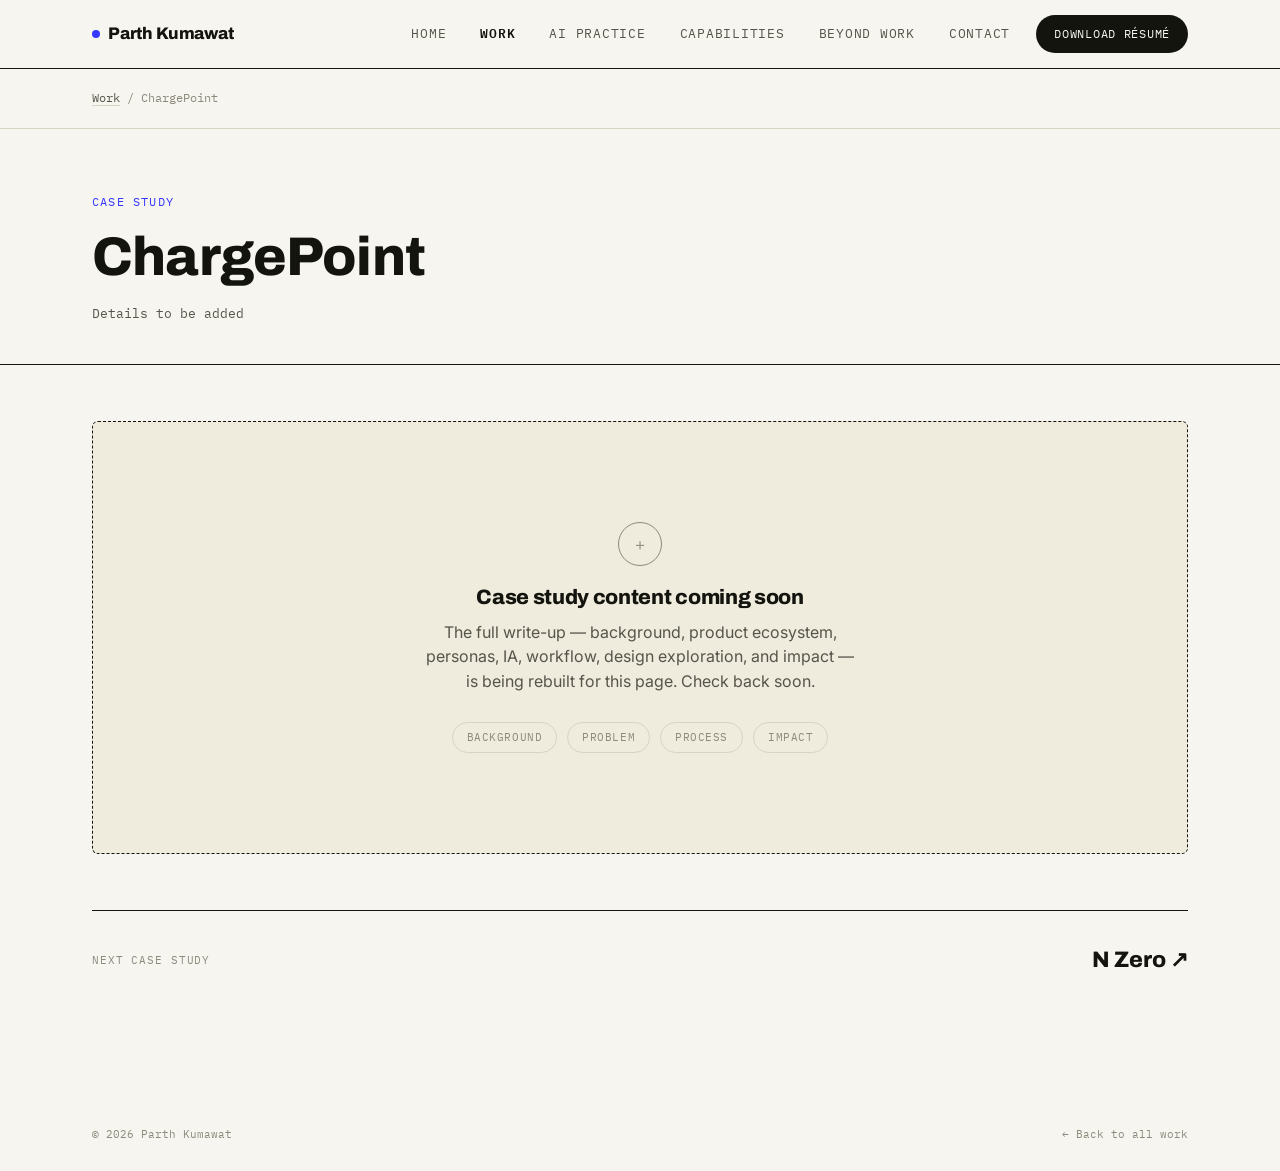
<file: case-studies/chargepoint.html>
<!DOCTYPE html>
<html lang="en">
<head>
<meta charset="UTF-8">
<meta name="viewport" content="width=device-width, initial-scale=1.0">
<title>ChargePoint — Case Study — Parth Kumawat</title>
<link rel="preconnect" href="https://fonts.googleapis.com">
<link rel="preconnect" href="https://fonts.gstatic.com" crossorigin>
<link href="https://fonts.googleapis.com/css2?family=Archivo:wght@700;800&family=Inter:wght@400;500;600&family=IBM+Plex+Mono:wght@400;500&display=swap" rel="stylesheet">
<style>
/* ===========================================================
   PARTH KUMAWAT — PORTFOLIO DESIGN SYSTEM v2
   "Dossier" editorial theme — paper, ink, one signal color.
   =========================================================== */

:root{
  --paper: #F7F5EF;
  --paper-2: #EFEBDD;
  --ink: #14140F;
  --ink-soft: #55554A;
  --ink-faint: #8B8A7C;
  --line: #D8D3C2;
  --line-strong: #14140F;
  --accent: #3538FF;
  --accent-ink: #F7F5EF;
  --tag-bg: #EAE6D6;
  --maxw: 1160px;
  --radius: 2px;
}

*{box-sizing:border-box;}
html{scroll-behavior:smooth;}
body{
  margin:0;
  background:var(--paper);
  color:var(--ink);
  font-family:'Inter', sans-serif;
  font-size:16px;
  line-height:1.55;
  -webkit-font-smoothing:antialiased;
}
h1,h2,h3,h4{
  font-family:'Archivo', sans-serif;
  font-weight:800;
  letter-spacing:-0.015em;
  line-height:1.12;
  margin:0;
  color:var(--ink);
}
a{color:inherit; text-decoration:none;}
img{max-width:100%; display:block;}
.mono{font-family:'IBM Plex Mono', monospace;}
::selection{background:var(--accent); color:var(--accent-ink);}

.wrap{max-width:var(--maxw); margin:0 auto; padding:0 32px;}
@media (max-width:640px){ .wrap{padding:0 20px;} }

/* ---------- TOP NAV ---------- */
.topnav{
  position:sticky; top:0; z-index:100;
  background:rgba(247,245,239,0.92);
  backdrop-filter:blur(8px);
  border-bottom:1.5px solid var(--line-strong);
}
.topnav .wrap{
  display:flex; align-items:center; justify-content:space-between;
  height:68px;
}
.topnav .brand{
  font-family:'Archivo', sans-serif; font-weight:800; font-size:1.05rem;
  letter-spacing:-0.01em;
  display:flex; align-items:center; gap:8px;
}
.topnav .brand .dot{width:8px; height:8px; border-radius:50%; background:var(--accent);}
.topnav nav{display:flex; align-items:center; gap:2px;}
.topnav nav a{
  font-family:'IBM Plex Mono', monospace; font-size:12.5px; text-transform:uppercase;
  letter-spacing:0.06em; color:var(--ink-soft);
  padding:10px 16px; border-radius:100px;
  transition:color .15s ease, background .15s ease;
}
.topnav nav a:hover{color:var(--ink); background:var(--paper-2);}
.topnav nav a.active{color:var(--ink); font-weight:600;}
.topnav .btn-resume{
  font-family:'IBM Plex Mono', monospace; font-size:12px; text-transform:uppercase;
  letter-spacing:0.06em;
  background:var(--ink); color:var(--paper);
  padding:10px 18px; border-radius:100px;
  margin-left:8px;
  transition:background .15s ease, transform .15s ease;
  white-space:nowrap;
}
.topnav .btn-resume:hover{background:var(--accent); transform:translateY(-1px);}
.nav-toggle{display:none; background:none; border:1.5px solid var(--ink); border-radius:6px; padding:8px 10px; cursor:pointer;}
.nav-toggle span{display:block; width:18px; height:2px; background:var(--ink); margin:3px 0;}
@media (max-width:860px){
  .topnav nav{
    position:fixed; top:68px; left:0; right:0;
    background:var(--paper);
    flex-direction:column; align-items:stretch;
    border-bottom:1.5px solid var(--line-strong);
    padding:8px 20px 20px;
    display:none;
  }
  .topnav nav.open{display:flex;}
  .topnav nav a{padding:14px 4px; border-bottom:1px solid var(--line);}
  .topnav .btn-resume{margin:12px 4px 0; text-align:center;}
  .nav-toggle{display:block;}
}

/* ---------- BREADCRUMB (case study pages) ---------- */
.breadcrumb{
  padding:20px 0;
  border-bottom:1px solid var(--line);
  font-family:'IBM Plex Mono', monospace; font-size:12px;
  color:var(--ink-faint);
}
.breadcrumb a{color:var(--ink-soft); border-bottom:1px solid var(--line);}
.breadcrumb a:hover{color:var(--accent); border-color:var(--accent);}

/* ---------- HERO ---------- */
.hero{padding:72px 0 56px; border-bottom:1.5px solid var(--line-strong);}

.hero-grid{display:grid; grid-template-columns:1.15fr 0.85fr; gap:40px; align-items:center;}
@media (max-width:900px){ .hero-grid{grid-template-columns:1fr;} }

.avatar-stage{
  perspective:900px;
  display:flex; align-items:center; justify-content:center;
  position:relative; min-height:340px;
}
.avatar-blob{
  position:absolute; width:340px; height:340px; border-radius:50%;
  background:radial-gradient(circle at 32% 28%, #5457FF 0%, #3538FF 45%, transparent 72%);
  opacity:0.18; filter:blur(6px);
  z-index:0;
}
.avatar-3d{
  position:relative; z-index:1;
  width:260px; transform-style:preserve-3d;
  transition:transform .25s cubic-bezier(.2,.7,.3,1);
  filter:drop-shadow(0 22px 30px rgba(20,20,15,0.18));
}
.avatar-svg{width:100%; height:auto; display:block;}
.avatar-tag{
  position:absolute; bottom:6px; left:50%; transform:translateX(-50%);
  font-family:'IBM Plex Mono'; font-size:10.5px; color:var(--ink-faint);
  background:var(--paper); padding:5px 12px; border:1px solid var(--line-strong); border-radius:100px;
  white-space:nowrap; z-index:2;
}
@media (prefers-reduced-motion: reduce){ .avatar-3d{transition:none;} }
.eyebrow{
  font-family:'IBM Plex Mono', monospace; font-size:12px; text-transform:uppercase;
  letter-spacing:0.12em; color:var(--accent);
  display:flex; align-items:center; gap:10px; margin-bottom:20px;
}
.eyebrow::before{content:''; width:24px; height:2px; background:var(--accent);}
h1.hero-title{
  font-size:clamp(2.4rem, 6vw, 4.6rem);
  line-height:0.98;
  max-width:14ch;
}
.hero-sub{
  margin-top:24px; font-size:1.2rem; color:var(--ink-soft);
  max-width:52ch; line-height:1.5;
}
.hero-badge{
  display:inline-flex; align-items:center; gap:8px;
  margin-top:24px;
  padding:8px 16px; border:1.5px solid var(--line-strong); border-radius:100px;
  font-family:'IBM Plex Mono', monospace; font-size:12px;
}
.hero-badge .dot{width:7px; height:7px; border-radius:50%; background:var(--accent);}
.hero-stats{display:flex; gap:40px; margin-top:44px; flex-wrap:wrap;}
.hero-stats div strong{
  display:block; font-family:'Archivo'; font-size:2.1rem; font-weight:800;
}
.hero-stats div span{
  font-family:'IBM Plex Mono'; font-size:11.5px; color:var(--ink-faint); text-transform:uppercase; letter-spacing:0.05em;
}

/* ---------- COMPANIES STRIP ---------- */
.companies{padding:32px 0; border-bottom:1.5px solid var(--line-strong);}
.companies .cs-label{
  font-family:'IBM Plex Mono'; font-size:11px; text-transform:uppercase;
  letter-spacing:0.1em; color:var(--ink-faint); margin-bottom:22px;
}
.logo-marquee{
  overflow:hidden; width:100%;
  -webkit-mask-image:linear-gradient(to right, transparent, black 6%, black 94%, transparent);
  mask-image:linear-gradient(to right, transparent, black 6%, black 94%, transparent);
}
.logo-track{
  display:flex; width:max-content;
  animation:logo-scroll 32s linear infinite;
}
.logo-track:hover{animation-play-state:paused;}
@keyframes logo-scroll{
  from{transform:translateX(0);}
  to{transform:translateX(-50%);}
}
@media (prefers-reduced-motion: reduce){
  .logo-track{animation:none;}
  .logo-marquee{overflow-x:auto;}
}
.logo-row{display:flex; flex-wrap:nowrap; flex-shrink:0;}
.logo-item{
  display:flex; align-items:center; gap:12px;
  padding:12px 24px; border-right:1px solid var(--line);
  white-space:nowrap;
}
.logo-item:last-child{border-right:none;}
.logo-item .lg-icon{width:24px; height:24px; flex-shrink:0; fill:var(--ink-faint); transition:fill .2s ease;}
.logo-item:hover .lg-icon{fill:var(--ink);}
.logo-item:hover .lg-icon.hp-mark{fill:#0096D6;}
.logo-item:hover .lg-icon.ford-mark{fill:#00274E;}
.logo-item:hover .lg-icon.wipro-mark{fill:#341C53;}
.logo-item:hover .lg-icon.salesforce-mark{fill:#00A1E0;}
.logo-item .lg-img{height:24px; width:auto; max-width:110px; object-fit:contain; flex-shrink:0; filter:grayscale(1) opacity(0.55); transition:filter .2s ease;}
.logo-item .lg-img.wide{max-width:120px;}
.logo-item:hover .lg-img{filter:grayscale(0) opacity(1);}
.logo-item .lg-placeholder{width:24px; height:24px; display:flex; align-items:center; justify-content:center; flex-shrink:0;}
.logo-item .lg-placeholder .dot{width:8px; height:8px; border-radius:50%; background:var(--line-strong); transition:background .2s ease;}
.logo-item:hover .lg-placeholder .dot{background:var(--accent);}
.logo-item .lg-text{display:flex; flex-direction:column;}
.logo-item .lg-name{font-family:'Archivo'; font-weight:700; font-size:1rem;}
.logo-item .lg-role{font-family:'IBM Plex Mono'; font-size:10px; color:var(--ink-faint); margin-top:2px;}


/* ---------- SECTION SCAFFOLDING ---------- */
section{padding:88px 0; border-bottom:1.5px solid var(--line-strong);}
section:last-of-type{border-bottom:none;}
.section-head{
  display:flex; justify-content:space-between; align-items:flex-start;
  gap:20px 48px; margin-bottom:56px; flex-wrap:wrap;
}
.section-head h2{font-size:clamp(1.8rem, 3.4vw, 2.6rem); max-width:16ch;}
.section-head p{color:var(--ink-soft); max-width:42ch; margin:0; font-size:1.02rem; padding-top:7px;}

/* ---------- FILTER TAGS (Work page) ---------- */
.filter-bar{display:flex; flex-wrap:wrap; gap:10px; margin-bottom:44px;}
.filter-tag{
  font-family:'IBM Plex Mono'; font-size:12px; text-transform:uppercase; letter-spacing:0.04em;
  padding:9px 16px; border:1.5px solid var(--line-strong); border-radius:100px;
  background:transparent; color:var(--ink); cursor:pointer;
  transition:background .15s ease, color .15s ease;
}
.filter-tag:hover{background:var(--paper-2);}
.filter-tag.active{background:var(--ink); color:var(--paper); border-color:var(--ink);}

/* ---------- CASE STUDY CARDS ---------- */
.case-grid{display:grid; grid-template-columns:repeat(2, 1fr); gap:1.5px; background:var(--line-strong); border:1.5px solid var(--line-strong);}
@media (max-width:860px){ .case-grid{grid-template-columns:1fr;} }
.case-card{
  background:var(--paper); padding:36px; display:flex; flex-direction:column; gap:18px;
  transition:background .18s ease;
  position:relative;
}
.case-card:hover{background:var(--paper-2);}
.case-card .cc-top{display:flex; justify-content:space-between; align-items:flex-start;}
.case-card .cc-index{font-family:'IBM Plex Mono'; font-size:12px; color:var(--ink-faint);}
.case-card .cc-arrow{
  font-family:'Archivo'; font-size:1.3rem; transition:transform .2s ease;
}
.case-card:hover .cc-arrow{transform:translate(4px,-4px);}
.case-card h3{font-size:1.5rem; line-height:1.15;}
.case-card .cc-meta{font-family:'IBM Plex Mono'; font-size:11.5px; color:var(--accent); text-transform:uppercase; letter-spacing:0.04em;}
.case-card p.cc-desc{color:var(--ink-soft); margin:0; font-size:0.98rem; flex-grow:1;}
.case-card .cc-tags{display:flex; flex-wrap:wrap; gap:8px; margin-top:4px;}
.case-card .cc-tags span{
  font-family:'IBM Plex Mono'; font-size:10.5px; color:var(--ink-soft);
  background:var(--tag-bg); padding:5px 10px; border-radius:100px;
}
.case-card .cc-stats{display:flex; gap:24px; padding-top:16px; border-top:1px solid var(--line);}
.case-card .cc-stats div strong{display:block; font-family:'Archivo'; font-size:1.3rem;}
.case-card .cc-stats div span{font-family:'IBM Plex Mono'; font-size:10px; color:var(--ink-faint);}
.case-card.dimmed{opacity:0.35; pointer-events:none;}

/* ---------- APPROACH PRINCIPLES ---------- */
.principle-list{display:flex; flex-direction:column;}
.principle{
  display:grid; grid-template-columns:64px 1fr; gap:24px;
  padding:28px 0; border-top:1px solid var(--line);
}
.principle:last-child{border-bottom:1px solid var(--line);}
.principle .num{font-family:'IBM Plex Mono'; color:var(--accent); font-size:13px; padding-top:4px;}
.principle h3{font-size:1.15rem; margin-bottom:8px; font-weight:700;}
.principle p{color:var(--ink-soft); margin:0;}

/* ---------- BENTO CAPABILITIES ---------- */
.bento{
  display:grid; grid-template-columns:repeat(6,1fr);
  grid-template-areas:
    "craft craft craft product product product"
    "craft craft craft stat stat stat"
    "research research research technical technical technical"
    "now now now now now now";
  gap:1.5px; background:var(--line-strong); border:1.5px solid var(--line-strong);
}
.bento-cell{background:var(--paper); padding:30px;}
.bento-cell.featured{background:var(--paper-2);}
.bento-craft{grid-area:craft;} .bento-product{grid-area:product;}
.bento-stat{grid-area:stat; display:flex; flex-direction:column; justify-content:center;}
.bento-research{grid-area:research;} .bento-technical{grid-area:technical;}
.bento-now{grid-area:now; display:flex; align-items:center; gap:16px; flex-wrap:wrap;}
@media (max-width:900px){
  .bento{grid-template-columns:1fr; grid-template-areas:"craft" "product" "stat" "research" "technical" "now";}
}
.bento-cell ul{list-style:none; margin:0; padding:0; display:flex; flex-direction:column; gap:11px;}
.bento-cell li{font-size:0.95rem; color:var(--ink-soft);}
.bento-cell .big-stat{font-family:'Archivo'; font-size:2.8rem; font-weight:800; line-height:1;}
.bento-cell .big-stat + span{display:block; margin-top:10px; font-family:'IBM Plex Mono'; font-size:12px; color:var(--ink-faint);}
.bento-now .now-dot{width:8px; height:8px; border-radius:50%; background:var(--accent); flex-shrink:0;}
.bento-now p{margin:0; color:var(--ink-soft); font-size:0.94rem;}
.bento-now .now-tag{font-family:'IBM Plex Mono'; font-size:11px; color:var(--ink-faint); text-transform:uppercase; letter-spacing:0.08em;}

/* ---------- CASE CARD ART + STATUS ---------- */
.cc-art{
  height:104px; margin:-6px 0 2px;
  display:flex; align-items:center; justify-content:flex-start;
}
.cc-art svg{height:100%; width:auto; overflow:visible;}
.cc-stroke{fill:none; stroke:var(--ink); stroke-width:2; stroke-linecap:round; stroke-linejoin:round;}
.cc-accent{fill:none; stroke:var(--accent); stroke-width:2; stroke-linecap:round; stroke-linejoin:round;}
.cc-fill-ink{fill:var(--ink);}
.cc-fill-accent{fill:var(--accent);}
.cc-faint{opacity:0.3;}

.case-card:hover .cc-pulse{animation:cc-pulse 1.6s ease-in-out infinite;}
@keyframes cc-pulse{
  0%,100%{opacity:1;}
  50%{opacity:0.35;}
}
.case-card:hover .cc-slide{animation:cc-slide 1.8s ease-in-out infinite;}
@keyframes cc-slide{
  0%,100%{transform:translateX(0);}
  50%{transform:translateX(6px);}
}
@media (prefers-reduced-motion: reduce){
  .cc-pulse,.cc-slide{animation:none !important;}
}

.cc-status{
  display:inline-flex; align-items:center; gap:7px;
  font-family:'IBM Plex Mono'; font-size:10.5px; text-transform:uppercase;
  letter-spacing:0.07em; color:var(--ink-faint);
  border:1px solid var(--line); border-radius:100px;
  padding:5px 11px; align-self:flex-start;
}
.cc-status .st-dot{
  width:6px; height:6px; border-radius:50%; background:var(--ink-faint);
}
.cc-status.live{color:var(--ink); border-color:var(--line-strong);}
.cc-status.live .st-dot{background:var(--accent);}

/* ---------- WORK SUMMARY ROW ---------- */
.work-summary{
  display:flex; gap:44px; flex-wrap:wrap;
  padding:26px 0 0;
}
.work-summary div strong{
  display:block; font-family:'Archivo'; font-size:1.9rem; font-weight:800; line-height:1;
}
.work-summary div span{
  font-family:'IBM Plex Mono'; font-size:11px; color:var(--ink-faint);
  text-transform:uppercase; letter-spacing:0.05em; margin-top:6px; display:block;
}

/* ---------- HERO CAREER VECTOR ---------- */
.career-stage{
  display:flex; align-items:center; justify-content:center;
  min-height:300px; width:100%;
}
.career-stage svg{width:100%; height:auto; overflow:visible;}

.cv-grid{stroke:var(--line); stroke-width:1;}
.cv-axis{stroke:var(--ink); stroke-width:2; stroke-linecap:round; opacity:0.35;}
.cv-label{
  font-family:'IBM Plex Mono', monospace; font-size:10px;
  fill:var(--ink-soft); letter-spacing:0.02em;
}
.cv-year{
  font-family:'IBM Plex Mono', monospace; font-size:8.5px;
  fill:var(--ink-faint);
}
.cv-goal-label{
  font-family:'IBM Plex Mono', monospace; font-size:9.5px;
  fill:var(--accent); letter-spacing:0.06em;
}

.cv-path{
  fill:none; stroke:var(--ink); stroke-width:2.4;
  stroke-linecap:round; stroke-linejoin:round;
  stroke-dasharray:520; stroke-dashoffset:520;
  animation:cv-draw 2.2s cubic-bezier(.4,.1,.3,1) forwards;
}
.cv-future{
  fill:none; stroke:var(--accent); stroke-width:2.4;
  stroke-linecap:round; stroke-dasharray:7 7;
  opacity:0; animation:cv-fade-in .7s ease 2.1s forwards, cv-march 1.4s linear 2.1s infinite;
}
.cv-arrow{
  fill:var(--accent); opacity:0;
  animation:cv-fade-in .5s ease 2.7s forwards;
}
.cv-node{
  fill:var(--paper); stroke:var(--ink); stroke-width:2.4;
  opacity:0; transform-box:fill-box; transform-origin:center;
  animation:cv-pop .5s cubic-bezier(.3,1.4,.5,1) forwards;
}
.cv-node-text{opacity:0; animation:cv-fade-in .5s ease forwards;}
.cv-n1{animation-delay:.35s;} .cv-n2{animation-delay:.7s;}
.cv-n3{animation-delay:1.05s;} .cv-n4{animation-delay:1.4s;}
.cv-n5{animation-delay:1.75s;}

.cv-goal{
  fill:none; stroke:var(--accent); stroke-width:2.4;
  opacity:0; transform-box:fill-box; transform-origin:center;
  animation:cv-fade-in .5s ease 2.8s forwards, cv-ring 2.6s ease-in-out 3.2s infinite;
}
.cv-goal-core{
  fill:var(--accent); opacity:0;
  animation:cv-fade-in .5s ease 2.9s forwards;
}
.cv-spark{
  stroke:var(--accent); stroke-width:2; stroke-linecap:round; fill:none;
  opacity:0; animation:cv-spark 2.6s ease-in-out 3.4s infinite;
}

@keyframes cv-draw{ to{stroke-dashoffset:0;} }
@keyframes cv-fade-in{ to{opacity:1;} }
@keyframes cv-pop{
  0%{opacity:0; transform:scale(.2);}
  100%{opacity:1; transform:scale(1);}
}
@keyframes cv-march{ to{stroke-dashoffset:-28;} }
@keyframes cv-ring{
  0%,100%{transform:scale(1); opacity:1;}
  50%{transform:scale(1.18); opacity:.45;}
}
@keyframes cv-spark{
  0%,100%{opacity:0;}
  40%,60%{opacity:.9;}
}
@media (prefers-reduced-motion: reduce){
  .cv-path,.cv-future,.cv-arrow,.cv-node,.cv-node-text,.cv-goal,.cv-goal-core,.cv-spark{
    animation:none; opacity:1; stroke-dashoffset:0;
  }
}

/* ---------- CASE STUDY CONTENT ---------- */
.cs-meta-bar{
  display:grid; grid-template-columns:repeat(4,1fr); gap:1.5px;
  background:var(--line-strong); border:1.5px solid var(--line-strong);
  margin-top:36px;
}
@media (max-width:760px){ .cs-meta-bar{grid-template-columns:repeat(2,1fr);} }
.cs-meta-cell{background:var(--paper); padding:20px;}
.cs-meta-cell .k{
  font-family:'IBM Plex Mono'; font-size:10px; text-transform:uppercase;
  letter-spacing:0.08em; color:var(--ink-faint); display:block; margin-bottom:6px;
}
.cs-meta-cell .v{font-family:'Archivo'; font-weight:700; font-size:0.98rem; line-height:1.3;}

.cs-block{padding:64px 0; border-bottom:1px solid var(--line);}
.cs-block:last-child{border-bottom:none;}
.sub-label{
  font-family:'IBM Plex Mono'; font-size:12px; text-transform:uppercase;
  letter-spacing:0.1em; color:var(--accent); display:block; margin-bottom:20px; font-weight:500;
}
.cs-lede{font-size:1.05rem; color:var(--ink-soft); max-width:70ch; margin:0 0 8px;}
.cs-block h2{font-size:1.7rem; margin-bottom:16px; max-width:20ch;}

.eco-grid{
  display:grid; grid-template-columns:repeat(3,1fr); gap:1.5px;
  background:var(--line-strong); border:1.5px solid var(--line-strong); margin-top:28px;
}
@media (max-width:860px){ .eco-grid{grid-template-columns:1fr;} }
.eco-card{background:var(--paper); padding:28px;}
.eco-card .tag-mini{
  font-family:'IBM Plex Mono'; font-size:11px; color:var(--accent);
  display:block; margin-bottom:10px; letter-spacing:0.04em;
}
.eco-card h3{font-size:1.1rem; margin-bottom:16px;}
.eco-card .label{
  display:block; font-family:'IBM Plex Mono'; font-size:10px; text-transform:uppercase;
  color:var(--ink-faint); margin:16px 0 5px; letter-spacing:0.06em;
}
.eco-card .label:first-of-type{margin-top:0;}
.eco-card p{margin:0; color:var(--ink-soft); font-size:0.9rem;}

.persona-grid{
  display:grid; grid-template-columns:repeat(auto-fit,minmax(240px,1fr)); gap:1.5px;
  background:var(--line-strong); border:1.5px solid var(--line-strong); margin-top:28px;
}
.persona-card{background:var(--paper); padding:28px;}
.persona-card .ptag{
  font-family:'IBM Plex Mono'; font-size:11px; color:var(--accent); display:block; margin-bottom:8px;
}
.persona-card h3{font-size:1.1rem; margin-bottom:4px;}
.persona-card .psub{color:var(--ink-faint); font-size:0.84rem; display:block; margin-bottom:18px;}
.persona-card .label{
  display:block; font-family:'IBM Plex Mono'; font-size:10px; text-transform:uppercase;
  color:var(--ink-faint); margin:16px 0 7px; letter-spacing:0.06em;
}
.persona-card .label:first-of-type{margin-top:0;}
.persona-card ul{margin:0; padding-left:16px; color:var(--ink-soft); font-size:0.88rem; display:flex; flex-direction:column; gap:6px;}

.flow-chain{display:flex; flex-wrap:wrap; align-items:stretch; margin-top:28px;}
.flow-step{
  flex:1 1 150px; min-width:140px; padding:18px 20px;
  border:1.5px solid var(--line-strong); margin-right:-1.5px;
  display:flex; flex-direction:column; gap:8px; background:var(--paper);
}
.flow-step .fs-num{font-family:'IBM Plex Mono'; font-size:11px; color:var(--accent);}
.flow-step h3{font-size:0.95rem; font-weight:700; margin:0;}
@media (max-width:760px){
  .flow-chain{flex-direction:column;}
  .flow-step{margin-right:0; margin-bottom:-1.5px;}
}

.impact-grid{
  display:grid; grid-template-columns:repeat(auto-fit,minmax(230px,1fr)); gap:1.5px;
  background:var(--line-strong); border:1.5px solid var(--line-strong); margin-top:28px;
}
.impact-card{background:var(--paper); padding:26px;}
.impact-card .ic-label{
  font-family:'IBM Plex Mono'; font-size:11px; color:var(--accent);
  text-transform:uppercase; letter-spacing:0.06em; display:block; margin-bottom:10px;
}
.impact-card p{margin:0; color:var(--ink-soft); font-size:0.9rem;}

.role-split{display:grid; grid-template-columns:1fr 1fr; gap:36px; margin-top:28px;}
@media (max-width:760px){ .role-split{grid-template-columns:1fr; gap:24px;} }
.role-split .label{
  display:block; font-family:'IBM Plex Mono'; font-size:11px; text-transform:uppercase;
  color:var(--ink-faint); margin-bottom:14px; letter-spacing:0.06em;
}
.role-split ul{margin:0; padding-left:18px; color:var(--ink-soft); font-size:0.92rem; display:flex; flex-direction:column; gap:9px;}

.ia-tree{font-family:'IBM Plex Mono'; font-size:0.86rem; margin-top:28px;}
.ia-tree .root{
  font-family:'Archivo'; font-weight:700; font-size:1rem; display:block; margin-bottom:16px;
}
.ia-branches{display:grid; grid-template-columns:repeat(3,1fr); gap:24px;}
@media (max-width:860px){ .ia-branches{grid-template-columns:1fr;} }
.ia-branch{border-left:2px solid var(--line-strong); padding-left:16px;}
.ia-branch .app{color:var(--accent); font-weight:500; display:block; margin-bottom:10px;}
.ia-branch ul{list-style:none; margin:0; padding:0; display:flex; flex-direction:column; gap:7px; color:var(--ink-soft);}

/* before/after compare */
.compare{
  position:relative; border:1.5px solid var(--line-strong); overflow:hidden;
  cursor:ew-resize; user-select:none; background:var(--paper-2);
  aspect-ratio:16/9; margin-top:28px;
}
.compare img.base{display:block; width:100%; height:100%; object-fit:cover;}
.compare .compare-after{
  position:absolute; top:0; left:0; height:100%; width:50%;
  overflow:hidden; border-right:2px solid var(--accent);
}
.compare .compare-after img{
  position:absolute; top:0; left:0;
  width:var(--compare-w,1000px); max-width:none; height:100%; object-fit:cover;
}
.compare-handle{
  position:absolute; top:50%; left:50%; width:40px; height:40px;
  background:var(--accent); border-radius:50%; transform:translate(-50%,-50%);
  display:flex; align-items:center; justify-content:center;
  font-family:'IBM Plex Mono'; font-size:15px; color:var(--accent-ink); pointer-events:none;
}
.compare-label{
  position:absolute; bottom:14px; font-family:'IBM Plex Mono'; font-size:10px;
  text-transform:uppercase; letter-spacing:0.06em; color:var(--paper);
  background:rgba(20,20,15,0.75); padding:5px 10px; pointer-events:none;
}
.compare-label.left{left:14px;} .compare-label.right{right:14px;}
.artifact-caption{margin-top:12px; font-family:'IBM Plex Mono'; font-size:11px; color:var(--ink-faint);}

/* next / prev case study nav */
.cs-next{
  display:flex; justify-content:space-between; align-items:center; gap:20px;
  padding:32px 0; border-top:1.5px solid var(--line-strong); flex-wrap:wrap;
}
.cs-next .nx-label{font-family:'IBM Plex Mono'; font-size:11px; color:var(--ink-faint); text-transform:uppercase; letter-spacing:0.08em;}
.cs-next a{font-family:'Archivo'; font-weight:800; font-size:1.4rem; transition:color .15s ease;}
.cs-next a:hover{color:var(--accent);}

/* ---------- DEMOGRAPHIC CHART ---------- */
.demo-chart{margin-top:32px;}
.demo-chart svg{width:100%; height:auto; display:block; overflow:visible;}
.dc-bar{fill:var(--line); transition:fill .2s ease;}
.dc-bar.peak{fill:var(--accent);}
.dc-bar-group:hover .dc-bar{fill:var(--ink);}
.dc-bar-anim{
  transform-box:fill-box; transform-origin:bottom;
  animation:dc-grow 1s cubic-bezier(.2,.8,.3,1) forwards;
  transform:scaleY(0);
}
.dc-b1{animation-delay:.05s;} .dc-b2{animation-delay:.15s;}
.dc-b3{animation-delay:.25s;} .dc-b4{animation-delay:.35s;} .dc-b5{animation-delay:.45s;}
@keyframes dc-grow{to{transform:scaleY(1);}}
.dc-pct{font-family:'Archivo'; font-weight:800; font-size:15px; fill:var(--ink);}
.dc-pct.peak{fill:var(--accent);}
.dc-age{font-family:'IBM Plex Mono'; font-size:11px; fill:var(--ink); font-weight:500;}
.dc-note{font-family:'Inter'; font-size:9.5px; fill:var(--ink-faint);}
.dc-axis{stroke:var(--line-strong); stroke-width:1.5;}
@media (prefers-reduced-motion: reduce){ .dc-bar-anim{animation:none; transform:scaleY(1);} }

/* ---------- JOURNEY MAP ---------- */
.jmap-scroll{overflow-x:auto; margin-top:32px; padding-bottom:8px;}
.jmap{
  display:grid; grid-template-columns:112px repeat(5, minmax(168px,1fr));
  gap:1.5px; background:var(--line-strong);
  border:1.5px solid var(--line-strong); min-width:1000px;
}
.jm-cell{background:var(--paper); padding:14px 14px;}
.jm-cell.head{
  background:var(--ink); color:var(--paper);
  font-family:'Archivo'; font-weight:700; font-size:0.92rem;
  display:flex; align-items:center;
}
.jm-cell.rowlabel{
  background:var(--paper-2);
  font-family:'IBM Plex Mono'; font-size:10px; text-transform:uppercase;
  letter-spacing:0.06em; color:var(--ink-soft); display:flex; align-items:center;
}
.jm-cell ul{margin:0; padding-left:14px; display:flex; flex-direction:column; gap:6px;}
.jm-cell li{font-size:0.82rem; color:var(--ink-soft); line-height:1.4;}
.jm-cell.pos li{color:var(--ink);}
.jm-dot{
  display:inline-block; width:6px; height:6px; border-radius:50%;
  margin-right:6px; vertical-align:middle;
}
.jm-dot.neg{background:#C0492F;} .jm-dot.pos{background:var(--accent);}
.jmap-hint{
  font-family:'IBM Plex Mono'; font-size:10.5px; color:var(--ink-faint); margin-top:10px;
}

/* ---------- TEAM COMPOSITION ---------- */
.team-split{display:grid; grid-template-columns:1fr 1fr; gap:1.5px; background:var(--line-strong); border:1.5px solid var(--line-strong); margin-top:28px;}
@media (max-width:700px){ .team-split{grid-template-columns:1fr;} }
.team-col{background:var(--paper); padding:26px;}
.team-col .tc-label{
  font-family:'IBM Plex Mono'; font-size:10px; text-transform:uppercase;
  letter-spacing:0.08em; color:var(--ink-faint); display:block; margin-bottom:16px;
}
.team-col ul{list-style:none; margin:0; padding:0; display:flex; flex-direction:column; gap:10px;}
.team-col li{display:flex; align-items:center; gap:10px; font-size:0.92rem; color:var(--ink-soft);}
.team-col li .tc-bullet{width:7px; height:7px; border-radius:50%; background:var(--line-strong); flex-shrink:0;}
.team-col li.me{font-weight:600; color:var(--ink);}
.team-col li.me .tc-bullet{background:var(--accent); box-shadow:0 0 0 4px rgba(53,56,255,0.14);}

/* ---------- WIP VISUAL SLOTS ---------- */
.slot-grid{display:grid; grid-template-columns:repeat(auto-fit,minmax(200px,1fr)); gap:14px; margin-top:28px;}
.slot{
  border:1.5px dashed var(--line-strong); border-radius:4px;
  background:var(--paper-2); padding:28px 18px; text-align:center;
}
.slot .s-name{
  font-family:'IBM Plex Mono'; font-size:11px; text-transform:uppercase;
  letter-spacing:0.06em; color:var(--ink-soft); display:block;
}
.slot .s-sub{font-family:'Inter'; font-size:11px; color:var(--ink-faint); margin-top:6px; display:block;}

/* ---------- HOBBIES ---------- */
.hobby-grid{
  display:grid; grid-template-columns:repeat(3, 1fr);
  gap:1.5px; background:var(--line-strong);
  border:1.5px solid var(--line-strong);
}
@media (max-width:820px){ .hobby-grid{grid-template-columns:1fr;} }
.hobby-card{
  background:var(--paper); padding:36px 30px 30px;
  display:flex; flex-direction:column; gap:16px;
  transition:background .2s ease;
}
.hobby-card:hover{background:var(--paper-2);}
.hobby-art{height:150px; display:flex; align-items:center; justify-content:center;}
.hobby-art svg{width:100%; height:100%; overflow:visible;}
.hobby-card h3{font-size:1.15rem;}
.hobby-card p{margin:0; color:var(--ink-soft); font-size:0.94rem;}
.hobby-card .hobby-tag{
  font-family:'IBM Plex Mono'; font-size:11px; color:var(--accent);
  text-transform:uppercase; letter-spacing:0.08em;
}

/* shared stroke styling */
.hb-stroke{fill:none; stroke:var(--ink); stroke-width:2; stroke-linecap:round; stroke-linejoin:round;}
.hb-accent{fill:none; stroke:var(--accent); stroke-width:2; stroke-linecap:round; stroke-linejoin:round;}
.hb-fill-accent{fill:var(--accent);}
.hb-fill-ink{fill:var(--ink);}

/* --- HIKING: path draws itself, then hiker dot travels it --- */
.hike-path{
  stroke-dasharray:300; stroke-dashoffset:300;
  animation:hb-draw 2.4s ease forwards;
}
.hike-walker{
  offset-path:path('M12,116 C48,104 62,74 96,66 C130,58 146,38 186,30');
  offset-distance:0%;
  animation:hb-walk 5s ease-in-out 1.6s infinite;
}
@keyframes hb-walk{
  0%{offset-distance:0%; opacity:0;}
  8%{opacity:1;}
  92%{opacity:1;}
  100%{offset-distance:100%; opacity:0;}
}
.hike-sun{transform-origin:center; animation:hb-pulse 4s ease-in-out infinite;}
@keyframes hb-pulse{
  0%,100%{opacity:0.5; transform:scale(1);}
  50%{opacity:1; transform:scale(1.08);}
}

/* --- SPORTS: ball arcs and bounces --- */
.ball-group{animation:hb-bounce 2.6s cubic-bezier(.5,.05,.5,.95) infinite;}
@keyframes hb-bounce{
  0%,100%{transform:translateY(0);}
  50%{transform:translateY(-46px);}
}
.ball-spin{transform-origin:center; animation:hb-spin 2.6s linear infinite;}
@keyframes hb-spin{ from{transform:rotate(0deg);} to{transform:rotate(360deg);} }
.ball-shadow{animation:hb-shadow 2.6s cubic-bezier(.5,.05,.5,.95) infinite;}
@keyframes hb-shadow{
  0%,100%{opacity:0.22; transform:scaleX(1);}
  50%{opacity:0.07; transform:scaleX(0.6);}
}

/* --- SKETCHING: pencil traces a line that draws --- */
.sketch-line{
  stroke-dasharray:260; stroke-dashoffset:260;
  animation:hb-sketch 4.5s ease-in-out infinite;
}
@keyframes hb-sketch{
  0%{stroke-dashoffset:260;}
  55%{stroke-dashoffset:0;}
  85%{stroke-dashoffset:0; opacity:1;}
  100%{stroke-dashoffset:0; opacity:0;}
}
.sketch-pencil{
  offset-path:path('M16,104 C44,44 70,120 100,62 C128,10 154,96 186,44');
  offset-distance:0%; offset-rotate:auto;
  animation:hb-pencil 4.5s ease-in-out infinite;
}
@keyframes hb-pencil{
  0%{offset-distance:0%; opacity:1;}
  55%{offset-distance:100%; opacity:1;}
  70%{opacity:0;}
  100%{offset-distance:100%; opacity:0;}
}
@keyframes hb-draw{ to{stroke-dashoffset:0;} }

@media (prefers-reduced-motion: reduce){
  .hike-path, .hike-walker, .hike-sun,
  .ball-group, .ball-spin, .ball-shadow,
  .sketch-line, .sketch-pencil{
    animation:none; stroke-dashoffset:0; offset-distance:60%; opacity:1;
  }
}

/* ---------- EXPERIENCE TIMELINE ---------- */
.timeline{margin-top:0;}
.tl-item{
  display:grid; grid-template-columns:170px 1fr 140px; gap:24px;
  padding:26px 0; border-top:1px solid var(--line); align-items:baseline;
}
.tl-item:last-child{border-bottom:1px solid var(--line);}
@media (max-width:760px){ .tl-item{grid-template-columns:1fr; gap:6px;} }
.tl-date{font-family:'IBM Plex Mono'; font-size:12px; color:var(--accent);}
.tl-role h3{font-size:1.1rem; margin-bottom:4px; font-weight:700;}
.tl-role p{margin:0; color:var(--ink-soft); font-size:0.9rem;}
.tl-loc{font-family:'IBM Plex Mono'; font-size:12px; color:var(--ink-faint); text-align:right;}
@media (max-width:760px){ .tl-loc{text-align:left;} }

/* ---------- CONTACT ---------- */
.contact-grid{display:grid; grid-template-columns:1.2fr 0.8fr; gap:50px;}
@media (max-width:860px){ .contact-grid{grid-template-columns:1fr;} }
.contact-links{display:flex; flex-direction:column; margin-top:32px;}
.contact-links a{
  display:flex; justify-content:space-between; align-items:center;
  padding:18px 0; border-top:1px solid var(--line);
  font-family:'Archivo'; font-weight:700; font-size:1.05rem;
  transition:color .15s ease;
}
.contact-links a:last-child{border-bottom:1px solid var(--line);}
.contact-links a:hover{color:var(--accent);}
.contact-links a span.mono{color:var(--ink-faint); font-size:12px; font-family:'IBM Plex Mono'; font-weight:400;}

footer.site-footer{
  padding:28px 0; display:flex; justify-content:space-between; flex-wrap:wrap; gap:10px;
  font-family:'IBM Plex Mono'; font-size:11px; color:var(--ink-faint);
}

/* ---------- BLANK / PLACEHOLDER CASE STUDY PAGE ---------- */
.cs-hero{padding:64px 0 48px; border-bottom:1.5px solid var(--line-strong);}
.cs-hero .cs-tag{font-family:'IBM Plex Mono'; font-size:12px; color:var(--accent); text-transform:uppercase; letter-spacing:0.1em; margin-bottom:16px; display:block;}
.cs-hero h1{font-size:clamp(2rem,5vw,3.4rem); max-width:18ch;}
.cs-hero .cs-role{font-family:'IBM Plex Mono'; font-size:13px; color:var(--ink-soft); margin-top:16px; display:block;}
.placeholder-block{
  padding:100px 32px; margin:56px 0; text-align:center;
  border:1.5px dashed var(--line-strong); border-radius:6px;
  background:var(--paper-2);
}
.placeholder-block .ph-icon{
  width:44px; height:44px; margin:0 auto 20px; border:1.5px solid var(--ink-faint); border-radius:50%;
  display:flex; align-items:center; justify-content:center; font-family:'IBM Plex Mono'; color:var(--ink-faint);
}
.placeholder-block h3{font-size:1.3rem; margin-bottom:10px;}
.placeholder-block p{color:var(--ink-soft); max-width:44ch; margin:0 auto;}
.ph-section-list{
  display:flex; flex-wrap:wrap; gap:10px; justify-content:center; margin-top:28px;
}
.ph-section-list span{
  font-family:'IBM Plex Mono'; font-size:11px; text-transform:uppercase; letter-spacing:0.05em;
  color:var(--ink-faint); border:1px solid var(--line); border-radius:100px; padding:6px 14px;
}

/* ---------- BACK-TO-TOP / PROGRESS ---------- */
.progress-bar{
  position:fixed; top:0; left:0; height:3px; background:var(--accent); z-index:200; width:0%;
  transition:width .1s ease-out;
}

/* ---------- REVEAL ---------- */
.reveal{opacity:0; transform:translateY(16px); transition:opacity .6s ease, transform .6s ease;}
.reveal.in{opacity:1; transform:translateY(0);}
@media (prefers-reduced-motion: reduce){
  .reveal{opacity:1; transform:none; transition:none;}
  html{scroll-behavior:auto;}
}

</style>
</head>
<body>
<div class="progress-bar"></div>

<header class="topnav">
  <div class="wrap">
    <a href="../index.html" class="brand"><span class="dot"></span> Parth Kumawat</a>
    <button class="nav-toggle" aria-label="Menu"><span></span><span></span><span></span></button>
    <nav>
      <a href="../index.html">Home</a>
      <a href="../work.html" class="active">Work</a>
      <a href="../index.html#ai">AI practice</a>
      <a href="../index.html#capabilities">Capabilities</a>
      <a href="../index.html#hobbies">Beyond work</a>
      <a href="../index.html#contact">Contact</a>
      <a href="../assets/Parth-Kumawat-Resume.pdf" download="Parth-Kumawat-Resume.pdf" class="btn-resume">Download Résumé</a>
    </nav>
  </div>
</header>

<div class="breadcrumb">
  <div class="wrap"><a href="../work.html">Work</a> / ChargePoint</div>
</div>

<main>
  <section class="cs-hero" style="border-bottom:1.5px solid var(--line-strong); padding-bottom:40px;">
    <div class="wrap">
      <span class="cs-tag">Case study</span>
      <h1>ChargePoint</h1>
      <span class="cs-role">Details to be added</span>
    </div>
  </section>

  <section style="padding-top:0;">
    <div class="wrap">
      <div class="placeholder-block reveal">
        <div class="ph-icon">＋</div>
        <h3>Case study content coming soon</h3>
        <p>The full write-up — background, product ecosystem, personas, IA, workflow, design exploration, and impact — is being rebuilt for this page. Check back soon.</p>
        <div class="ph-section-list">
          <span>Background</span>
          <span>Problem</span>
          <span>Process</span>
          <span>Impact</span>
        </div>
      </div>
      <div class="cs-next">
        <span class="nx-label">Next case study</span>
        <a href="n-zero.html">N Zero ↗</a>
      </div>
    </div>
  </section>
</main>

<div class="wrap">
  <footer class="site-footer">
    <span>© 2026 Parth Kumawat</span>
    <span><a href="../work.html" style="color:inherit;">← Back to all work</a></span>
  </footer>
</div>

<script>
// ===== Mobile nav toggle =====
(function(){
  const toggle = document.querySelector('.nav-toggle');
  const nav = document.querySelector('.topnav nav');
  if(!toggle || !nav) return;
  toggle.addEventListener('click', () => nav.classList.toggle('open'));
  nav.querySelectorAll('a').forEach(a => a.addEventListener('click', () => nav.classList.remove('open')));
})();

// ===== Scroll progress bar =====
(function(){
  const bar = document.querySelector('.progress-bar');
  if(!bar) return;
  window.addEventListener('scroll', () => {
    const h = document.documentElement;
    const scrolled = (h.scrollTop) / (h.scrollHeight - h.clientHeight) * 100;
    bar.style.width = scrolled + '%';
  });
})();

// ===== Reveal on scroll =====
(function(){
  const els = document.querySelectorAll('.reveal');
  if(!els.length) return;
  const io = new IntersectionObserver((entries) => {
    entries.forEach(e => {
      if(e.isIntersecting){ e.target.classList.add('in'); io.unobserve(e.target); }
    });
  }, {threshold:0.12});
  els.forEach(el => io.observe(el));
})();

// ===== Case study tag filter (work.html) =====
(function(){
  const bar = document.querySelector('.filter-bar');
  const cards = document.querySelectorAll('[data-tags]');
  if(!bar || !cards.length) return;
  bar.addEventListener('click', (e) => {
    const btn = e.target.closest('.filter-tag');
    if(!btn) return;
    bar.querySelectorAll('.filter-tag').forEach(b => b.classList.remove('active'));
    btn.classList.add('active');
    const filter = btn.dataset.filter;
    cards.forEach(card => {
      const tags = card.dataset.tags.split(',');
      const show = filter === 'all' || tags.includes(filter);
      card.classList.toggle('dimmed', !show);
    });
  });
})();

// ===== 3D avatar tilt =====
(function(){
  const stage = document.querySelector('.avatar-stage');
  const card = document.querySelector('.avatar-3d');
  if(!stage || !card) return;
  if(window.matchMedia('(prefers-reduced-motion: reduce)').matches) return;
  if(!window.matchMedia('(pointer:fine)').matches) return;
  stage.addEventListener('mousemove', (e) => {
    const r = stage.getBoundingClientRect();
    const px = (e.clientX - r.left) / r.width - 0.5;
    const py = (e.clientY - r.top) / r.height - 0.5;
    card.style.transform = `rotateY(${px*22}deg) rotateX(${-py*22}deg)`;
  });
  stage.addEventListener('mouseleave', () => {
    card.style.transform = 'rotateY(0deg) rotateX(0deg)';
  });
})();

// ===== Before/after compare slider =====
(function(){
  const wrap = document.getElementById('msCompare');
  const after = document.getElementById('msCompareAfter');
  if(!wrap || !after) return;
  function setWidth(){
    wrap.style.setProperty('--compare-w', wrap.getBoundingClientRect().width + 'px');
  }
  function setSplit(clientX){
    const r = wrap.getBoundingClientRect();
    let pct = ((clientX - r.left) / r.width) * 100;
    pct = Math.max(4, Math.min(96, pct));
    after.style.width = pct + '%';
    wrap.querySelector('.compare-handle').style.left = pct + '%';
  }
  setWidth();
  window.addEventListener('resize', setWidth);
  let dragging = false;
  wrap.addEventListener('pointerdown', e => { dragging = true; setSplit(e.clientX); });
  window.addEventListener('pointermove', e => { if(dragging) setSplit(e.clientX); });
  window.addEventListener('pointerup', () => dragging = false);
  wrap.addEventListener('touchmove', e => { if(e.touches[0]) setSplit(e.touches[0].clientX); }, {passive:true});
})();

</script>
</body>
</html>
</file>
